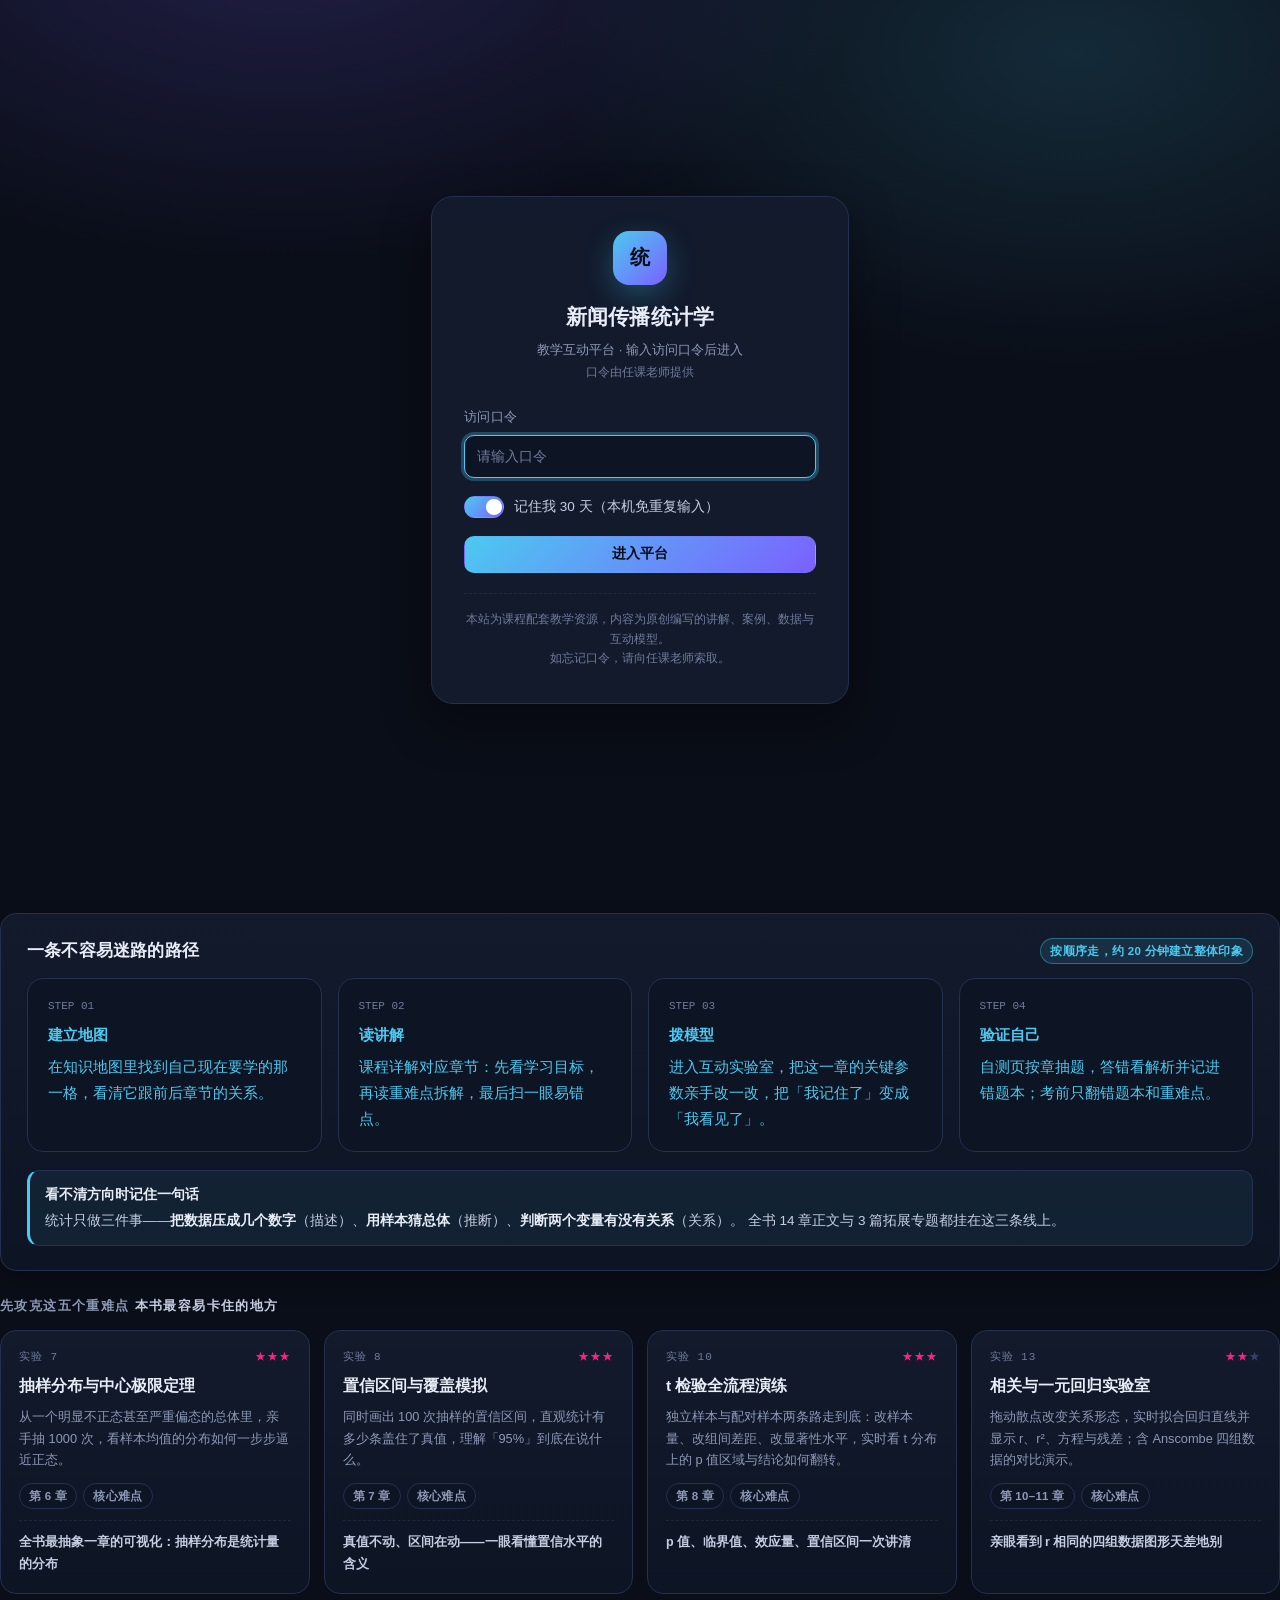
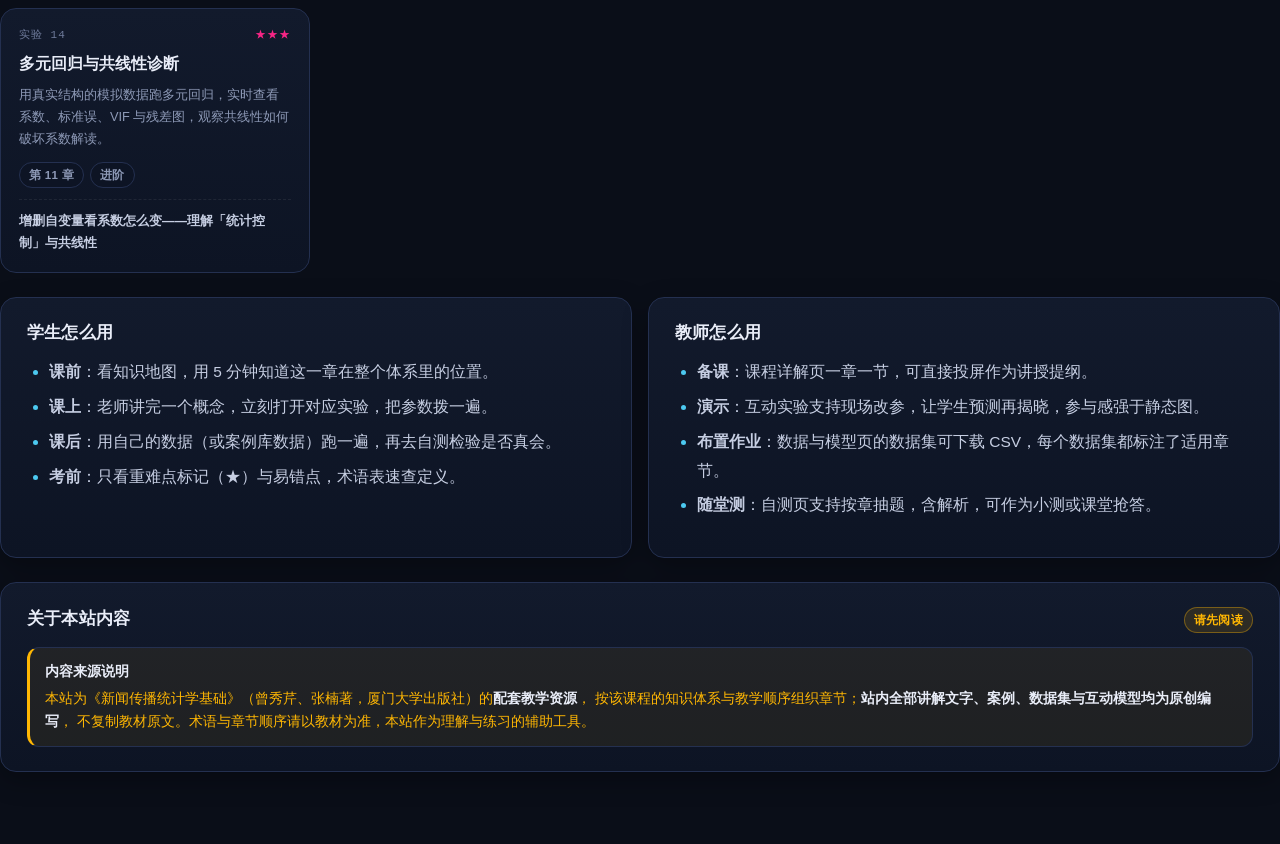
<file: index.html>
<!DOCTYPE html>
<html lang="zh-CN" data-theme="dark">
<head>
<meta charset="UTF-8">
<meta name="viewport" content="width=device-width,initial-scale=1">
<title>首页 · 新闻传播统计学教学互动平台</title>
<meta name="description" content="新闻传播统计学基础课程配套教学互动平台：知识地图、14 章详解与 3 篇拓展专题、18 个互动实验、案例库、数据集与模型、自测与术语速查。">
<link rel="stylesheet" href="assets/css/main.css">
</head>
<body>

<header data-topbar></header>

<main class="wrap page" role="main">

  <!-- ============ 首屏 ============ -->
  <section class="hero">
    <span class="eyebrow">厦门大学出版社《新闻传播统计学基础》配套教学资源</span>
    <h1>把统计<span class="gr">讲清楚</span>，<br>让新闻传播的学生不怕公式</h1>
    <p>14 章正文 + 3 篇拓展专题 · 18 个可拖动的互动实验 · 18 个真实情境案例 · 8 组可直接上手的数据集。
       每一处重难点都配了能亲手拨动的模型，抽象概念先看见，再理解。</p>
    <p class="tagline">KNOWLEDGE MAP · INTERACTIVE LAB · CASES · DATA · QUIZ</p>
    <div class="row mt24" style="justify-content:center">
      <a class="btn primary" href="map.html">从知识地图开始</a>
      <a class="btn" href="lab.html">直接进入互动实验室</a>
      <a class="btn ghost" href="about.html">使用说明</a>
    </div>
  </section>

  <!-- ============ 关键数字 ============ -->
  <section class="grid g4 mt18" id="kpiRow"></section>

  <!-- ============ 六大板块 ============ -->
  <section class="mt24">
    <div class="sect-title">平台六个入口 <b>按学习阶段划分，不必一次看完</b></div>
    <div class="grid g3" id="entryGrid"></div>
  </section>

  <!-- ============ 建议学习路径 ============ -->
  <section class="card pad-l mt24">
    <div class="card-h">
      <h2>一条不容易迷路的路径</h2>
      <span class="spacer"></span>
      <span class="badge acc">按顺序走，约 20 分钟建立整体印象</span>
    </div>
    <div class="grid g4" id="pathGrid"></div>
    <div class="callout info mt18">
      <span class="ttl">看不清方向时记住一句话</span>
      统计只做三件事——<b>把数据压成几个数字</b>（描述）、<b>用样本猜总体</b>（推断）、<b>判断两个变量有没有关系</b>（关系）。
      全书 14 章正文与 3 篇拓展专题都挂在这三条线上。
    </div>
  </section>

  <!-- ============ 重难点速览 ============ -->
  <section class="mt24">
    <div class="sect-title">先攻克这五个重难点 <b>本书最容易卡住的地方</b></div>
    <div class="mod-grid" id="keyLabGrid"></div>
  </section>

  <!-- ============ 师生用法 ============ -->
  <section class="grid g2 mt24">
    <div class="card pad-l">
      <div class="card-h"><h2>学生怎么用</h2></div>
      <div class="prose">
        <ul>
          <li><b>课前</b>：看知识地图，用 5 分钟知道这一章在整个体系里的位置。</li>
          <li><b>课上</b>：老师讲完一个概念，立刻打开对应实验，把参数拨一遍。</li>
          <li><b>课后</b>：用自己的数据（或案例库数据）跑一遍，再去自测检验是否真会。</li>
          <li><b>考前</b>：只看重难点标记（★）与易错点，术语表速查定义。</li>
        </ul>
      </div>
    </div>
    <div class="card pad-l">
      <div class="card-h"><h2>教师怎么用</h2></div>
      <div class="prose">
        <ul>
          <li><b>备课</b>：课程详解页一章一节，可直接投屏作为讲授提纲。</li>
          <li><b>演示</b>：互动实验支持现场改参，让学生预测再揭晓，参与感强于静态图。</li>
          <li><b>布置作业</b>：数据与模型页的数据集可下载 CSV，每个数据集都标注了适用章节。</li>
          <li><b>随堂测</b>：自测页支持按章抽题，含解析，可作为小测或课堂抢答。</li>
        </ul>
      </div>
    </div>
  </section>

  <!-- ============ 内容说明 ============ -->
  <section class="card pad-l mt24" id="credits">
    <div class="card-h">
      <h2>关于本站内容</h2>
      <span class="spacer"></span>
      <span class="badge warn">请先阅读</span>
    </div>
    <div class="callout warn">
      <span class="ttl">内容来源说明</span>
      本站为《新闻传播统计学基础》（曾秀芹、张楠著，厦门大学出版社）的<b>配套教学资源</b>，
      按该课程的知识体系与教学顺序组织章节；<b>站内全部讲解文字、案例、数据集与互动模型均为原创编写</b>，
      不复制教材原文。术语与章节顺序请以教材为准，本站作为理解与练习的辅助工具。
    </div>
  </section>

</main>

<footer data-footer></footer>

<script src="assets/js/stats.js"></script>
<script src="assets/js/content-a.js"></script>
<script src="assets/js/content-b.js"></script>
<script src="assets/js/library.js"></script>
<script src="assets/js/site.js"></script>
<script>
(function () {
  "use strict";
  var U = window.SITE_UI, esc = U.esc;
  var CH = window.CHAPTERS || [], MOD = window.LAB_MODULES || [],
      CAS = window.CASES || [], DS = window.DATASETS || [], G = window.GLOSSARY || [];

  /* ---- 关键数字 ---- */
  var nKeys = 0, nPit = 0;
  CH.forEach(function (c) { nKeys += (c.keys || []).length; nPit += (c.pitfalls || []).length; });

  var kpis = [
    { v: CH.length, k: "章", t: "完整知识体系", s: (window.PARTS || []).length + " 篇 · 从描述到推断" },
    { v: MOD.length, k: "个", t: "互动实验模块", s: "可拖动参数 · 实时出图" },
    { v: nKeys, k: "处", t: "重难点标注", s: "分三级：了解 / 掌握 / 核心" },
    { v: G.length, k: "条", t: "术语速查", s: "含英文对照与易错提示" }
  ];
  U.$("#kpiRow").innerHTML = kpis.map(function (x) {
    return '<div class="card tc"><div class="ro" style="border:0;background:transparent;padding:0">' +
      '<div class="v" style="font-size:30px">' + x.v + '<span class="fs14 mut" style="margin-left:4px">' + x.k + "</span></div>" +
      '<div class="k" style="margin-top:6px">' + x.t + "</div>" +
      '<div class="mini">' + x.s + "</div></div></div>";
  }).join("");

  /* ---- 六个入口 ---- */
  var entries = [
    { u: "map.html", i: "图", t: "知识地图", d: "六篇 14 章 + 拓展三篇的全景结构，一眼看清每章的位置、重难点分布与前后的依赖关系。", tag: "先看这个" },
    { u: "chapters.html", i: "解", t: "课程详解", d: "逐章讲解：学习目标、知识点、重难点拆解、易错点、公式、案例与随堂小题。", tag: "讲什么" },
    { u: "lab.html", i: "动", t: "互动实验室", d: "18 个可操作模型。改样本量、拖数据点、调显著性水平，看结论怎么变。", tag: "重难点在这" },
    { u: "cases.html", i: "案", t: "案例库", d: "18 个新闻传播真实情境：问题出在哪、该用什么方法、能得到什么结论。", tag: "怎么用" },
    { u: "data.html", i: "数", t: "数据与模型", d: "8 组可直接使用的数据集（可下载 CSV），以及一个「该用什么方法」的交互式选择器。", tag: "动手练" },
    { u: "quiz.html", i: "测", t: "自测与术语", d: "按章练习、随机抽题、错题回顾，附完整解析；术语表支持中英检索。", tag: "学会没" }
  ];
  U.$("#entryGrid").innerHTML = entries.map(function (e) {
    return '<a class="km-node" href="' + e.u + '" style="display:block">' +
      '<div class="h"><span class="badge acc">' + e.i + "</span>" +
      '<span class="nm">' + e.t + '</span><span class="spacer" style="flex:1"></span>' +
      '<span class="faint fs11 mono">' + e.tag + "</span></div>" +
      '<div class="pts">' + e.d + "</div>" +
      '<div class="kp" style="color:var(--acc)">进入 →</div></a>';
  }).join("");

  /* ---- 学习路径 ---- */
  var path = [
    { n: "01", t: "建立地图", d: "在知识地图里找到自己现在要学的那一格，看清它跟前后章节的关系。", u: "map.html" },
    { n: "02", t: "读讲解", d: "课程详解对应章节：先看学习目标，再读重难点拆解，最后扫一眼易错点。", u: "chapters.html" },
    { n: "03", t: "拨模型", d: "进入互动实验室，把这一章的关键参数亲手改一改，把「我记住了」变成「我看见了」。", u: "lab.html" },
    { n: "04", t: "验证自己", d: "自测页按章抽题，答错看解析并记进错题本；考前只翻错题本和重难点。", u: "quiz.html" }
  ];
  U.$("#pathGrid").innerHTML = path.map(function (p) {
    return '<a class="card flat" href="' + p.u + '" style="display:block">' +
      '<div class="mono fs11 faint">STEP ' + p.n + "</div>" +
      '<div style="font-size:15px;font-weight:650;margin:5px 0 6px">' + p.t + "</div>" +
      '<div class="pts">' + p.d + "</div></a>";
  }).join("");

  /* ---- 重难点实验推荐：难度 3 星的模块 ---- */
  var HOT = ["clt", "ci", "ttest", "corr-reg", "multi-reg"];
  var hot = HOT.map(function (id) {
    return MOD.filter(function (m) { return m.id === id; })[0];
  }).filter(Boolean);
  U.$("#keyLabGrid").innerHTML = hot.map(function (m) {
    return '<a class="mod-card" href="lab.html?m=' + m.id + '" style="display:block">' +
      '<div class="row" style="justify-content:space-between"><span class="n">实验 ' + m.no + "</span>" +
      '<span class="stars"><span class="on">' + "★".repeat(m.diff) + '</span><span class="off">' + "★".repeat(3 - m.diff) + "</span></span></div>" +
      '<div class="ti">' + esc(m.name) + "</div>" +
      '<div class="de">' + esc(m.desc) + "</div>" +
      '<div class="ft">' + m.tags.map(function (t) { return '<span class="badge">' + t + "</span>"; }).join("") + "</div>" +
      '<div class="cav"><b>' + esc(m.key) + "</b></div></a>";
  }).join("");

  /* ---- 术语/案例锚点（供全局搜索跳转后高亮） ---- */
  document.addEventListener("site:ready", function () {
    if (location.hash === "#credits") {
      var el = document.getElementById("credits");
      if (el) el.scrollIntoView({ behavior: "smooth", block: "start" });
    }
  });
})();
</script>
</body>
</html>
</file>
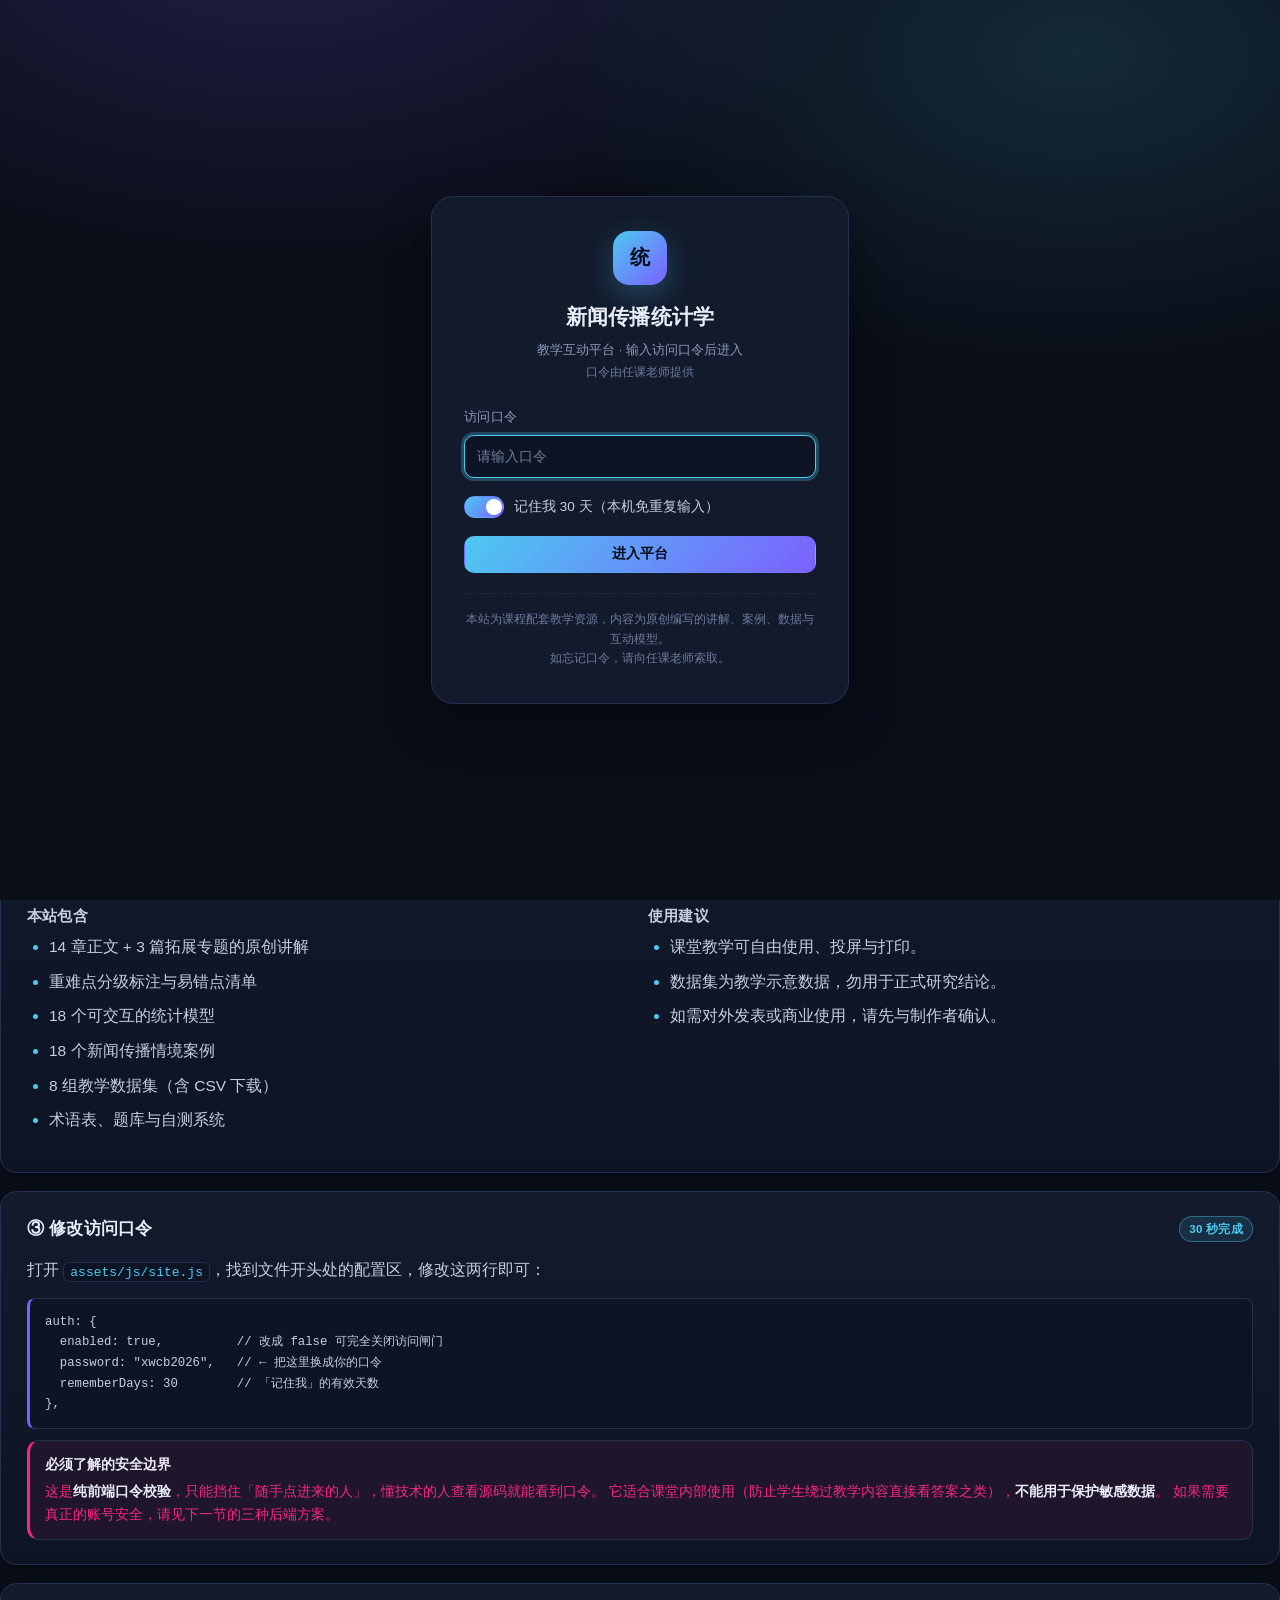
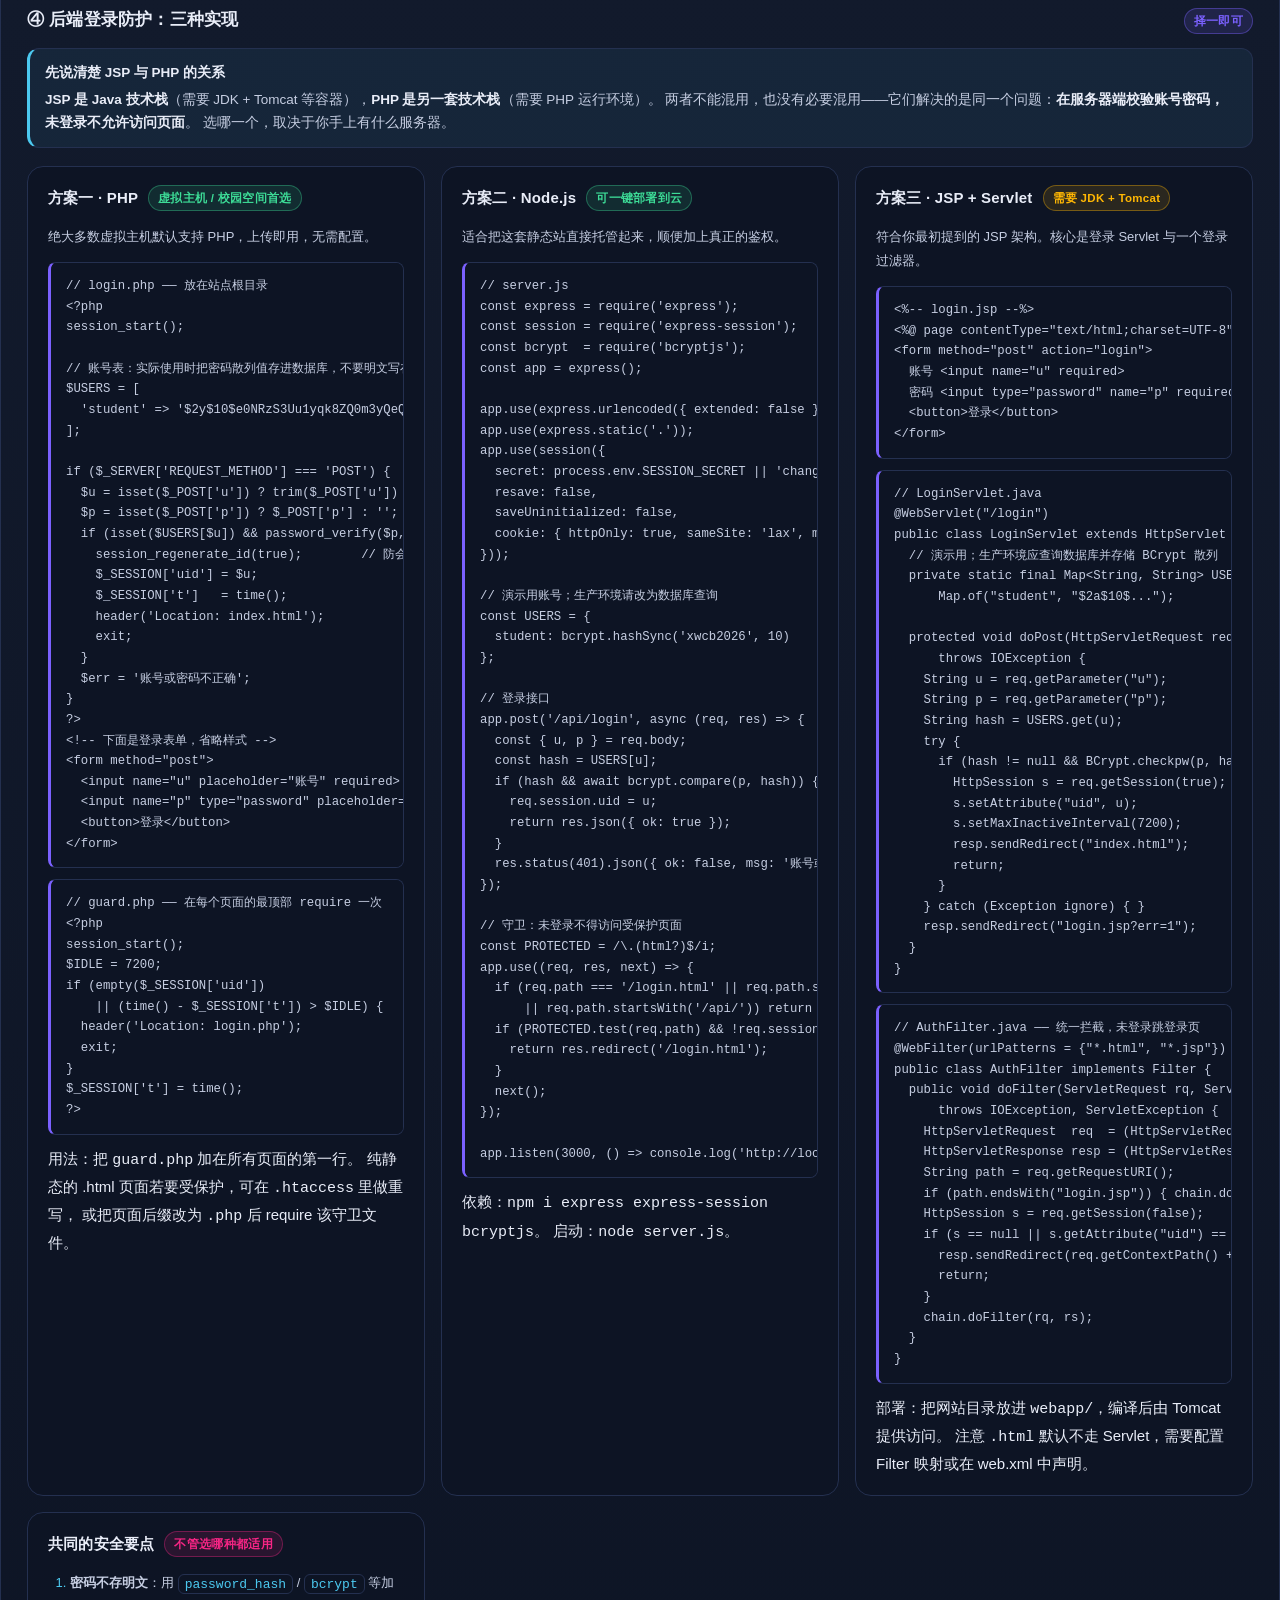
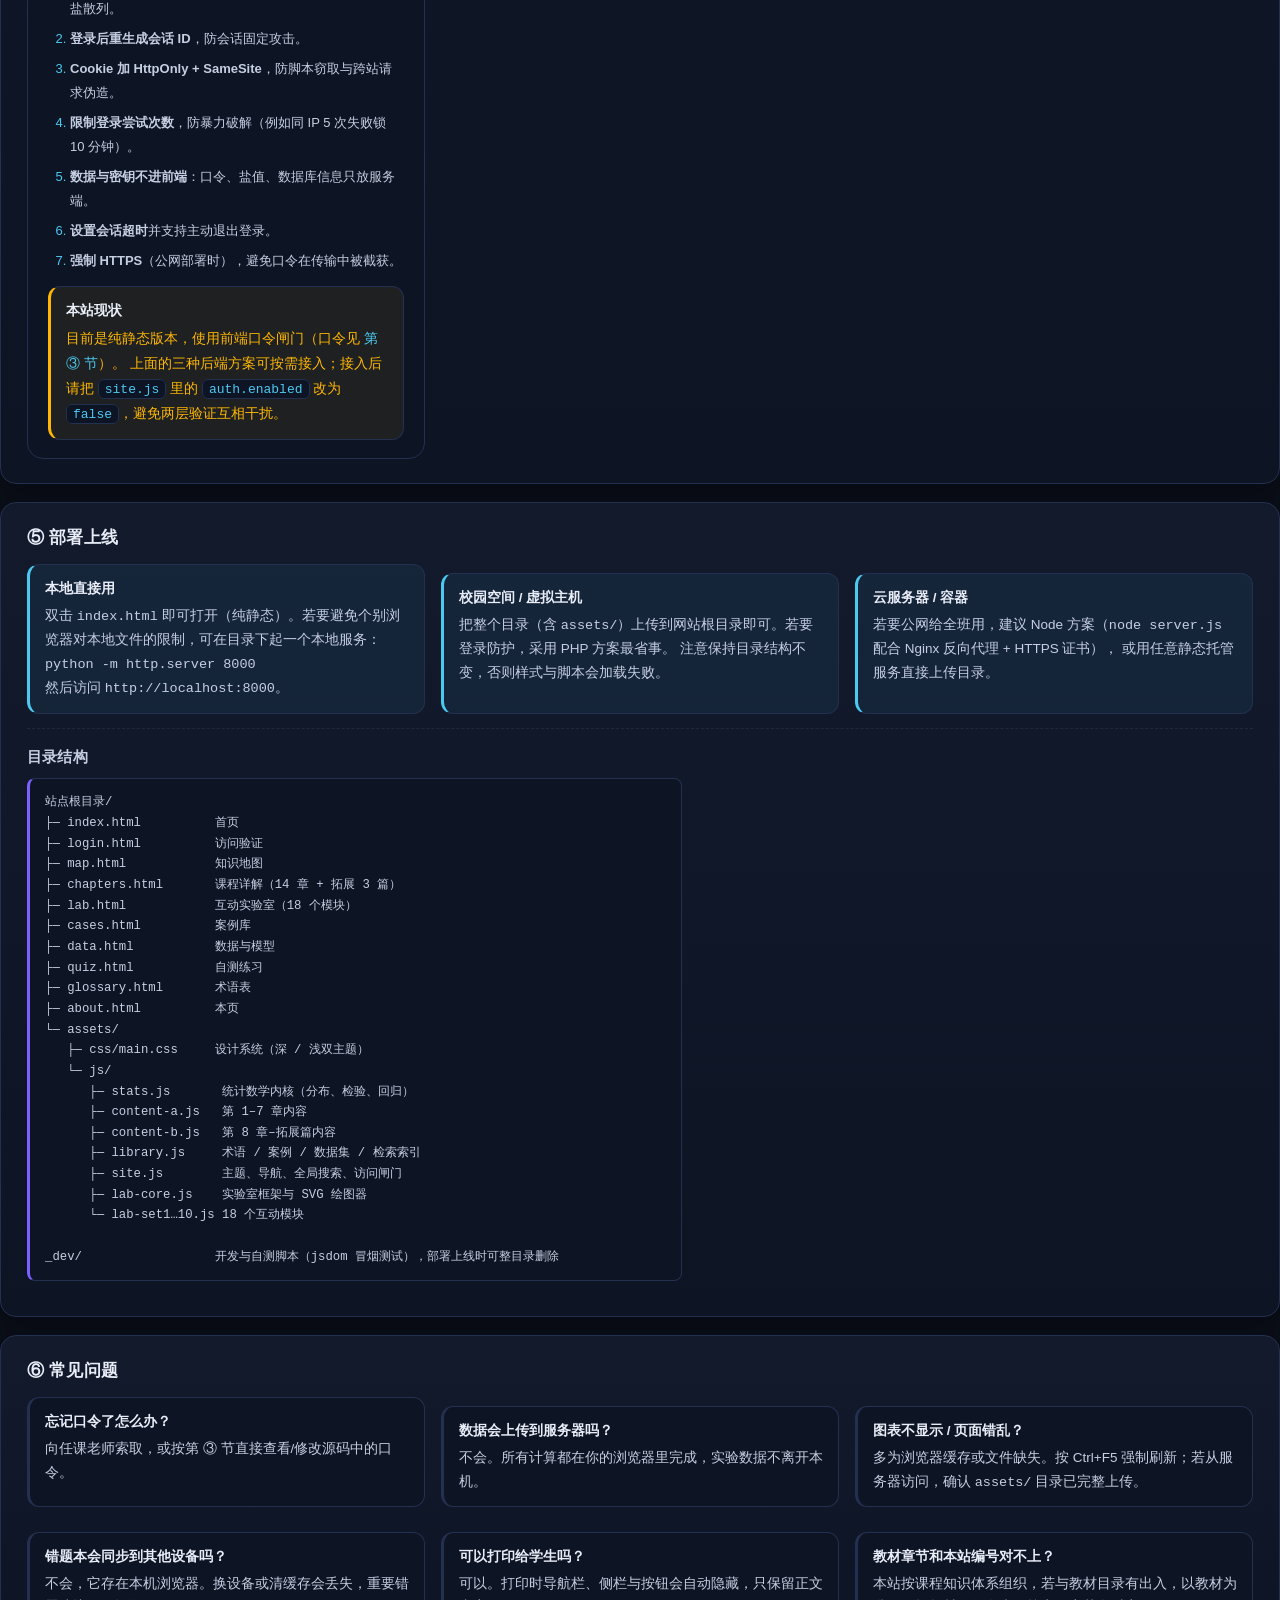
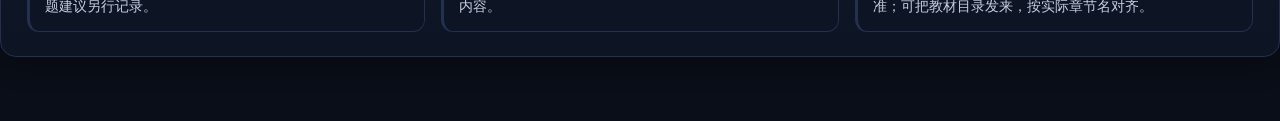
<file: about.html>
<!DOCTYPE html>
<html lang="zh-CN" data-theme="dark">
<head>
<meta charset="UTF-8">
<meta name="viewport" content="width=device-width,initial-scale=1">
<title>使用说明与部署 · 新闻传播统计学教学互动平台</title>
<meta name="description" content="平台使用说明、内容来源声明、口令修改方法，以及 PHP / Node / JSP 三种后端登录防护实现与部署指引。">
<link rel="stylesheet" href="assets/css/main.css">
</head>
<body>

<header data-topbar></header>

<main class="wrap page" role="main">

  <div class="lab-head">
    <div>
      <h1>使用说明与部署</h1>
      <p>这一页写给两类人：<b>上课的人</b>（怎么用最省力）和<b>要把它放到服务器上的人</b>（怎么改口令、怎么做真正的登录防护）。</p>
    </div>
  </div>

  <!-- 目录 -->
  <section class="card mt18">
    <div class="row">
      <a class="btn sm" href="#howto">① 怎么用</a>
      <a class="btn sm" href="#credits">② 内容来源</a>
      <a class="btn sm" href="#password">③ 改访问口令</a>
      <a class="btn sm" href="#backend">④ 后端登录防护（PHP / Node / JSP）</a>
      <a class="btn sm" href="#deploy">⑤ 部署上线</a>
      <a class="btn sm" href="#faq">⑥ 常见问题</a>
    </div>
  </section>

  <!-- ① 怎么用 -->
  <section class="card pad-l mt18" id="howto">
    <div class="card-h"><h2>① 怎么用</h2></div>
    <div class="grid g2">
      <div class="prose">
        <h4>学生</h4>
        <ol>
          <li><b>知识地图</b>定位：找到正在学的那一章，看它属于哪条主线。</li>
          <li><b>课程详解</b>精读：先看学习目标，再读重难点，最后看易错点清单。</li>
          <li><b>互动实验室</b>动手：每个实验都标了难度星级，核心难点章（★3）优先做。</li>
          <li><b>自测</b>验证：按章练习 → 错题收进错题本 → 考前只翻错题本。</li>
        </ol>
        <h4>教师</h4>
        <ol>
          <li><b>投屏讲授</b>：课程详解页一章一节，重难点已用颜色标出等级。</li>
          <li><b>课堂演示</b>：实验室支持现场改参。让学生先预测，再拖动滑块揭晓。</li>
          <li><b>布置作业</b>：数据与模型页的数据集可下载 CSV，每个都标注了适用章节。</li>
          <li><b>随堂小测</b>：自测页按章抽题，含解析，可作为小测或抢答。</li>
        </ol>
      </div>
      <div class="prose">
        <h4>全局快捷键</h4>
        <div class="kv mt10">
          <div class="k">全站搜索</div><div class="v">Ctrl + K 或 /</div>
          <div class="k">上一个 / 下一个实验</div><div class="v">Alt + ← / Alt + →</div>
          <div class="k">关闭搜索</div><div class="v">Esc</div>
          <div class="k">切换深色 / 浅色</div><div class="v">右上角按钮</div>
        </div>
        <h4 class="mt18">技术支持</h4>
        <ul>
          <li>整站为纯静态站点，<b>不需要数据库和服务器端程序</b>即可打开使用。</li>
          <li>所有图表由浏览器内的 JavaScript 实时计算与绘制，<b>数据不出本机</b>。</li>
          <li>推荐浏览器：Chrome、Edge、Safari 近两年版本（需支持 ES6 与 SVG）。</li>
          <li>已适配手机与平板；实验区在窄屏下自动改为上下布局。</li>
        </ul>
      </div>
    </div>
  </section>

  <!-- ② 内容来源 -->
  <section class="card pad-l mt18" id="credits">
    <div class="card-h"><h2>② 内容来源与使用范围</h2><span class="spacer"></span><span class="badge warn">重要</span></div>
    <div class="callout warn">
      <span class="ttl">内容来源声明</span>
      本站是《新闻传播统计学基础》（<b>曾秀芹、张楠</b> 著，<b>厦门大学出版社</b>）的课程配套教学资源，
      按该课程的知识体系与教学顺序组织章节结构。站内<b>全部讲解文字、案例、数据集与互动模型均为独立编写</b>，
      未复制教材原文。术语表述与章节顺序请以正式出版的教材为准，本站作为理解与练习的辅助工具。
    </div>
    <div class="grid g2 mt14">
      <div class="prose">
        <h4>本站包含</h4>
        <ul>
          <li>14 章正文 + 3 篇拓展专题的原创讲解</li>
          <li>重难点分级标注与易错点清单</li>
          <li>18 个可交互的统计模型</li>
          <li>18 个新闻传播情境案例</li>
          <li>8 组教学数据集（含 CSV 下载）</li>
          <li>术语表、题库与自测系统</li>
        </ul>
      </div>
      <div class="prose">
        <h4>使用建议</h4>
        <ul>
          <li>课堂教学可自由使用、投屏与打印。</li>
          <li>数据集为教学示意数据，勿用于正式研究结论。</li>
          <li>如需对外发表或商业使用，请先与制作者确认。</li>
        </ul>
      </div>
    </div>
  </section>

  <!-- ③ 改口令 -->
  <section class="card pad-l mt18" id="password">
    <div class="card-h"><h2>③ 修改访问口令</h2><span class="spacer"></span><span class="badge acc">30 秒完成</span></div>
    <div class="prose">
      <p>打开 <code>assets/js/site.js</code>，找到文件开头处的配置区，修改这两行即可：</p>
    </div>
    <pre class="code">auth: {
  enabled: true,          // 改成 false 可完全关闭访问闸门
  password: "xwcb2026",   // ← 把这里换成你的口令
  rememberDays: 30        // 「记住我」的有效天数
},</pre>
    <div class="callout danger">
      <span class="ttl">必须了解的安全边界</span>
      这是<b>纯前端口令校验</b>，只能挡住「随手点进来的人」，懂技术的人查看源码就能看到口令。
      它适合课堂内部使用（防止学生绕过教学内容直接看答案之类），<b>不能用于保护敏感数据</b>。
      如果需要真正的账号安全，请见下一节的三种后端方案。
    </div>
  </section>

  <!-- ④ 后端 -->
  <section class="card pad-l mt18" id="backend">
    <div class="card-h"><h2>④ 后端登录防护：三种实现</h2><span class="spacer"></span><span class="badge purple">择一即可</span></div>
    <div class="callout info">
      <span class="ttl">先说清楚 JSP 与 PHP 的关系</span>
      <b>JSP 是 Java 技术栈</b>（需要 JDK + Tomcat 等容器），<b>PHP 是另一套技术栈</b>（需要 PHP 运行环境）。
      两者不能混用，也没有必要混用——它们解决的是同一个问题：<b>在服务器端校验账号密码，未登录不允许访问页面</b>。
      选哪一个，取决于你手上有什么服务器。
    </div>

    <div class="grid g2 mt18">
      <div class="card flat">
        <div class="card-h"><h3 style="margin:0">方案一 · PHP</h3><span class="badge ok">虚拟主机 / 校园空间首选</span></div>
        <div class="prose fs13"><p>绝大多数虚拟主机默认支持 PHP，上传即用，无需配置。</p></div>
        <pre class="code">// login.php —— 放在站点根目录
&lt;?php
session_start();

// 账号表：实际使用时把密码散列值存进数据库，不要明文写在这里
$USERS = [
  'student' =&gt; '$2y$10$e0NRzS3Uu1yqk8ZQ0m3yQeQ7lJ8yYkz9m2Vv0k9pQ0m3yQeQ7lJ8y',
];

if ($_SERVER['REQUEST_METHOD'] === 'POST') {
  $u = isset($_POST['u']) ? trim($_POST['u']) : '';
  $p = isset($_POST['p']) ? $_POST['p'] : '';
  if (isset($USERS[$u]) &amp;&amp; password_verify($p, $USERS[$u])) {
    session_regenerate_id(true);        // 防会话固定攻击
    $_SESSION['uid'] = $u;
    $_SESSION['t']   = time();
    header('Location: index.html');
    exit;
  }
  $err = '账号或密码不正确';
}
?&gt;
&lt;!-- 下面是登录表单，省略样式 --&gt;
&lt;form method="post"&gt;
  &lt;input name="u" placeholder="账号" required&gt;
  &lt;input name="p" type="password" placeholder="密码" required&gt;
  &lt;button&gt;登录&lt;/button&gt;
&lt;/form&gt;</pre>
        <pre class="code">// guard.php —— 在每个页面的最顶部 require 一次
&lt;?php
session_start();
$IDLE = 7200;                                   // 2 小时无操作自动登出
if (empty($_SESSION['uid'])
    || (time() - $_SESSION['t']) &gt; $IDLE) {
  header('Location: login.php');
  exit;
}
$_SESSION['t'] = time();                        // 刷新活动时间
?&gt;</pre>
        <div class="note">用法：把 <code>guard.php</code> 加在所有页面的第一行。
          纯静态的 .html 页面若要受保护，可在 <code>.htaccess</code> 里做重写，
          或把页面后缀改为 <code>.php</code> 后 require 该守卫文件。</div>
      </div>

      <div class="card flat">
        <div class="card-h"><h3 style="margin:0">方案二 · Node.js</h3><span class="badge ok">可一键部署到云</span></div>
        <div class="prose fs13"><p>适合把这套静态站直接托管起来，顺便加上真正的鉴权。</p></div>
        <pre class="code">// server.js
const express = require('express');
const session = require('express-session');
const bcrypt  = require('bcryptjs');
const app = express();

app.use(express.urlencoded({ extended: false }));
app.use(express.static('.'));                    // 静态资源
app.use(session({
  secret: process.env.SESSION_SECRET || 'change-me',
  resave: false,
  saveUninitialized: false,
  cookie: { httpOnly: true, sameSite: 'lax', maxAge: 2 * 3600 * 1000 }
}));

// 演示用账号；生产环境请改为数据库查询
const USERS = {
  student: bcrypt.hashSync('xwcb2026', 10)
};

// 登录接口
app.post('/api/login', async (req, res) =&gt; {
  const { u, p } = req.body;
  const hash = USERS[u];
  if (hash &amp;&amp; await bcrypt.compare(p, hash)) {
    req.session.uid = u;
    return res.json({ ok: true });
  }
  res.status(401).json({ ok: false, msg: '账号或密码不正确' });
});

// 守卫：未登录不得访问受保护页面
const PROTECTED = /\.(html?)$/i;
app.use((req, res, next) =&gt; {
  if (req.path === '/login.html' || req.path.startsWith('/assets/')
      || req.path.startsWith('/api/')) return next();
  if (PROTECTED.test(req.path) &amp;&amp; !req.session.uid) {
    return res.redirect('/login.html');
  }
  next();
});

app.listen(3000, () =&gt; console.log('http://localhost:3000'));</pre>
        <div class="note">依赖：<code>npm i express express-session bcryptjs</code>。
          启动：<code>node server.js</code>。</div>
      </div>

      <div class="card flat">
        <div class="card-h"><h3 style="margin:0">方案三 · JSP + Servlet</h3><span class="badge warn">需要 JDK + Tomcat</span></div>
        <div class="prose fs13"><p>符合你最初提到的 JSP 架构。核心是登录 Servlet 与一个登录过滤器。</p></div>
        <pre class="code">&lt;%-- login.jsp --%&gt;
&lt;%@ page contentType="text/html;charset=UTF-8" %&gt;
&lt;form method="post" action="login"&gt;
  账号 &lt;input name="u" required&gt;
  密码 &lt;input type="password" name="p" required&gt;
  &lt;button&gt;登录&lt;/button&gt;
&lt;/form&gt;</pre>
        <pre class="code">// LoginServlet.java
@WebServlet("/login")
public class LoginServlet extends HttpServlet {
  // 演示用；生产环境应查询数据库并存储 BCrypt 散列
  private static final Map&lt;String, String&gt; USERS =
      Map.of("student", "$2a$10$...");

  protected void doPost(HttpServletRequest req, HttpServletResponse resp)
      throws IOException {
    String u = req.getParameter("u");
    String p = req.getParameter("p");
    String hash = USERS.get(u);
    try {
      if (hash != null &amp;&amp; BCrypt.checkpw(p, hash)) {
        HttpSession s = req.getSession(true);
        s.setAttribute("uid", u);
        s.setMaxInactiveInterval(7200);          // 2 小时
        resp.sendRedirect("index.html");
        return;
      }
    } catch (Exception ignore) { }
    resp.sendRedirect("login.jsp?err=1");
  }
}</pre>
        <pre class="code">// AuthFilter.java —— 统一拦截，未登录跳登录页
@WebFilter(urlPatterns = {"*.html", "*.jsp"})
public class AuthFilter implements Filter {
  public void doFilter(ServletRequest rq, ServletResponse rs, FilterChain chain)
      throws IOException, ServletException {
    HttpServletRequest  req  = (HttpServletRequest) rq;
    HttpServletResponse resp = (HttpServletResponse) rs;
    String path = req.getRequestURI();
    if (path.endsWith("login.jsp")) { chain.doFilter(rq, rs); return; }
    HttpSession s = req.getSession(false);
    if (s == null || s.getAttribute("uid") == null) {
      resp.sendRedirect(req.getContextPath() + "/login.jsp");
      return;
    }
    chain.doFilter(rq, rs);
  }
}</pre>
        <div class="note">部署：把网站目录放进 <code>webapp/</code>，编译后由 Tomcat 提供访问。
          注意 <code>.html</code> 默认不走 Servlet，需要配置 Filter 映射或在 web.xml 中声明。</div>
      </div>

      <div class="card flat">
        <div class="card-h"><h3 style="margin:0">共同的安全要点</h3><span class="badge danger">不管选哪种都适用</span></div>
        <div class="prose fs13">
          <ol>
            <li><b>密码不存明文</b>：用 <code>password_hash</code> / <code>bcrypt</code> 等加盐散列。</li>
            <li><b>登录后重生成会话 ID</b>，防会话固定攻击。</li>
            <li><b>Cookie 加 HttpOnly + SameSite</b>，防脚本窃取与跨站请求伪造。</li>
            <li><b>限制登录尝试次数</b>，防暴力破解（例如同 IP 5 次失败锁 10 分钟）。</li>
            <li><b>数据与密钥不进前端</b>：口令、盐值、数据库信息只放服务端。</li>
            <li><b>设置会话超时</b>并支持主动退出登录。</li>
            <li><b>强制 HTTPS</b>（公网部署时），避免口令在传输中被截获。</li>
          </ol>
          <div class="callout warn"><span class="ttl">本站现状</span>
            目前是纯静态版本，使用前端口令闸门（口令见 <a href="#password">第 ③ 节</a>）。
            上面的三种后端方案可按需接入；接入后请把 <code>site.js</code> 里的
            <code>auth.enabled</code> 改为 <code>false</code>，避免两层验证互相干扰。</div>
        </div>
      </div>
    </div>
  </section>

  <!-- ⑤ 部署 -->
  <section class="card pad-l mt18" id="deploy">
    <div class="card-h"><h2>⑤ 部署上线</h2></div>
    <div class="grid g3">
      <div class="callout info"><span class="ttl">本地直接用</span>
        双击 <code>index.html</code> 即可打开（纯静态）。若要避免个别浏览器对本地文件的限制，可在目录下起一个本地服务：<br>
        <code>python -m http.server 8000</code><br>然后访问 <code>http://localhost:8000</code>。</div>
      <div class="callout info"><span class="ttl">校园空间 / 虚拟主机</span>
        把整个目录（含 <code>assets/</code>）上传到网站根目录即可。若要登录防护，采用 PHP 方案最省事。
        注意保持目录结构不变，否则样式与脚本会加载失败。</div>
      <div class="callout info"><span class="ttl">云服务器 / 容器</span>
        若要公网给全班用，建议 Node 方案（<code>node server.js</code> 配合 Nginx 反向代理 + HTTPS 证书），
        或用任意静态托管服务直接上传目录。</div>
    </div>
    <div class="dashed"></div>
    <div class="prose">
      <h4>目录结构</h4>
      <pre class="code">站点根目录/
├─ index.html          首页
├─ login.html          访问验证
├─ map.html            知识地图
├─ chapters.html       课程详解（14 章 + 拓展 3 篇）
├─ lab.html            互动实验室（18 个模块）
├─ cases.html          案例库
├─ data.html           数据与模型
├─ quiz.html           自测练习
├─ glossary.html       术语表
├─ about.html          本页
└─ assets/
   ├─ css/main.css     设计系统（深 / 浅双主题）
   └─ js/
      ├─ stats.js       统计数学内核（分布、检验、回归）
      ├─ content-a.js   第 1–7 章内容
      ├─ content-b.js   第 8 章–拓展篇内容
      ├─ library.js     术语 / 案例 / 数据集 / 检索索引
      ├─ site.js        主题、导航、全局搜索、访问闸门
      ├─ lab-core.js    实验室框架与 SVG 绘图器
      └─ lab-set1…10.js 18 个互动模块

_dev/                  开发与自测脚本（jsdom 冒烟测试），部署上线时可整目录删除</pre>
    </div>
  </section>

  <!-- ⑥ FAQ -->
  <section class="card pad-l mt18" id="faq">
    <div class="card-h"><h2>⑥ 常见问题</h2></div>
    <div class="grid g2">
      <div class="callout"><span class="ttl">忘记口令了怎么办？</span>向任课老师索取，或按第 ③ 节直接查看/修改源码中的口令。</div>
      <div class="callout"><span class="ttl">数据会上传到服务器吗？</span>不会。所有计算都在你的浏览器里完成，实验数据不离开本机。</div>
      <div class="callout"><span class="ttl">图表不显示 / 页面错乱？</span>多为浏览器缓存或文件缺失。按 Ctrl+F5 强制刷新；若从服务器访问，确认 <code>assets/</code> 目录已完整上传。</div>
      <div class="callout"><span class="ttl">错题本会同步到其他设备吗？</span>不会，它存在本机浏览器。换设备或清缓存会丢失，重要错题建议另行记录。</div>
      <div class="callout"><span class="ttl">可以打印给学生吗？</span>可以。打印时导航栏、侧栏与按钮会自动隐藏，只保留正文内容。</div>
      <div class="callout"><span class="ttl">教材章节和本站编号对不上？</span>本站按课程知识体系组织，若与教材目录有出入，以教材为准；可把教材目录发来，按实际章节名对齐。</div>
    </div>
  </section>

</main>

<footer data-footer></footer>

<script src="assets/js/stats.js"></script>
<script src="assets/js/content-a.js"></script>
<script src="assets/js/content-b.js"></script>
<script src="assets/js/library.js"></script>
<script src="assets/js/site.js"></script>
</body>
</html>
</file>
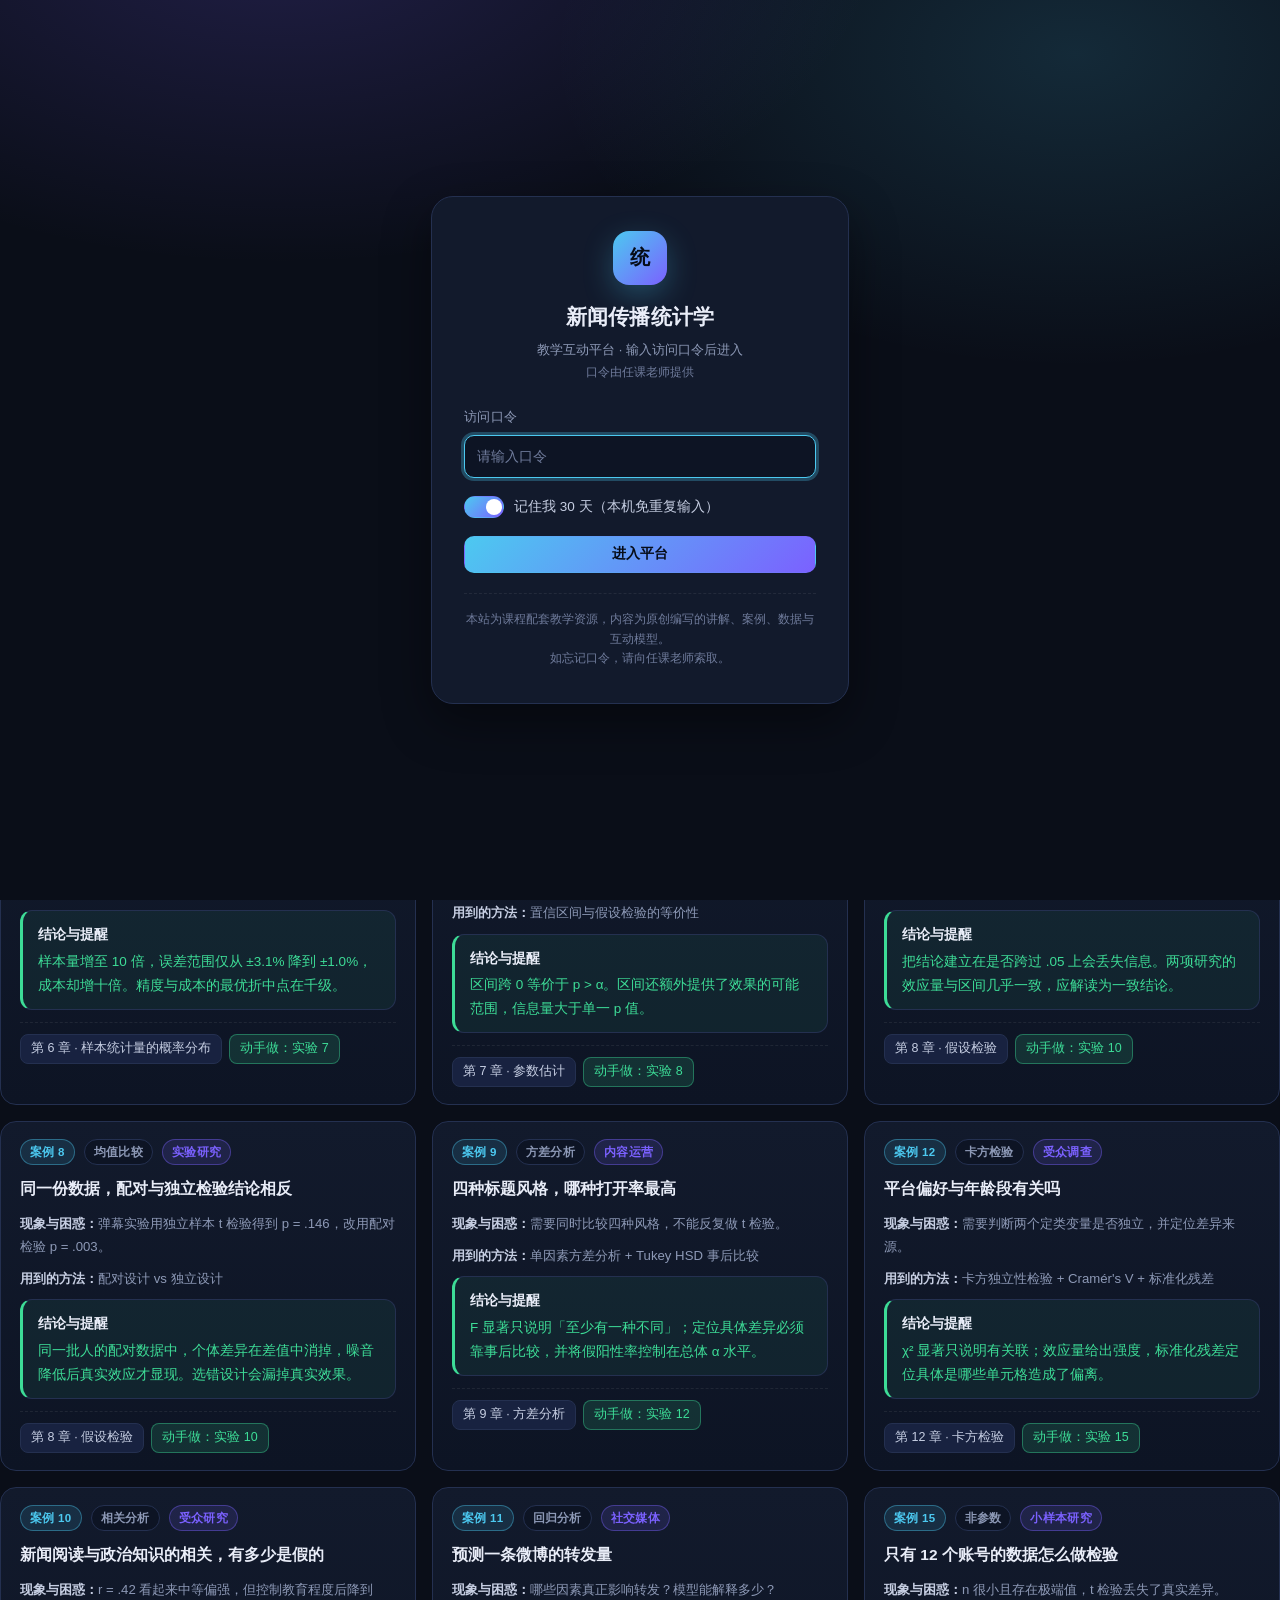
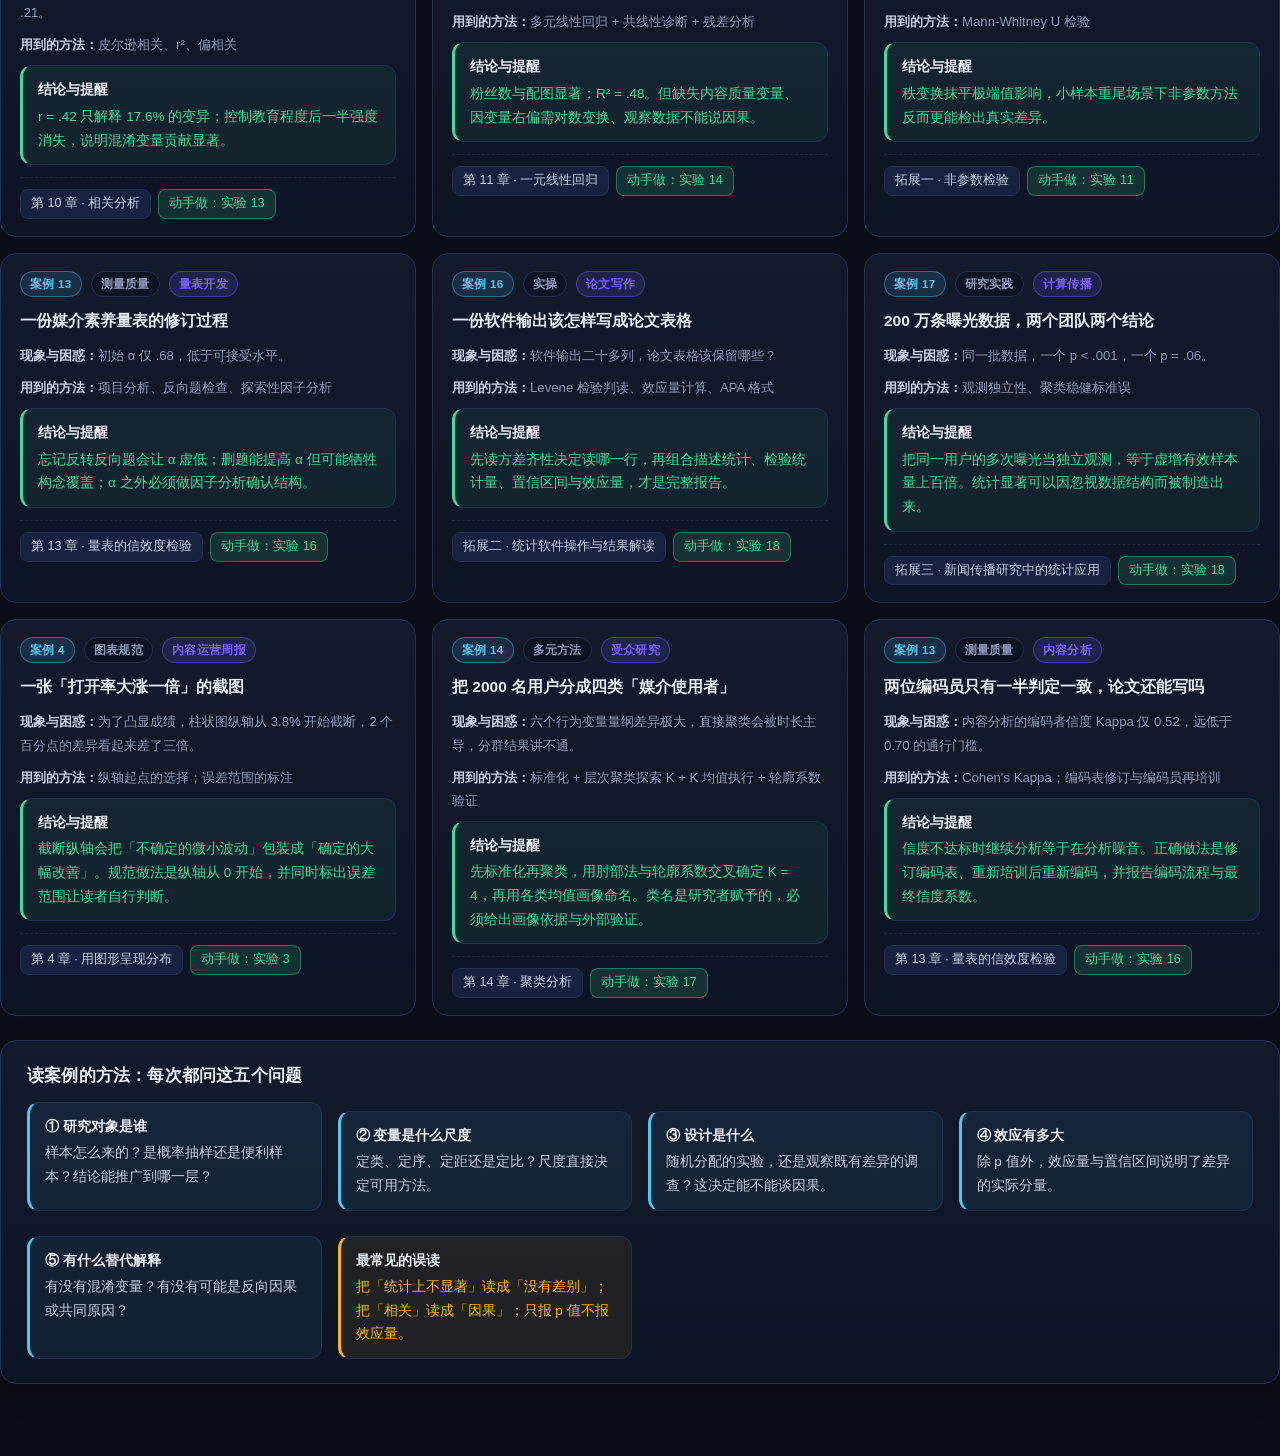
<file: cases.html>
<!DOCTYPE html>
<html lang="zh-CN" data-theme="dark">
<head>
<meta charset="UTF-8">
<meta name="viewport" content="width=device-width,initial-scale=1">
<title>案例库 · 新闻传播统计学教学互动平台</title>
<meta name="description" content="18 个新闻传播真实情境案例：问题出在哪、该用什么统计方法、能得到什么结论。">
<link rel="stylesheet" href="assets/css/main.css">
</head>
<body>

<header data-topbar></header>

<main class="wrap page" role="main">

  <div class="lab-head">
    <div>
      <h1>案例库</h1>
      <p>每个案例都来自新闻传播研究的真实场景：先看现象和困惑，再看该用哪个统计方法，
        最后看这个方法的边界在哪里。案例与互动实验、章节内容相互链接，可以顺着一条线学下去。</p>
    </div>
    <span class="spacer"></span>
    <span class="badge acc" id="caseCount"></span>
  </div>

  <section class="card mt18">
    <div class="row">
      <span class="mut fs13">按主题筛选：</span>
      <div class="chips" id="caseFilter"></div>
      <span class="spacer"></span>
      <input type="text" id="caseSearch" placeholder="搜索案例关键词…" style="max-width:230px">
    </div>
  </section>

  <div class="grid g2 mt18" id="caseGrid"></div>

  <section class="card pad-l mt24">
    <div class="card-h"><h2>读案例的方法：每次都问这五个问题</h2></div>
    <div class="grid g3">
      <div class="callout info"><span class="ttl">① 研究对象是谁</span>样本怎么来的？是概率抽样还是便利样本？结论能推广到哪一层？</div>
      <div class="callout info"><span class="ttl">② 变量是什么尺度</span>定类、定序、定距还是定比？尺度直接决定可用方法。</div>
      <div class="callout info"><span class="ttl">③ 设计是什么</span>随机分配的实验，还是观察既有差异的调查？这决定能不能谈因果。</div>
      <div class="callout info"><span class="ttl">④ 效应有多大</span>除 p 值外，效应量与置信区间说明了差异的实际分量。</div>
      <div class="callout info"><span class="ttl">⑤ 有什么替代解释</span>有没有混淆变量？有没有可能是反向因果或共同原因？</div>
      <div class="callout warn"><span class="ttl">最常见的误读</span>把「统计上不显著」读成「没有差别」；把「相关」读成「因果」；只报 p 值不报效应量。</div>
    </div>
  </section>

</main>

<footer data-footer></footer>

<script src="assets/js/stats.js"></script>
<script src="assets/js/content-a.js"></script>
<script src="assets/js/content-b.js"></script>
<script src="assets/js/library.js"></script>
<script src="assets/js/site.js"></script>
<script>
(function () {
  "use strict";
  var U = window.SITE_UI, esc = U.esc;
  var CAS = window.CASES || [], CH = window.CHAPTERS || [], MOD = window.LAB_MODULES || [];
  var tag = "all", q = "";

  var tags = ["all"].concat(CAS.map(function (c) { return c.tag; }).filter(function (t, i, a) { return a.indexOf(t) === i; }));
  U.$("#caseFilter").innerHTML = tags.map(function (t) {
    return '<button class="chip' + (t === "all" ? " active" : "") + '" data-v="' + esc(t) + '">' +
      (t === "all" ? "全部" : esc(t)) + "</button>";
  }).join("");

  function chapterOf(no) { return CH.filter(function (c) { return c.no === no; })[0]; }
  function moduleOf(id) { return MOD.filter(function (m) { return m.id === id; })[0]; }

  function render() {
    var list = CAS.filter(function (c) {
      if (tag !== "all" && c.tag !== tag) return false;
      if (q) {
        var hay = (c.title + c.problem + c.method + c.insight + c.tag + c.scene).toLowerCase();
        if (hay.indexOf(q.toLowerCase()) < 0) return false;
      }
      return true;
    });

    U.$("#caseCount").textContent = "共 " + CAS.length + " 个案例 · 当前显示 " + list.length;
    U.$("#caseGrid").innerHTML = list.length ? list.map(function (c) {
      var ch = chapterOf(c.ch), m = c.lab ? moduleOf(c.lab) : null;
      return '<article class="case-card" id="' + c.id + '">' +
        '<div class="hd"><span class="badge acc">案例 ' + c.ch + "</span>" +
        '<span class="badge">' + esc(c.tag) + "</span>" +
        '<span class="badge purple">' + esc(c.scene) + "</span></div>" +
        '<div class="k" style="font-size:15.5px;font-weight:650;margin-bottom:10px">' + esc(c.title) + "</div>" +
        '<div class="bd">' +
        '<p style="margin:0 0 9px"><b>现象与困惑：</b>' + esc(c.problem) + "</p>" +
        '<p style="margin:0 0 9px"><b>用到的方法：</b>' + esc(c.method) + "</p>" +
        '<div class="callout ok" style="margin-bottom:0"><span class="ttl">结论与提醒</span>' + esc(c.insight) + "</div>" +
        "</div>" +
        '<div class="ft">' +
        (ch ? '<a class="btn sm" href="chapters.html#' + ch.id + '">' + (ch.extra ? "" : "第 " + ch.no + " 章 · ") + esc(ch.title) + "</a>" : "") +
        (m ? '<a class="btn sm ok" href="lab.html?m=' + m.id + '">动手做：实验 ' + m.no + "</a>" : "") +
        "</div></article>";
    }).join("") : '<div class="card tc mut">没有匹配的案例，换个关键词试试。</div>';
  }

  U.$("#caseFilter").addEventListener("click", function (e) {
    var b = e.target.closest(".chip"); if (!b) return;
    tag = b.dataset.v;
    U.$$("#caseFilter .chip").forEach(function (x) { x.classList.toggle("active", x === b); });
    render();
  });

  var timer = null;
  U.$("#caseSearch").addEventListener("input", function (e) {
    clearTimeout(timer);
    var v = e.target.value.trim();
    timer = setTimeout(function () { q = v; render(); }, 160);
  });

  render();

  /* 从搜索跳过来带锚点时高亮 */
  if (location.hash) {
    setTimeout(function () {
      var el = document.querySelector(location.hash);
      if (el) { el.scrollIntoView({ behavior: "smooth", block: "center" }); el.classList.add("srch-hit");
        setTimeout(function () { el.classList.remove("srch-hit"); }, 2200); }
    }, 80);
  }
})();
</script>
</body>
</html>
</file>
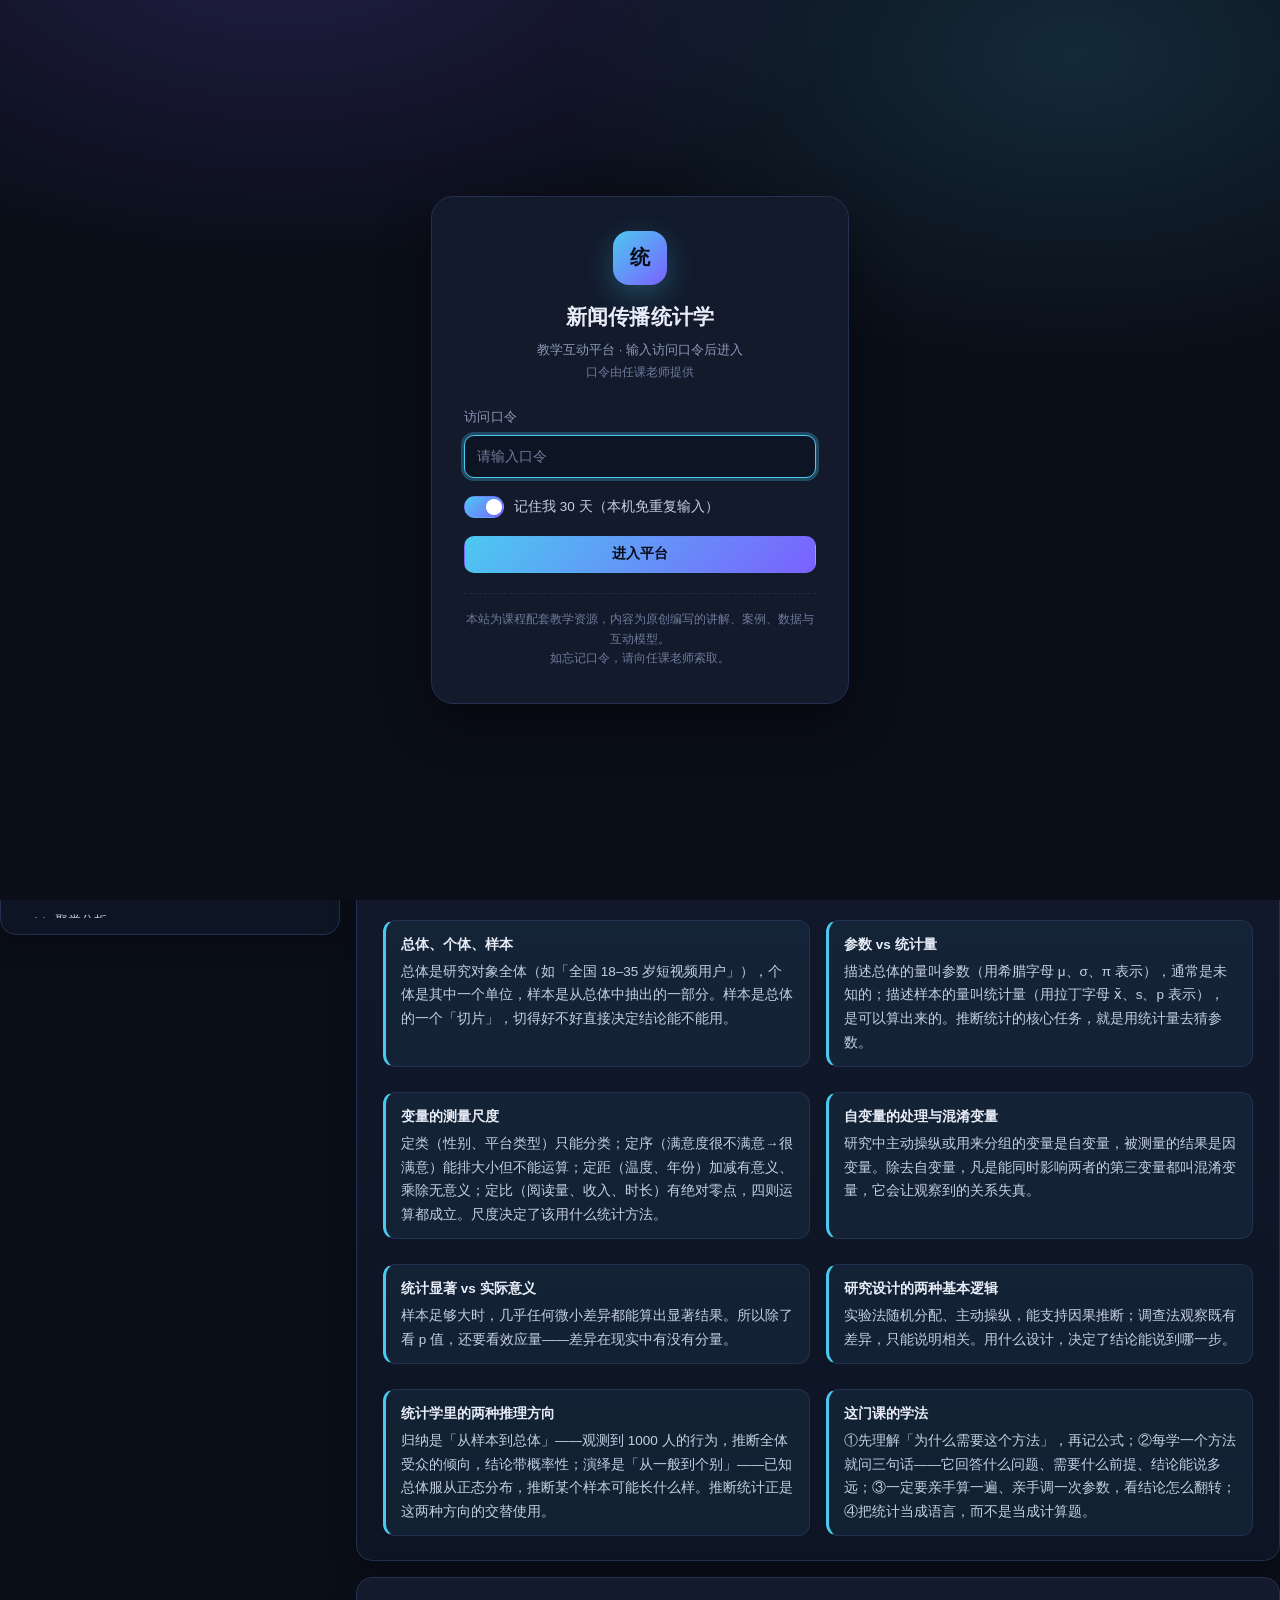
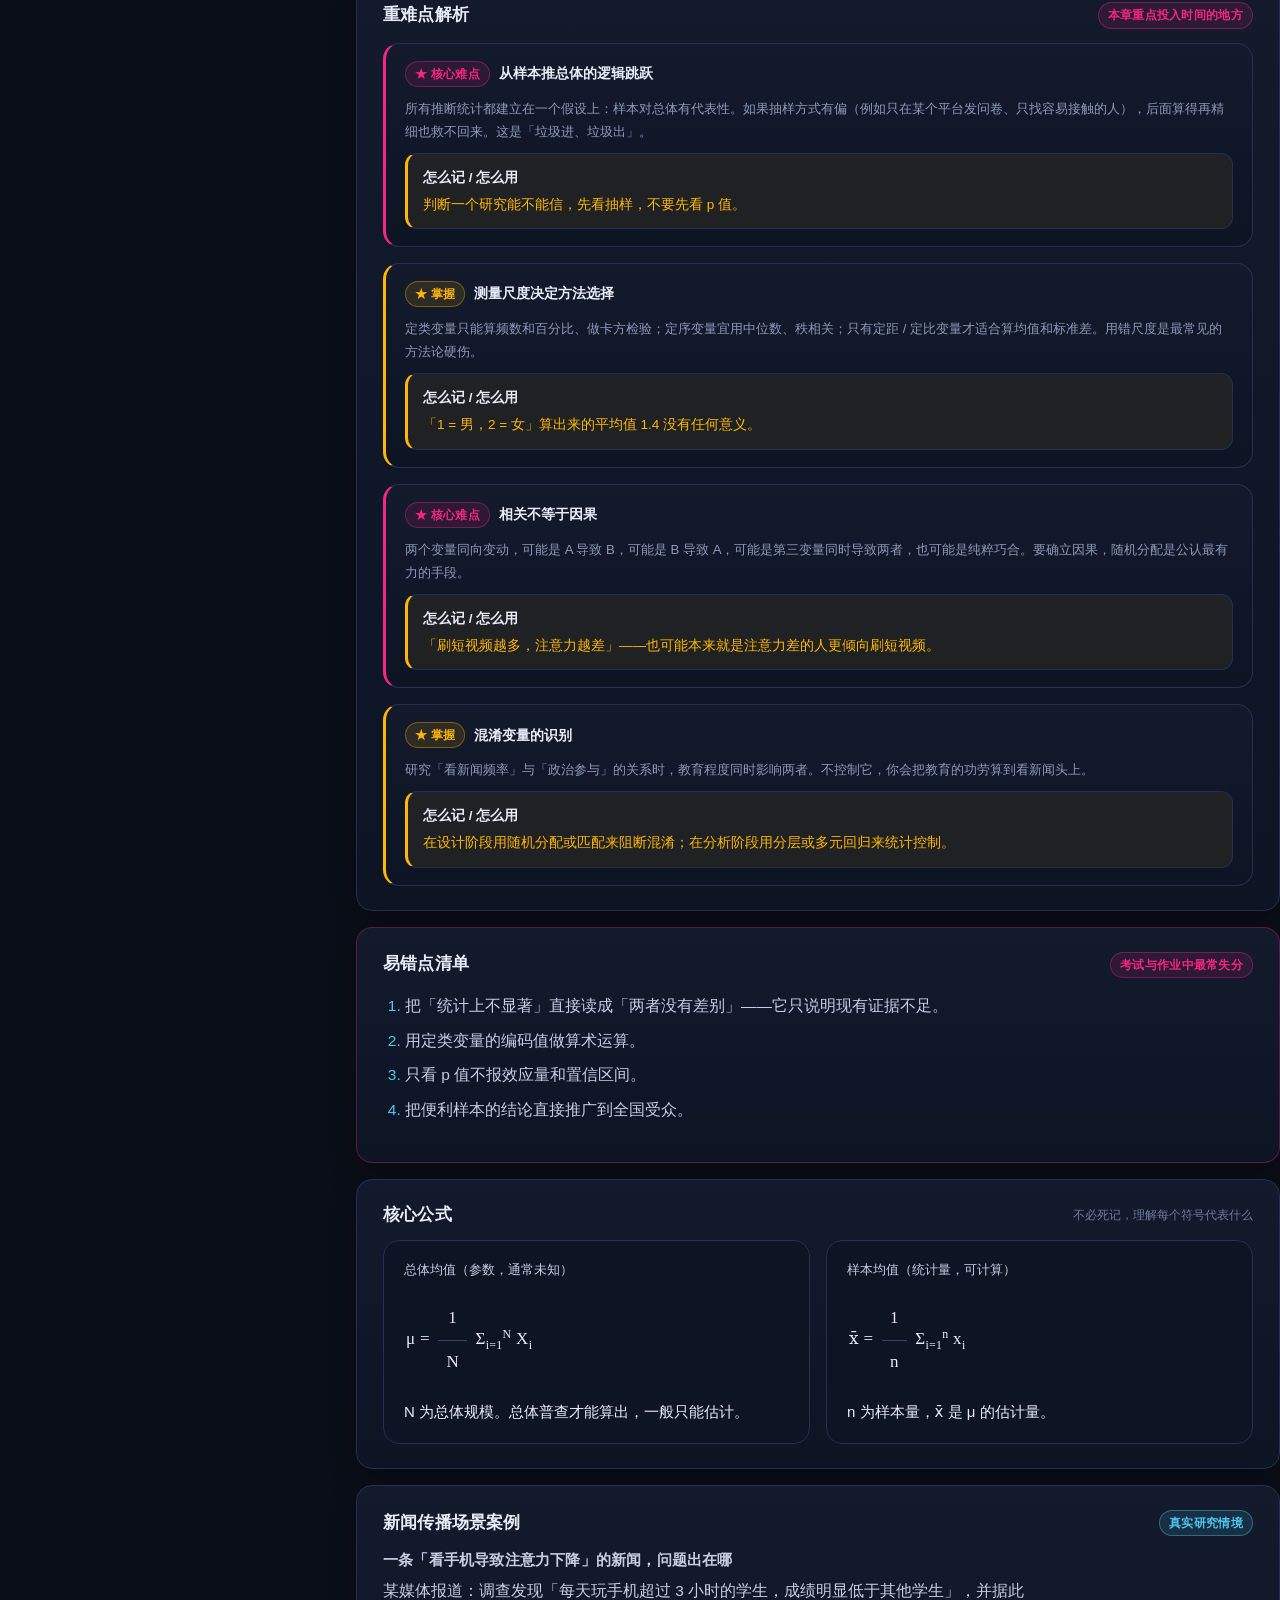
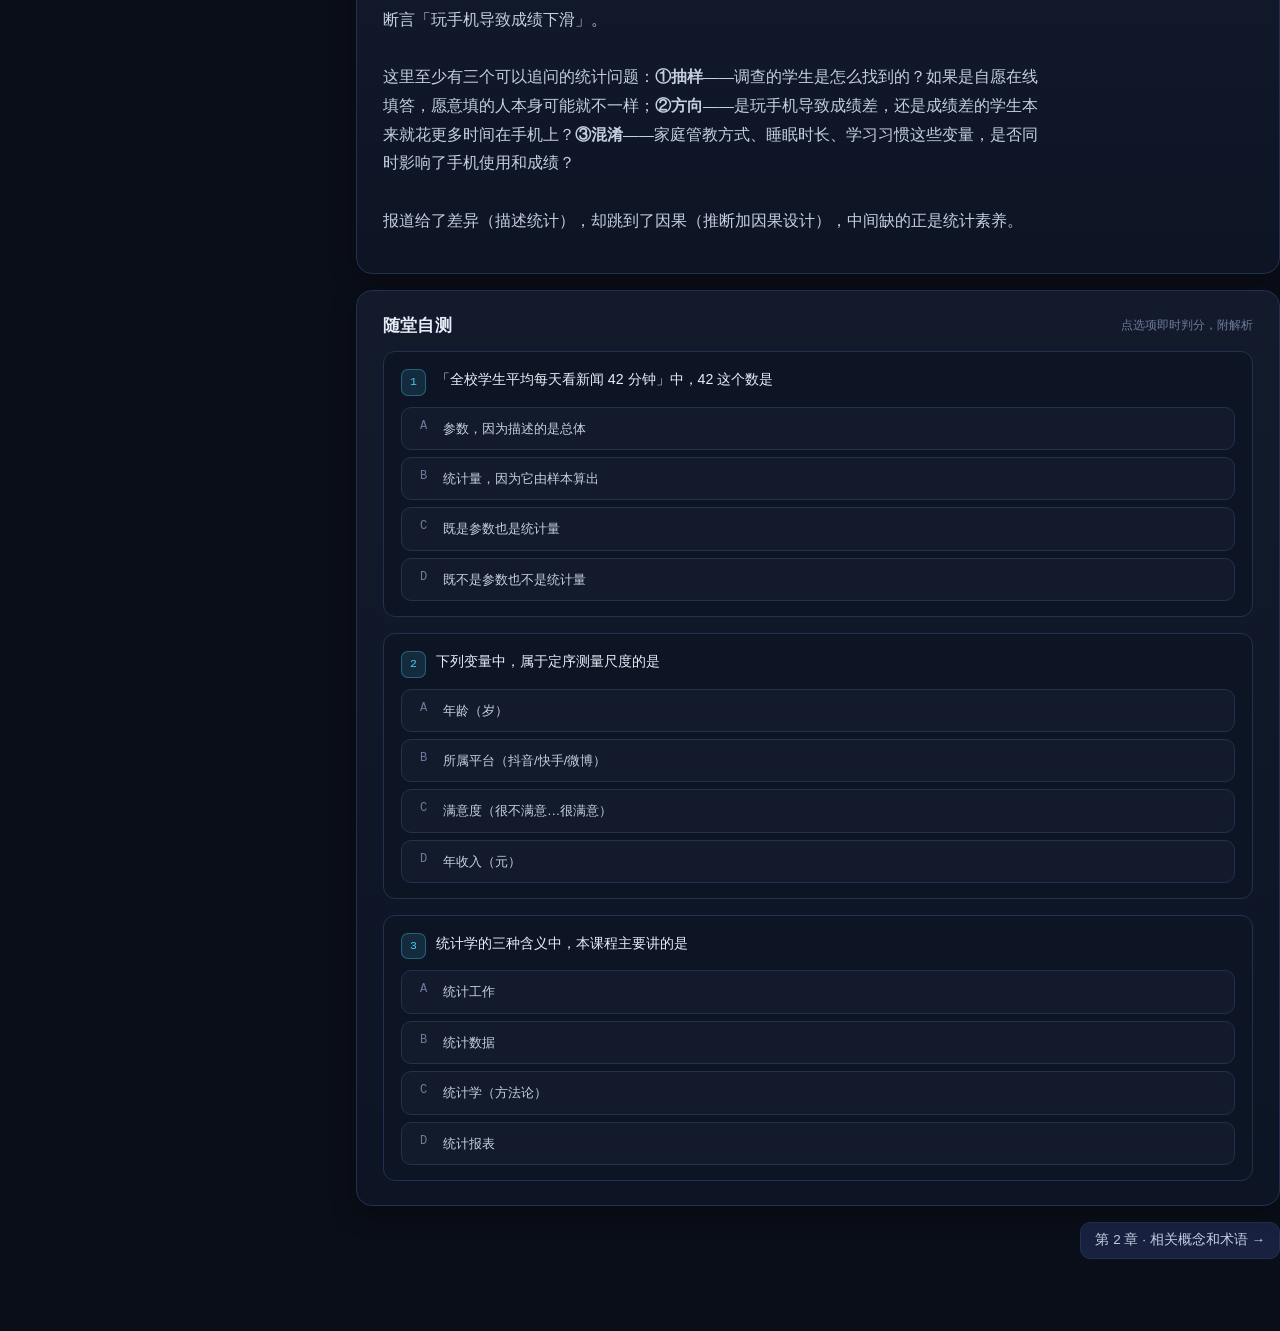
<file: chapters.html>
<!DOCTYPE html>
<html lang="zh-CN" data-theme="dark">
<head>
<meta charset="UTF-8">
<meta name="viewport" content="width=device-width,initial-scale=1">
<title>课程详解 · 新闻传播统计学教学互动平台</title>
<meta name="description" content="逐章讲解：学习目标、知识点、重难点拆解、易错点、公式、案例与随堂小题。">
<link rel="stylesheet" href="assets/css/main.css">
</head>
<body>

<header data-topbar></header>

<main class="wrap page" role="main">
  <div class="split">

    <!-- ============ 左：章节树 ============ -->
    <aside class="card panel" style="padding:16px 14px">
      <div class="row" style="gap:8px">
        <input type="text" id="chSearch" placeholder="搜索章节 / 知识点…" style="flex:1;min-width:0">
      </div>
      <div class="chips mt10" id="chFilter">
        <button class="chip active" data-v="all">全部</button>
        <button class="chip" data-v="key">含重难点</button>
        <button class="chip" data-v="lab">有实验</button>
      </div>
      <div class="dashed"></div>
      <div class="tree" id="chTree"></div>
    </aside>

    <!-- ============ 右：章节内容 ============ -->
    <section id="chBody" class="stack"></section>

  </div>
</main>

<footer data-footer></footer>

<script src="assets/js/stats.js"></script>
<script src="assets/js/content-a.js"></script>
<script src="assets/js/content-b.js"></script>
<script src="assets/js/library.js"></script>
<script src="assets/js/site.js"></script>
<script>
(function () {
  "use strict";
  var U = window.SITE_UI, esc = U.esc;
  var CH = window.CHAPTERS || [], PARTS = window.PARTS || [], MOD = window.LAB_MODULES || [];
  var cur = null, filter = "all", q = "";

  function get(id) { return CH.filter(function (c) { return c.id === id; })[0] || null; }
  function lvBadge(lv) {
    var map = { 1: ["ok", "了解"], 2: ["warn", "掌握"], 3: ["danger", "核心难点"] };
    var x = map[lv] || map[1];
    return '<span class="badge ' + x[0] + '">★ ' + x[1] + "</span>";
  }
  function partName(pid) {
    var p = PARTS.filter(function (x) { return x.id === pid; })[0];
    return p ? p.name : "";
  }
  /* 正文章显示 0X；拓展专题不占用教材章号 */
  function chNo(c) { return c.extra ? "拓" : (c.no < 10 ? "0" + c.no : "" + c.no); }
  function chPre(c) { return c.extra ? "" : "第 " + c.no + " 章 · "; }

  /* ---------------- 左侧树 ---------------- */
  function renderTree() {
    var html = PARTS.map(function (p) {
      var list = CH.filter(function (c) {
        if (c.part !== p.id) return false;
        if (filter === "key" && !(c.keys || []).length) return false;
        if (filter === "lab" && !(c.lab || []).length) return false;
        if (q) {
          var hay = (c.title + c.sub + (c.points || []).map(function (x) { return x.t + x.d; }).join("") +
            (c.keys || []).map(function (x) { return x.t + x.d; }).join("")).toLowerCase();
          if (hay.indexOf(q.toLowerCase()) < 0) return false;
        }
        return true;
      });
      if (!list.length) return "";
      return '<div class="part">' + esc(p.name) + "</div>" + list.map(function (c) {
        return '<a href="#' + c.id + '" data-id="' + c.id + '"' + (c.id === cur ? ' class="active"' : "") + ">" +
          '<span class="no">' + chNo(c) + "</span>" +
          '<span style="flex:1;min-width:0">' + esc(c.title) + "</span>" +
          ((c.keys || []).length ? '<span class="key-dot" title="含重难点"></span>' : "") +
          "</a>";
      }).join("");
    }).join("");
    U.$("#chTree").innerHTML = html || '<div class="mut fs13 tc" style="padding:20px">没有匹配的章节</div>';
  }

  /* ---------------- 右侧内容 ---------------- */
  function renderChapter(id) {
    var c = get(id) || CH[0];
    if (!c) return;
    cur = c.id;
    renderTree();

    var idx = CH.indexOf(c), prev = CH[idx - 1], next = CH[idx + 1];
    var labs = (c.lab || []).map(function (x) {
      return MOD.filter(function (m) { return m.id === x; })[0];
    }).filter(Boolean);

    var html = "";

    /* 标题区 */
    html += '<div class="card lab-head" style="display:block">' +
      '<div class="row" style="gap:8px"><span class="badge acc">' + (c.extra ? "拓展专题" : "CH " + chNo(c)) + "</span>" +
      '<span class="badge">' + esc(partName(c.part)) + "</span>" +
      '<span class="spacer"></span><span class="faint fs12 mono">' + c.id + "</span></div>" +
      '<h1 style="margin-top:10px">' + esc(c.title) + "</h1>" +
      '<p class="mut" style="font-size:14.5px;margin-top:6px">' + esc(c.sub || "") + "</p>" +
      '<div class="tags mt14">' +
      '<span class="badge ok">' + (c.points || []).length + " 个知识点</span>" +
      '<span class="badge danger">' + (c.keys || []).length + " 处重难点</span>" +
      '<span class="badge warn">' + (c.pitfalls || []).length + " 个易错点</span>" +
      (labs.length ? '<span class="badge purple">' + labs.length + " 个配套实验</span>" : "") +
      "</div></div>";

    /* 学习目标 + 导语 */
    html += '<div class="grid g2">' +
      '<div class="card"><div class="card-h"><h2>学完这一章，你应该能</h2></div><div class="prose"><ul>' +
      (c.goals || []).map(function (g) { return "<li>" + esc(g) + "</li>"; }).join("") +
      "</ul></div></div>" +
      '<div class="card"><div class="card-h"><h2>这一章在讲什么</h2></div>' +
      '<div class="prose"><p>' + esc(c.intro || "") + "</p></div></div></div>";

    /* 知识点 */
    if ((c.points || []).length) {
      html += '<div class="card pad-l"><div class="card-h"><h2>知识点</h2>' +
        '<span class="spacer"></span><span class="faint fs12">基础应知，先通读一遍</span></div>' +
        '<div class="grid g2">' + c.points.map(function (p) {
          return '<div class="callout info"><span class="ttl">' + esc(p.t) + "</span>" + esc(p.d) + "</div>";
        }).join("") + "</div></div>";
    }

    /* 重难点 */
    if ((c.keys || []).length) {
      html += '<div class="card pad-l"><div class="card-h"><h2>重难点解析</h2>' +
        '<span class="spacer"></span><span class="badge danger">本章重点投入时间的地方</span></div>' +
        '<div class="stack">' + c.keys.map(function (k) {
          return '<div class="case-card" style="border-left:3px solid ' +
            (k.lv === 3 ? "var(--danger)" : k.lv === 2 ? "var(--warn)" : "var(--ok)") + '">' +
            '<div class="hd">' + lvBadge(k.lv) + '<span class="k">' + esc(k.t) + "</span></div>" +
            '<div class="bd">' + esc(k.d) + "</div>" +
            (k.tip ? '<div class="callout warn mt10" style="margin-bottom:0"><span class="ttl">怎么记 / 怎么用</span>' + esc(k.tip) + "</div>" : "") +
            "</div>";
        }).join("") + "</div></div>";
    }

    /* 易错点 */
    if ((c.pitfalls || []).length) {
      html += '<div class="card pad-l" style="border-color:rgba(247,37,133,.32)">' +
        '<div class="card-h"><h2>易错点清单</h2><span class="spacer"></span>' +
        '<span class="badge danger">考试与作业中最常失分</span></div>' +
        '<div class="prose"><ol>' + c.pitfalls.map(function (p) { return "<li>" + esc(p) + "</li>"; }).join("") +
        "</ol></div></div>";
    }

    /* 公式 */
    if ((c.formulas || []).length) {
      html += '<div class="card pad-l"><div class="card-h"><h2>核心公式</h2>' +
        '<span class="spacer"></span><span class="faint fs12">不必死记，理解每个符号代表什么</span></div>' +
        '<div class="grid g2">' + c.formulas.map(function (f) {
          return '<div class="card flat"><div class="row" style="justify-content:space-between">' +
            '<span class="fs13 dim">' + esc(f.name) + '</span></div>' +
            '<div class="formula" style="font-size:17px;margin:10px 0">' + f.html + "</div>" +
            (f.note ? '<div class="note">' + esc(f.note) + "</div>" : "") + "</div>";
        }).join("") + "</div></div>";
    }

    /* 案例 */
    if (c.caseTxt) {
      html += '<div class="card pad-l"><div class="card-h"><h2>新闻传播场景案例</h2>' +
        '<span class="spacer"></span><span class="badge acc">真实研究情境</span></div>' +
        '<div class="prose"><h4 style="margin-top:0">' + esc(c.caseTxt.title) + "</h4>" +
        '<p>' + c.caseTxt.body + "</p></div></div>";
    }

    /* 关联实验 */
    if (labs.length) {
      html += '<div class="card pad-l"><div class="card-h"><h2>配套互动实验</h2>' +
        '<span class="spacer"></span><span class="badge purple">边调参数边理解</span></div>' +
        '<div class="mod-grid">' + labs.map(function (m) {
          return '<a class="mod-card" href="lab.html?m=' + m.id + '" style="display:block">' +
            '<div class="row" style="justify-content:space-between"><span class="n">实验 ' + m.no + "</span>" +
            '<span class="stars"><span class="on">' + "★".repeat(m.diff) + '</span><span class="off">' + "★".repeat(3 - m.diff) + "</span></span></div>" +
            '<div class="ti">' + esc(m.name) + "</div>" +
            '<div class="de">' + esc(m.desc) + "</div>" +
            '<div class="cav"><b>' + esc(m.key) + "</b></div></a>";
        }).join("") + "</div></div>";
    }

    /* 随堂自测 */
    if ((c.quiz || []).length) {
      html += '<div class="card pad-l"><div class="card-h"><h2>随堂自测</h2>' +
        '<span class="spacer"></span><span class="faint fs12">点选项即时判分，附解析</span></div>' +
        '<div class="stack" id="chQuiz">' + c.quiz.map(function (qq, i) {
          return '<div class="q-item" data-qi="' + i + '">' +
            '<div class="qh"><span class="qn">' + (i + 1) + '</span><span class="qt">' + esc(qq.q) + "</span></div>" +
            '<div class="opts">' + (qq.o || []).map(function (o, j) {
              return '<div class="opt" data-j="' + j + '"><span class="lb">' + "ABCD"[j] + "</span><span>" + esc(o) + "</span></div>";
            }).join("") + "</div>" +
            '<div class="q-exp" hidden><b>解析</b>' + esc(qq.e || "") + "</div></div>";
        }).join("") + "</div></div>";
    }

    /* 上一章 / 下一章 */
    html += '<div class="row" style="justify-content:space-between">' +
      (prev ? '<a class="btn" href="#' + prev.id + '">← ' + chPre(prev) + esc(prev.title) + "</a>" : "<span></span>") +
      (next ? '<a class="btn" href="#' + next.id + '">' + chPre(next) + esc(next.title) + " →</a>" : "<span></span>") +
      "</div>";

    U.$("#chBody").innerHTML = html;

    /* 自测交互 */
    var quiz = U.$("#chQuiz");
    if (quiz) {
      quiz.addEventListener("click", function (e) {
        var opt = e.target.closest(".opt"); if (!opt) return;
        var item = opt.closest(".q-item");
        if (item.dataset.done === "1") return;
        var qi = +item.dataset.qi, j = +opt.dataset.j, ans = c.quiz[qi].a;
        U.$$(".opt", item).forEach(function (el, k) {
          if (k === ans) el.classList.add("right");
          else if (k === j) el.classList.add("wrong");
          else el.classList.add("dim");
        });
        item.dataset.done = "1";
        U.$(".q-exp", item).hidden = false;
      });
    }

    /* 记录已读 */
    try {
      var rd = JSON.parse(localStorage.getItem("xwcb.read") || "[]");
      if (rd.indexOf(c.id) < 0) { rd.push(c.id); localStorage.setItem("xwcb.read", JSON.stringify(rd)); }
    } catch (err) { }

    window.scrollTo({ top: 0, behavior: "smooth" });
  }

  /* ---------------- 路由 ---------------- */
  function route() {
    var id = (location.hash || "").replace("#", "");
    if (!get(id)) id = CH[0] ? CH[0].id : "";
    renderChapter(id);
  }

  U.$("#chFilter").addEventListener("click", function (e) {
    var b = e.target.closest(".chip"); if (!b) return;
    filter = b.dataset.v;
    U.$$("#chFilter .chip").forEach(function (x) { x.classList.toggle("active", x === b); });
    renderTree();
  });

  var timer = null;
  U.$("#chSearch").addEventListener("input", function (e) {
    clearTimeout(timer);
    var v = e.target.value.trim();
    timer = setTimeout(function () { q = v; renderTree(); }, 160);
  });

  window.addEventListener("hashchange", route);
  route();
})();
</script>
</body>
</html>
</file>
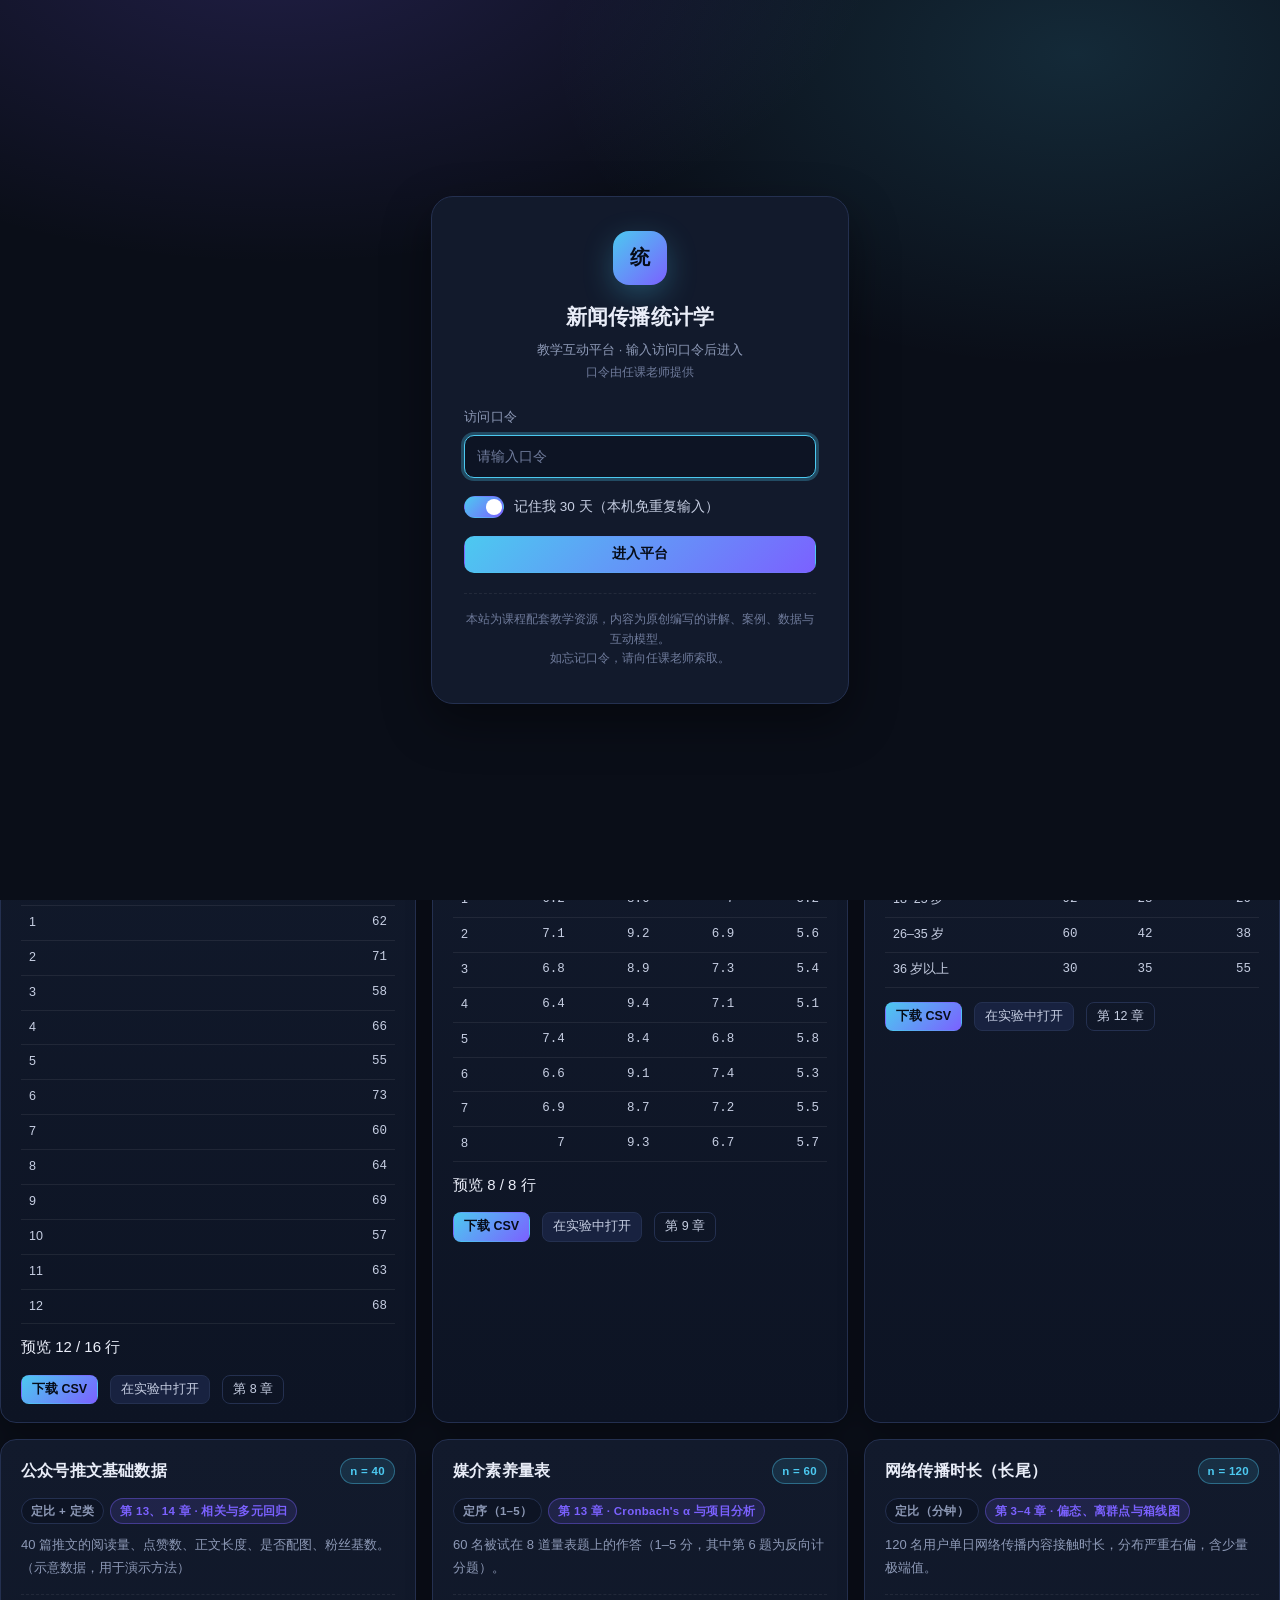
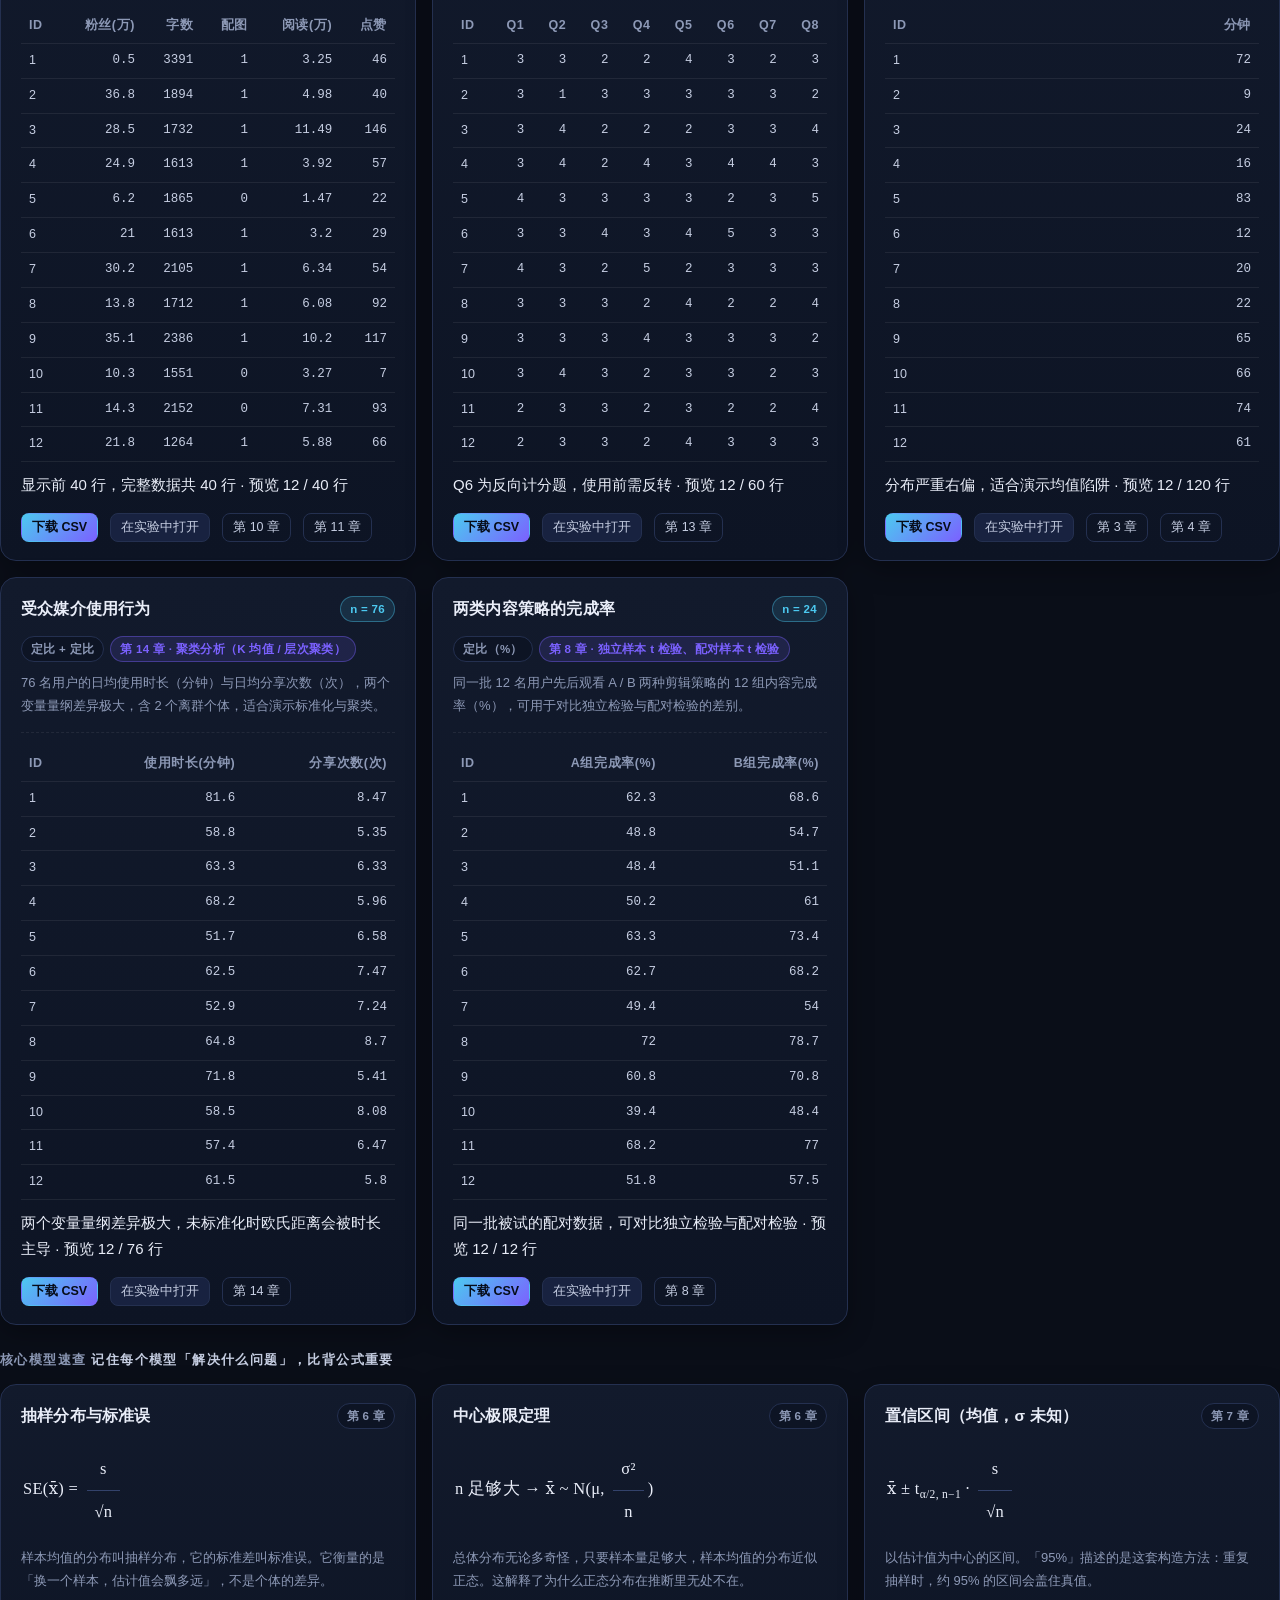
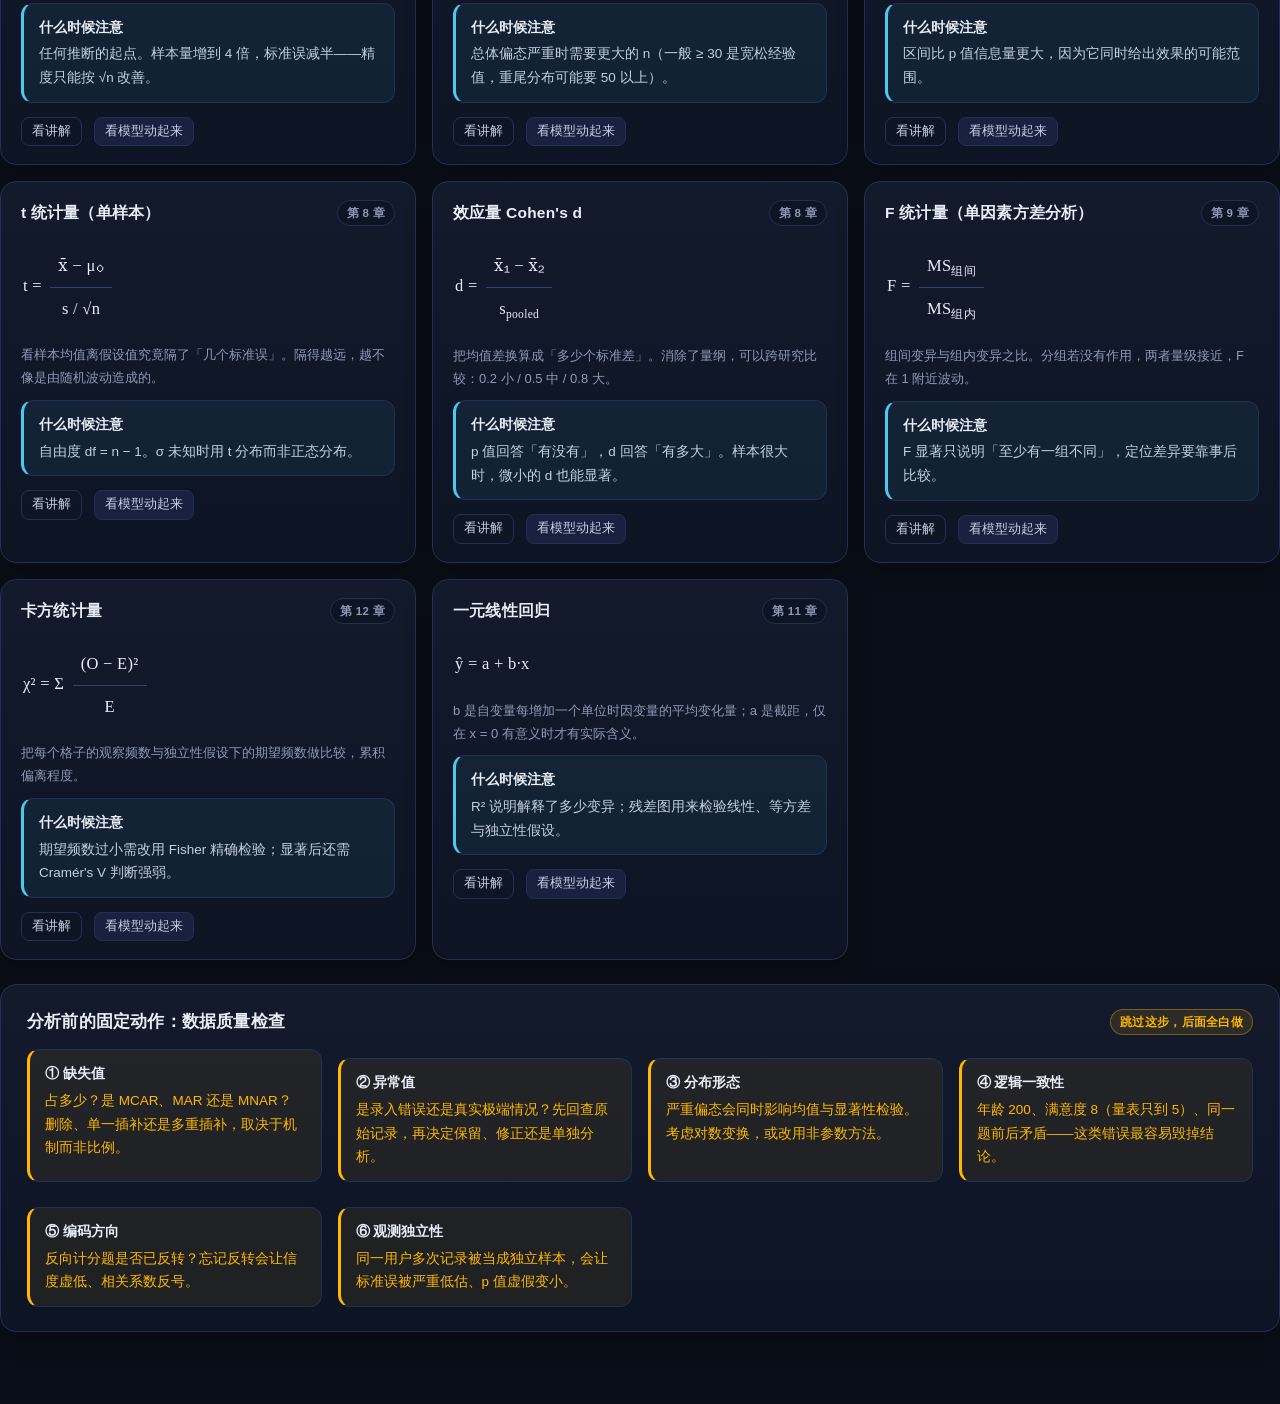
<file: data.html>
<!DOCTYPE html>
<html lang="zh-CN" data-theme="dark">
<head>
<meta charset="UTF-8">
<meta name="viewport" content="width=device-width,initial-scale=1">
<title>数据与模型 · 新闻传播统计学教学互动平台</title>
<meta name="description" content="8 组可直接使用的教学数据集（支持下载 CSV），以及一个交互式统计方法选择器与核心模型速查。">
<link rel="stylesheet" href="assets/css/main.css">
</head>
<body>

<header data-topbar></header>

<main class="wrap page" role="main">

  <div class="lab-head">
    <div>
      <h1>数据与模型</h1>
      <p>这里有两样东西：<b>能直接上手的数据集</b>（每个都标注了适用章节，可下载 CSV 做作业），
        以及一个<b>方法选择器</b>——回答两个问题，它告诉你该用哪个统计方法、为什么、需要什么前提条件。</p>
    </div>
    <span class="spacer"></span>
    <a class="btn" href="lab.html?m=data-lab">打开数据工作台 →</a>
  </div>

  <!-- ============ 方法选择器 ============ -->
  <section class="card pad-l mt18" id="picker">
    <div class="card-h">
      <h2>该用什么方法？</h2>
      <span class="spacer"></span>
      <span class="badge purple">交互式方法选择器</span>
    </div>
    <div class="grid g2">
      <div>
        <div class="ctrl" style="border-top:0;padding-top:0">
          <div class="ctrl-h"><span class="lab">第 1 步 · 你的研究目的是什么？</span></div>
          <div class="chips" id="p1" style="flex-direction:column;align-items:stretch;gap:6px"></div>
        </div>
        <div id="p2Box" hidden>
          <div class="ctrl">
            <div class="ctrl-h"><span class="lab" id="p2Lab">第 2 步 · 补充条件</span></div>
            <div class="chips" id="p2" style="flex-direction:column;align-items:stretch;gap:6px"></div>
          </div>
        </div>
      </div>
      <div id="pOut">
        <div class="empty">
          从左边选择你的研究目的<br>
          <span class="fs12">不确定也没关系，选最接近的那一项，答案会说明边界条件</span>
        </div>
      </div>
    </div>
  </section>

  <!-- ============ 数据集 ============ -->
  <section class="mt24">
    <div class="sect-title">教学数据集 <b>共 8 组 · 可直接下载 CSV 用于作业</b></div>
    <div class="grid g2" id="dsGrid"></div>
  </section>

  <!-- ============ 模型速查 ============ -->
  <section class="mt24">
    <div class="sect-title">核心模型速查 <b>记住每个模型「解决什么问题」，比背公式重要</b></div>
    <div class="grid g2" id="modelGrid"></div>
  </section>

  <!-- ============ 数据质量 ============ -->
  <section class="card pad-l mt24">
    <div class="card-h"><h2>分析前的固定动作：数据质量检查</h2><span class="spacer"></span>
      <span class="badge warn">跳过这步，后面全白做</span></div>
    <div class="grid g3">
      <div class="callout warn"><span class="ttl">① 缺失值</span>占多少？是 MCAR、MAR 还是 MNAR？删除、单一插补还是多重插补，取决于机制而非比例。</div>
      <div class="callout warn"><span class="ttl">② 异常值</span>是录入错误还是真实极端情况？先回查原始记录，再决定保留、修正还是单独分析。</div>
      <div class="callout warn"><span class="ttl">③ 分布形态</span>严重偏态会同时影响均值与显著性检验。考虑对数变换，或改用非参数方法。</div>
      <div class="callout warn"><span class="ttl">④ 逻辑一致性</span>年龄 200、满意度 8（量表只到 5）、同一题前后矛盾——这类错误最容易毁掉结论。</div>
      <div class="callout warn"><span class="ttl">⑤ 编码方向</span>反向计分题是否已反转？忘记反转会让信度虚低、相关系数反号。</div>
      <div class="callout warn"><span class="ttl">⑥ 观测独立性</span>同一用户多次记录被当成独立样本，会让标准误被严重低估、p 值虚假变小。</div>
    </div>
  </section>

</main>

<footer data-footer></footer>

<script src="assets/js/stats.js"></script>
<script src="assets/js/content-a.js"></script>
<script src="assets/js/content-b.js"></script>
<script src="assets/js/library.js"></script>
<script src="assets/js/site.js"></script>
<script>
(function () {
  "use strict";
  var U = window.SITE_UI, esc = U.esc, ST = window.ST;
  var DS = window.DATASETS || [], CH = window.CHAPTERS || [], MOD = window.LAB_MODULES || [];

  function chapterOf(no) { return CH.filter(function (c) { return c.no === no; })[0]; }
  function moduleOf(id) { return MOD.filter(function (m) { return m.id === id; })[0]; }

  /* =======================================================
     一、方法选择器
     ======================================================= */
  var P1 = [
    { v: "describe", t: "描述这一批数据长什么样" },
    { v: "infer1", t: "用一个样本推断总体水平" },
    { v: "mean2", t: "比较两组 / 两种条件的均值" },
    { v: "mean3", t: "比较三组及以上均值" },
    { v: "cat2", t: "看两个定类变量有没有关联" },
    { v: "rel", t: "看两个变量的关系 / 做预测" },
    { v: "nonpara", t: "数据少、偏态或只有等级顺序" },
    { v: "scale", t: "检查量表质量（信度 / 效度）" },
    { v: "plan", t: "研究开始前：要多少样本量" }
  ];

  // 第二步问题
  var P2Q = {
    mean2: {
      lab: "第 2 步 · 这两组是什么关系？",
      opts: [
        { v: "indep", t: "两组是不同的人（独立样本）" },
        { v: "paired", t: "同一批人的两次测量（配对 / 重复测量）" },
        { v: "assume", t: "不确定，数据是连续数值" }
      ]
    },
    mean3: {
      lab: "第 2 步 · 分组情况是？",
      opts: [
        { v: "oneway", t: "一个因素，多个不同组（独立）" },
        { v: "rm", t: "同一批人在多个时间点 / 条件下测量" },
        { v: "two", t: "两个因素同时考虑，还想看交互作用" }
      ]
    },
    rel: {
      lab: "第 2 步 · 你是想描述关系还是预测？",
      opts: [
        { v: "corr", t: "只想看关系强度与方向" },
        { v: "reg1", t: "想用一个变量预测另一个" },
        { v: "regk", t: "想同时用多个变量预测，并比较各自贡献" }
      ]
    },
    cat2: {
      lab: "第 2 步 · 表格情况是？",
      opts: [
        { v: "ok", t: "2×2 或更大的列联表，频数都够大" },
        { v: "small", t: "有格子频数很小（期望频数 < 5）" }
      ]
    },
    nonpara: {
      lab: "第 2 步 · 数据是怎么来的？",
      opts: [
        { v: "indep2", t: "两组独立样本" },
        { v: "paired2", t: "配对 / 同一批人两次测量" },
        { v: "k3", t: "三组及以上，独立" },
        { v: "rm2", t: "三组及以上，重复测量" }
      ]
    },
    infer1: {
      lab: "第 2 步 · 你要推断的是什么？",
      opts: [
        { v: "mean", t: "均值（连续数据，如时长、分数）" },
        { v: "prop", t: "比例 / 百分比（如支持率）" }
      ]
    }
  };

  // 决策表：[场景] → 推荐
  var RULES = {
    describe: {
      name: "描述统计 + 可视化", tag: "描述统计",
      why: "不涉及推断，目标是让读者三分钟内看懂这批数据的中心位置、离散程度与分布形态。",
      do: "报告 均值 ± 标准差、中位数、四分位距、最小值最大值、偏度；配直方图与箱线图。偏态分布下均值与中位数要同时报告。",
      warn: "定类变量只能报频数与百分比，不能算均值。",
      ch: 3, lab: "center-spread"
    },
    "infer1|mean": {
      name: "单样本 t 检验 / 单样本均值的置信区间", tag: "参数估计 · 假设检验",
      why: "只有一个样本，要用它估计总体均值，或检验总体均值是否等于某个参照值。",
      do: "先算 x̄ 与 s/√n，得到 t 值；t(n−1) 分布给出 p 值与 95% 置信区间。",
      warn: "σ 未知时用 t 而不是 z；样本量很小且严重偏态时改用非参数方法。",
      ch: 8, lab: "ttest"
    },
    "infer1|prop": {
      name: "单样本比例检验 / Wilson 置信区间", tag: "参数估计",
      why: "总体是二分变量（支持/不支持），要估计支持率或检验它是否等于某个比例。",
      do: "样本量足够大用正态近似；p 接近 0 或 1、样本量小时用 Wilson 区间，覆盖率更准。",
      warn: "Wald 区间在小样本或极端比例下会明显失真，别直接用。",
      ch: 7, lab: "ci"
    },
    "mean2|indep": {
      name: "独立样本 t 检验（含 Welch 校正）", tag: "均值比较",
      why: "两组互不相干的人，比较其均值是否有差异。",
      do: "先做方差齐性判断：齐则用合并方差 t；不齐或样本量悬殊则用 Welch 校正。报告 t、df、p、Cohen's d 与均值差的置信区间。",
      warn: "对同一批人用独立样本 t，会丢掉配对带来的精度，容易把显著结果做成不显著。",
      ch: 8, lab: "ttest"
    },
    "mean2|paired": {
      name: "配对样本 t 检验", tag: "均值比较",
      why: "同一批人前后两次测量，或严格配对的两组。本质是对「差值」做单样本检验。",
      do: "先算每对的差值 d，再检验均值差是否为 0。个体差异在差值中被消掉，噪音下降，效能更高。",
      warn: "同一份数据用独立样本检验可能 p = .15，改用配对检验后 p = .003——设计决定方法，不能随意挑。",
      ch: 8, lab: "ttest"
    },
    "mean2|assume": {
      name: "先判断设计，再选 t 检验", tag: "均值比较",
      why: "两组均值比较的关键分岔，在于观测是否互相独立。",
      do: "两组是不同的人 → 独立样本 t；同一批人两次测量 → 配对 t。判断依据是数据怎么收集的，不是哪个结果更好看。",
      warn: "选错设计会让结论反向。",
      ch: 8, lab: "ttest"
    },
    "mean3|oneway": {
      name: "单因素方差分析 + 事后多重比较", tag: "方差分析",
      why: "三组及以上均值比较。反复做两两 t 检验会让假阳性率迅速膨胀。",
      do: "F 检验回答「至少有一组不同」；再用 Tukey HSD 等事后比较定位差异，并报告 η²。",
      warn: "F 显著不等于每组都不同；必须做事后比较，且不能用多次 t 检验替代。",
      ch: 9, lab: "anova"
    },
    "mean3|rm": {
      name: "重复测量方差分析", tag: "方差分析",
      why: "同一批人在多个时间点测量，观测之间不独立。",
      do: "把个体差异从误差中分离出来，检验是否随时间变化；需检查球形性假设。",
      warn: "把重复测量当独立组分析，会低估误差、夸大显著性。",
      ch: 9, lab: "anova"
    },
    "mean3|two": {
      name: "双因素方差分析（含交互作用）", tag: "方差分析",
      why: "两个自变量同时影响因变量，且一个因素的作用可能随另一个因素变化。",
      do: "检验两个主效应与一个交互效应。交互显著时，不要单独解读主效应，而应在各水平下分别比较。",
      warn: "交互作用显著却只报主效应，是常见误读。",
      ch: 9, lab: "anova"
    },
    "cat2|ok": {
      name: "卡方独立性检验 + Cramér's V + 标准化残差", tag: "卡方检验",
      why: "两个定类变量是否有关联（如平台偏好与年龄段）。",
      do: "χ² 判断有没有关联；Cramér's V 给出强度；标准化残差 |值| > 2 定位是哪几个格子造成的偏离。",
      warn: "χ² 显著不等于关联强——样本很大时，很弱的关联也会显著。",
      ch: 12, lab: "chi2"
    },
    "cat2|small": {
      name: "Fisher 精确检验", tag: "卡方检验",
      why: "期望频数过小（一般 < 5）时，卡方近似不成立。",
      do: "直接枚举所有可能的表，精确计算概率，不依赖渐近近似。2×2 表最常用。",
      warn: "小样本下卡方检验的 p 值不可信，不要照读软件输出。",
      ch: 12, lab: "chi2"
    },
    "rel|corr": {
      name: "皮尔逊相关 / 斯皮尔曼等级相关", tag: "相关分析",
      why: "只想描述两个变量线性关系的方向与强度。",
      do: "报告 r、r²（解释的变异比例）、p 与置信区间。定序变量或存在极端值时改用斯皮尔曼。",
      warn: "r = .5 只解释 25% 的变异；还要检查散点图，r 相同的四组数据图形可能完全不同。",
      ch: 10, lab: "corr-reg"
    },
    "rel|reg1": {
      name: "一元线性回归（最小二乘法）", tag: "回归分析",
      why: "用一个自变量预测一个连续因变量，并量化每个单位变化带来的平均变化。",
      do: "拟合 ŷ = a + bx，报告 b 的标准误与置信区间、R²、残差诊断（线性、等方差、正态、独立性）。",
      warn: "回归系数 b 与相关系数 r 不是一回事：r 无量纲，b 有量纲。观察数据得到的回归不能说因果。",
      ch: 11, lab: "corr-reg"
    },
    "rel|regk": {
      name: "多元线性回归 + 共线性诊断", tag: "回归分析",
      why: "同时纳入多个自变量，看每个变量在控制其他变量后的净贡献。",
      do: "报告各系数与标准误、调整 R²、VIF（> 10 提示共线性严重）、残差图。定类自变量需转成虚拟变量。",
      warn: "共线性会让系数符号翻转、标准误膨胀；自变量的「重要性」不能只按系数大小排序。",
      ch: 11, lab: "multi-reg"
    },
    "nonpara|indep2": {
      name: "Mann-Whitney U 检验", tag: "非参数",
      why: "两组独立样本，但数据是小样本、明显偏态、或只有等级顺序。",
      do: "用秩代替原始值，检验两组分布位置是否相同。报告 U、p 与秩平均。",
      warn: "非参数检验功效略低，但重尾小样本下反而更稳；不要因为「更严格」就一律用它。",
      ch: 15, lab: "nonparam"
    },
    "nonpara|paired2": {
      name: "Wilcoxon 符号秩检验", tag: "非参数",
      why: "配对设计，但差值的分布不合适做 t 检验。",
      do: "对差值的绝对值排秩，考虑正负号方向，检验中位数差是否为 0。",
      warn: "配对设计却用独立样本的非参数方法，会损失配对信息。",
      ch: 15, lab: "nonparam"
    },
    "nonpara|k3": {
      name: "Kruskal-Wallis 检验", tag: "非参数",
      why: "三组及以上独立样本的非参数版本，对应单因素方差分析。",
      do: "对所有观测统一排秩，比较各组平均秩。显著后需做事后两两比较并校正。",
      warn: "显著只说明至少一组不同，仍需事后比较定位。",
      ch: 15, lab: "nonparam"
    },
    "nonpara|rm2": {
      name: "Friedman 检验", tag: "非参数",
      why: "重复测量设计的非参数版本，对应重复测量方差分析。",
      do: "在每个区组内排秩，比较各处理条件的平均秩。",
      warn: "只在每个受试者都接受了所有条件时才适用。",
      ch: 15, lab: "nonparam"
    },
    scale: {
      name: "Cronbach's α + 项目分析 + 因子分析", tag: "测量质量",
      why: "确认量表测得一致、且真的测到了目标构念。",
      do: "α 看内部一致性（≥ .70 可接受）；项目—总分相关看每题贡献；探索性 / 验证性因子分析确认维度结构。",
      warn: "α 高不等于单维；删题能提高 α 但可能损害内容覆盖；忘记反向计分会让 α 虚低。",
      ch: 13, lab: "reliability"
    },
    plan: {
      name: "样本量与统计功效分析", tag: "研究设计",
      why: "在研究开始前确定需要多少样本，避免做完了才发现功效不足。",
      do: "确定四个量中的三个即可求第四个：效应量、显著性水平 α、功效 1−β、样本量 n。一般要求功效 ≥ .80。",
      warn: "事后再补算功效没有意义；「不显著」也可能是样本量不够，而不是没有效果。",
      ch: 7, lab: "power"
    }
  };

  var sel1 = null, sel2 = null;
  var e1 = U.$("#p1"), e2 = U.$("#p2"), e2Box = U.$("#p2Box"), out = U.$("#pOut");

  e1.innerHTML = P1.map(function (o) {
    return '<button class="chip" data-v="' + o.v + '" style="text-align:left;font-family:var(--sans)">' + o.t + "</button>";
  }).join("");

  function renderOut() {
    // 需要第二步但还没选：给出明确指引，而不是空白
    if (P2Q[sel1] && !sel2) {
      out.innerHTML = '<div class="empty">这一步还差一个信息<br>' +
        '<span class="fs12">请在上方完成「' + esc(P2Q[sel1].lab.replace(/^第 2 步 · /, "")) + '」的选择</span></div>';
      return;
    }
    var key = sel2 ? sel1 + "|" + sel2 : sel1;
    var r = RULES[key] || RULES[sel1];
    if (!r) { out.innerHTML = '<div class="empty">请先在左侧选择你的研究目的</div>'; return; }
    var ch = chapterOf(r.ch), m = r.lab ? moduleOf(r.lab) : null;
    out.innerHTML =
      '<div class="verdict"><div class="row" style="gap:8px;margin-bottom:6px">' +
      '<span class="badge acc">' + esc(r.tag) + "</span>" +
      (ch ? '<span class="badge">' + (ch.extra ? esc(ch.title.split(" · ")[0]) : "第 " + ch.no + " 章") + "</span>" : "") + "</div>" +
      '<div class="big" style="font-size:17px">' + esc(r.name) + "</div>" +
      '<div class="human"><b>为什么是它：</b>' + esc(r.why) + "</div></div>" +
      '<div class="callout info mt14"><span class="ttl">具体怎么做</span>' + esc(r.do) + "</div>" +
      '<div class="callout warn"><span class="ttl">容易出错的地方</span>' + esc(r.warn) + "</div>" +
      '<div class="row mt14">' +
      (ch ? '<a class="btn sm" href="chapters.html#' + ch.id + '">看' + (ch.extra ? "拓展专题" : "第 " + ch.no + " 章") + "讲解</a>" : "") +
      (m ? '<a class="btn sm primary" href="lab.html?m=' + m.id + '">动手做：实验 ' + m.no + " · " + esc(m.name) + "</a>" : "") +
      "</div>";
  }

  e1.addEventListener("click", function (e) {
    var b = e.target.closest(".chip"); if (!b) return;
    sel1 = b.dataset.v; sel2 = null;
    U.$$("#p1 .chip").forEach(function (x) { x.classList.toggle("active", x === b); });
    if (P2Q[sel1]) {
      e2Box.hidden = false;
      U.$("#p2Lab").textContent = P2Q[sel1].lab;
      e2.innerHTML = P2Q[sel1].opts.map(function (o) {
        return '<button class="chip" data-v="' + o.v + '" style="text-align:left;font-family:var(--sans)">' + o.t + "</button>";
      }).join("");
      renderOut();
    } else {
      e2Box.hidden = true;
      renderOut();
    }
  });

  e2.addEventListener("click", function (e) {
    var b = e.target.closest(".chip"); if (!b) return;
    sel2 = b.dataset.v;
    U.$$("#p2 .chip").forEach(function (x) { x.classList.toggle("active", x === b); });
    renderOut();
  });

  /* =======================================================
     二、数据集
     ======================================================= */
  /* 与数据工作台一致的确定性生成，保证两处数字相同 */
  function makeArticles(n) {
    var r = new ST.RNG(20260911), rows = [];
    for (var i = 0; i < n; i++) {
      var fans = Math.max(0.5, r.normal(18, 11));
      var words = Math.max(200, Math.round(r.normal(1800, 620)));
      var img = r.uniform(0, 1) < 0.62 ? 1 : 0;
      var read = Math.max(0.2, +(3.2 + 0.042 * fans + 1.35 * img + r.normal(0, 2.4)).toFixed(2));
      var likes = Math.max(0, Math.round(read * 12 + r.normal(0, 22)));
      rows.push([i + 1, +fans.toFixed(1), words, img, read, likes]);
    }
    return rows;
  }
  function makeLikert(n, k) {
    var r = new ST.RNG(31415), rows = [];
    for (var i = 0; i < n; i++) {
      var theta = r.normal(0, 1), row = [i + 1];
      for (var j = 0; j < k; j++) {
        var v = Math.round(3.0 + (0.67 * theta + 0.74 * r.normal(0, 1)) * 0.95);
        row.push(Math.max(1, Math.min(5, v)));
      }
      rows.push(row);
    }
    return rows;
  }
  function makeLognormal(n) {
    var r = new ST.RNG(271828), rows = [];
    for (var i = 0; i < n; i++) rows.push([i + 1, Math.round(Math.exp(r.normal(3.1, 0.95)))]);
    return rows;
  }
  /* 受众媒介使用行为（第 14 章聚类分析用），与实验模块保持一致的确定性生成 */
  function makeAudience() {
    var spec = [
      { mu: [62, 6.2], sd: [7, 1.05], n: 22 },
      { mu: [58, 1.0], sd: [7, 0.42], n: 18 },
      { mu: [17, 5.4], sd: [5, 1.05], n: 20 },
      { mu: [20, 0.7], sd: [5, 0.34], n: 14 }
    ];
    var r = new ST.RNG(20260913), rows = [];
    spec.forEach(function (sp) {
      for (var i = 0; i < sp.n; i++) {
        var x = Math.max(2, Math.min(92, sp.mu[0] + r.normal(0, 1) * sp.sd[0]));
        var y = Math.max(0, Math.min(10, sp.mu[1] + r.normal(0, 1) * sp.sd[1]));
        rows.push([rows.length + 1, +x.toFixed(1), +y.toFixed(2)]);
      }
    });
    rows.push([rows.length + 1, 89.5, 9.4]);
    rows.push([rows.length + 1, 3.2, 0.15]);
    return rows;
  }
  /* 同一批被试的 A / B 两种剪辑策略完成率（分组 t 检验用） */
  function makePaired() {
    var r = new ST.RNG(161803), rows = [];
    for (var i = 0; i < 12; i++) {
      var ability = r.normal(0, 1);
      var a = 55 + 6.5 * ability + r.normal(0, 4.2);
      var b = a + 7.4 + r.normal(0, 3.4);
      rows.push([i + 1, +Math.max(20, Math.min(98, a)).toFixed(1), +Math.max(20, Math.min(98, b)).toFixed(1)]);
    }
    return rows;
  }

  function tableOf(ds) {
    if (ds.table) {
      var t = ds.table;
      return '<div class="tbl-wrap"><table class="tbl mini"><thead><tr><th>' + t.rows.length + '×' + t.cols.length +
        "</th>" + t.cols.map(function (c) { return "<th>" + esc(c) + "</th>"; }).join("") + "</tr></thead><tbody>" +
        t.data.map(function (row, i) {
          return "<tr><td class='tx'>" + esc(t.rows[i]) + "</td>" + row.map(function (v) { return "<td>" + v + "</td>"; }).join("") + "</tr>";
        }).join("") + "</tbody></table></div>";
    }
    var head, rows, note = "";
    if (ds.gen === "articles") { head = ["id", "粉丝(万)", "字数", "配图", "阅读(万)", "点赞"]; rows = makeArticles(40); note = "显示前 40 行，完整数据共 40 行"; }
    else if (ds.gen === "likert") { head = ["id"].concat([1,2,3,4,5,6,7,8].map(function (i) { return "Q" + i; })); rows = makeLikert(60, 8); note = "Q6 为反向计分题，使用前需反转"; }
    else if (ds.gen === "lognormal") { head = ["id", "分钟"]; rows = makeLognormal(120); note = "分布严重右偏，适合演示均值陷阱"; }
    else if (ds.gen === "audience") { head = ["id", "使用时长(分钟)", "分享次数(次)"]; rows = makeAudience(); note = "两个变量量纲差异极大，未标准化时欧氏距离会被时长主导"; }
    else if (ds.gen === "paired") { head = ["id", "A组完成率(%)", "B组完成率(%)"]; rows = makePaired(); note = "同一批被试的配对数据，可对比独立检验与配对检验"; }
    else if (ds.groups) {
      var gs = Object.keys(ds.groups);
      head = ["#"].concat(gs);
      var maxLen = Math.max.apply(null, gs.map(function (g) { return ds.groups[g].length; }));
      rows = [];
      for (var i = 0; i < maxLen; i++) rows.push([i + 1].concat(gs.map(function (g) { return ds.groups[g][i] === undefined ? "—" : ds.groups[g][i]; })));
    } else {
      head = ["id", "score"]; rows = ds.data.map(function (v, i) { return [i + 1, v]; });
    }
    // 只显示前 12 行，避免页面过长
    var show = rows.slice(0, 12);
    return '<div class="tbl-wrap"><table class="tbl mini"><thead><tr><th>' + head[0] + "</th>" +
      head.slice(1).map(function (h) { return "<th>" + esc(h) + "</th>"; }).join("") + "</tr></thead><tbody>" +
      show.map(function (r) {
        return "<tr><td class='tx'>" + r[0] + "</td>" + r.slice(1).map(function (v) { return "<td>" + v + "</td>"; }).join("") + "</tr>";
      }).join("") + "</tbody></table></div>" +
      '<div class="note mt10">' + (note ? note + " · " : "") + "预览 " + show.length + " / " + rows.length + " 行</div>";
  }

  function csvOf(ds) {
    var head, rows;
    if (ds.table) {
      var t = ds.table;
      head = ["类别"].concat(t.cols);
      rows = t.data.map(function (r, i) { return [t.rows[i]].concat(r); });
    } else if (ds.gen === "articles") { head = ["id", "fans_w", "words", "image", "read_w", "likes"]; rows = makeArticles(40); }
    else if (ds.gen === "likert") { head = ["id"].concat([1,2,3,4,5,6,7,8].map(function (i) { return "Q" + i; })); rows = makeLikert(60, 8); }
    else if (ds.gen === "lognormal") { head = ["id", "minutes"]; rows = makeLognormal(120); }
    else if (ds.groups) {
      var gs = Object.keys(ds.groups);
      head = ["第几篇"].concat(gs);
      var maxLen = Math.max.apply(null, gs.map(function (g) { return ds.groups[g].length; }));
      rows = [];
      for (var i = 0; i < maxLen; i++) rows.push([i + 1].concat(gs.map(function (g) { return ds.groups[g][i] === undefined ? "" : ds.groups[g][i]; })));
    } else { head = ["id", "score"]; rows = ds.data.map(function (v, i) { return [i + 1, v]; }); }
    return "\uFEFF" + [head].concat(rows).map(function (r) { return r.join(","); }).join("\n");
  }

  function download(name, text) {
    var blob = new Blob([text], { type: "text/csv;charset=utf-8" });
    var a = document.createElement("a");
    a.href = URL.createObjectURL(blob);
    a.download = name;
    document.body.appendChild(a);
    a.click();
    setTimeout(function () { URL.revokeObjectURL(a.href); a.remove(); }, 200);
  }

  var DS_LAB = { ds1: "ttest", ds2: "anova", ds3: "chi2", ds4: "multi-reg", ds5: "reliability", ds6: "center-spread", ds7: "cluster", ds8: "ttest" };
  var DS_CH = { ds1: [8], ds2: [9], ds3: [12], ds4: [10, 11], ds5: [13], ds6: [3, 4], ds7: [14], ds8: [8] };

  U.$("#dsGrid").innerHTML = DS.map(function (ds) {
    var m = moduleOf(DS_LAB[ds.id]);
    var chs = (DS_CH[ds.id] || []).map(chapterOf).filter(Boolean);
    return '<article class="card" id="' + ds.id + '">' +
      '<div class="card-h"><h2 style="font-size:16px">' + esc(ds.name) + "</h2><span class=\"spacer\"></span>" +
      '<span class="badge acc">n = ' + ds.n + "</span></div>" +
      '<div class="row" style="gap:6px;margin-bottom:10px">' +
      '<span class="badge">' + esc(ds.type) + "</span>" +
      '<span class="badge purple">' + esc(ds.use) + "</span></div>" +
      '<div class="mut fs13" style="line-height:1.75">' + esc(ds.desc) + "</div>" +
      '<div class="dashed"></div>' + tableOf(ds) +
      '<div class="row mt14">' +
      '<button class="btn sm primary" data-dl="' + ds.id + '">下载 CSV</button>' +
      (m ? '<a class="btn sm" href="lab.html?m=' + m.id + '">在实验中打开</a>' : "") +
      chs.map(function (c) { return '<a class="btn sm ghost" href="chapters.html#' + c.id + '">' + (c.extra ? esc(c.title.split(" · ")[0]) : "第 " + c.no + " 章") + "</a>"; }).join("") +
      "</div></article>";
  }).join("");

  U.$("#dsGrid").addEventListener("click", function (e) {
    var b = e.target.closest("[data-dl]"); if (!b) return;
    var ds = DS.filter(function (x) { return x.id === b.dataset.dl; })[0];
    if (ds) {
      download(ds.name.replace(/[\/\\:*?"<>|]/g, "") + ".csv", csvOf(ds));
      U.toast("已下载「" + ds.name + "」CSV 文件");
    }
  });

  /* =======================================================
     三、模型速查
     ======================================================= */
  var MODELS = [
    {
      t: "抽样分布与标准误", f: 'SE(x̄) = <span class="frac"><span class="num">s</span><span class="den">√n</span></span>',
      d: "样本均值的分布叫抽样分布，它的标准差叫标准误。它衡量的是「换一个样本，估计值会飘多远」，不是个体的差异。",
      u: "任何推断的起点。样本量增到 4 倍，标准误减半——精度只能按 √n 改善。", ch: 6, lab: "clt"
    },
    {
      t: "中心极限定理", f: 'n 足够大 → x̄ ~ N(μ, <span class="frac"><span class="num">σ²</span><span class="den">n</span></span>)',
      d: "总体分布无论多奇怪，只要样本量足够大，样本均值的分布近似正态。这解释了为什么正态分布在推断里无处不在。",
      u: "总体偏态严重时需要更大的 n（一般 ≥ 30 是宽松经验值，重尾分布可能要 50 以上）。", ch: 6, lab: "clt"
    },
    {
      t: "置信区间（均值，σ 未知）", f: 'x̄ ± t<sub>α/2, n−1</sub> · <span class="frac"><span class="num">s</span><span class="den">√n</span></span>',
      d: "以估计值为中心的区间。「95%」描述的是这套构造方法：重复抽样时，约 95% 的区间会盖住真值。",
      u: "区间比 p 值信息量更大，因为它同时给出效果的可能范围。", ch: 7, lab: "ci"
    },
    {
      t: "t 统计量（单样本）", f: 't = <span class="frac"><span class="num">x̄ − μ₀</span><span class="den">s / √n</span></span>',
      d: "看样本均值离假设值究竟隔了「几个标准误」。隔得越远，越不像是由随机波动造成的。",
      u: "自由度 df = n − 1。σ 未知时用 t 分布而非正态分布。", ch: 8, lab: "ttest"
    },
    {
      t: "效应量 Cohen's d", f: 'd = <span class="frac"><span class="num">x̄₁ − x̄₂</span><span class="den">s<sub>pooled</sub></span></span>',
      d: "把均值差换算成「多少个标准差」。消除了量纲，可以跨研究比较：0.2 小 / 0.5 中 / 0.8 大。",
      u: "p 值回答「有没有」，d 回答「有多大」。样本很大时，微小的 d 也能显著。", ch: 8, lab: "power"
    },
    {
      t: "F 统计量（单因素方差分析）", f: 'F = <span class="frac"><span class="num">MS<sub>组间</sub></span><span class="den">MS<sub>组内</sub></span></span>',
      d: "组间变异与组内变异之比。分组若没有作用，两者量级接近，F 在 1 附近波动。",
      u: "F 显著只说明「至少有一组不同」，定位差异要靠事后比较。", ch: 9, lab: "anova"
    },
    {
      t: "卡方统计量", f: 'χ² = Σ <span class="frac"><span class="num">(O − E)²</span><span class="den">E</span></span>',
      d: "把每个格子的观察频数与独立性假设下的期望频数做比较，累积偏离程度。",
      u: "期望频数过小需改用 Fisher 精确检验；显著后还需 Cramér's V 判断强弱。", ch: 12, lab: "chi2"
    },
    {
      t: "一元线性回归", f: 'ŷ = a + b·x',
      d: "b 是自变量每增加一个单位时因变量的平均变化量；a 是截距，仅在 x = 0 有意义时才有实际含义。",
      u: "R² 说明解释了多少变异；残差图用来检验线性、等方差与独立性假设。", ch: 11, lab: "corr-reg"
    }
  ];

  U.$("#modelGrid").innerHTML = MODELS.map(function (m) {
    var ch = chapterOf(m.ch), lab = moduleOf(m.lab);
    return '<div class="card"><div class="card-h"><h3 style="font-size:15.5px;margin:0">' + esc(m.t) + "</h3>" +
      '<span class="spacer"></span><span class="badge">' + (ch && ch.extra ? esc(ch.title.split(" · ")[0]) : "第 " + m.ch + " 章") + "</span></div>" +
      '<div class="formula" style="font-size:16.5px;margin:10px 0">' + m.f + "</div>" +
      '<div class="mut fs13" style="line-height:1.75">' + m.d + "</div>" +
      '<div class="callout info mt10" style="margin-bottom:0"><span class="ttl">什么时候注意</span>' + m.u + "</div>" +
      '<div class="row mt14">' +
      (ch ? '<a class="btn sm ghost" href="chapters.html#' + ch.id + '">看讲解</a>' : "") +
      (lab ? '<a class="btn sm" href="lab.html?m=' + lab.id + '">看模型动起来</a>' : "") +
      "</div></div>";
  }).join("");
})();
</script>
</body>
</html>
</file>
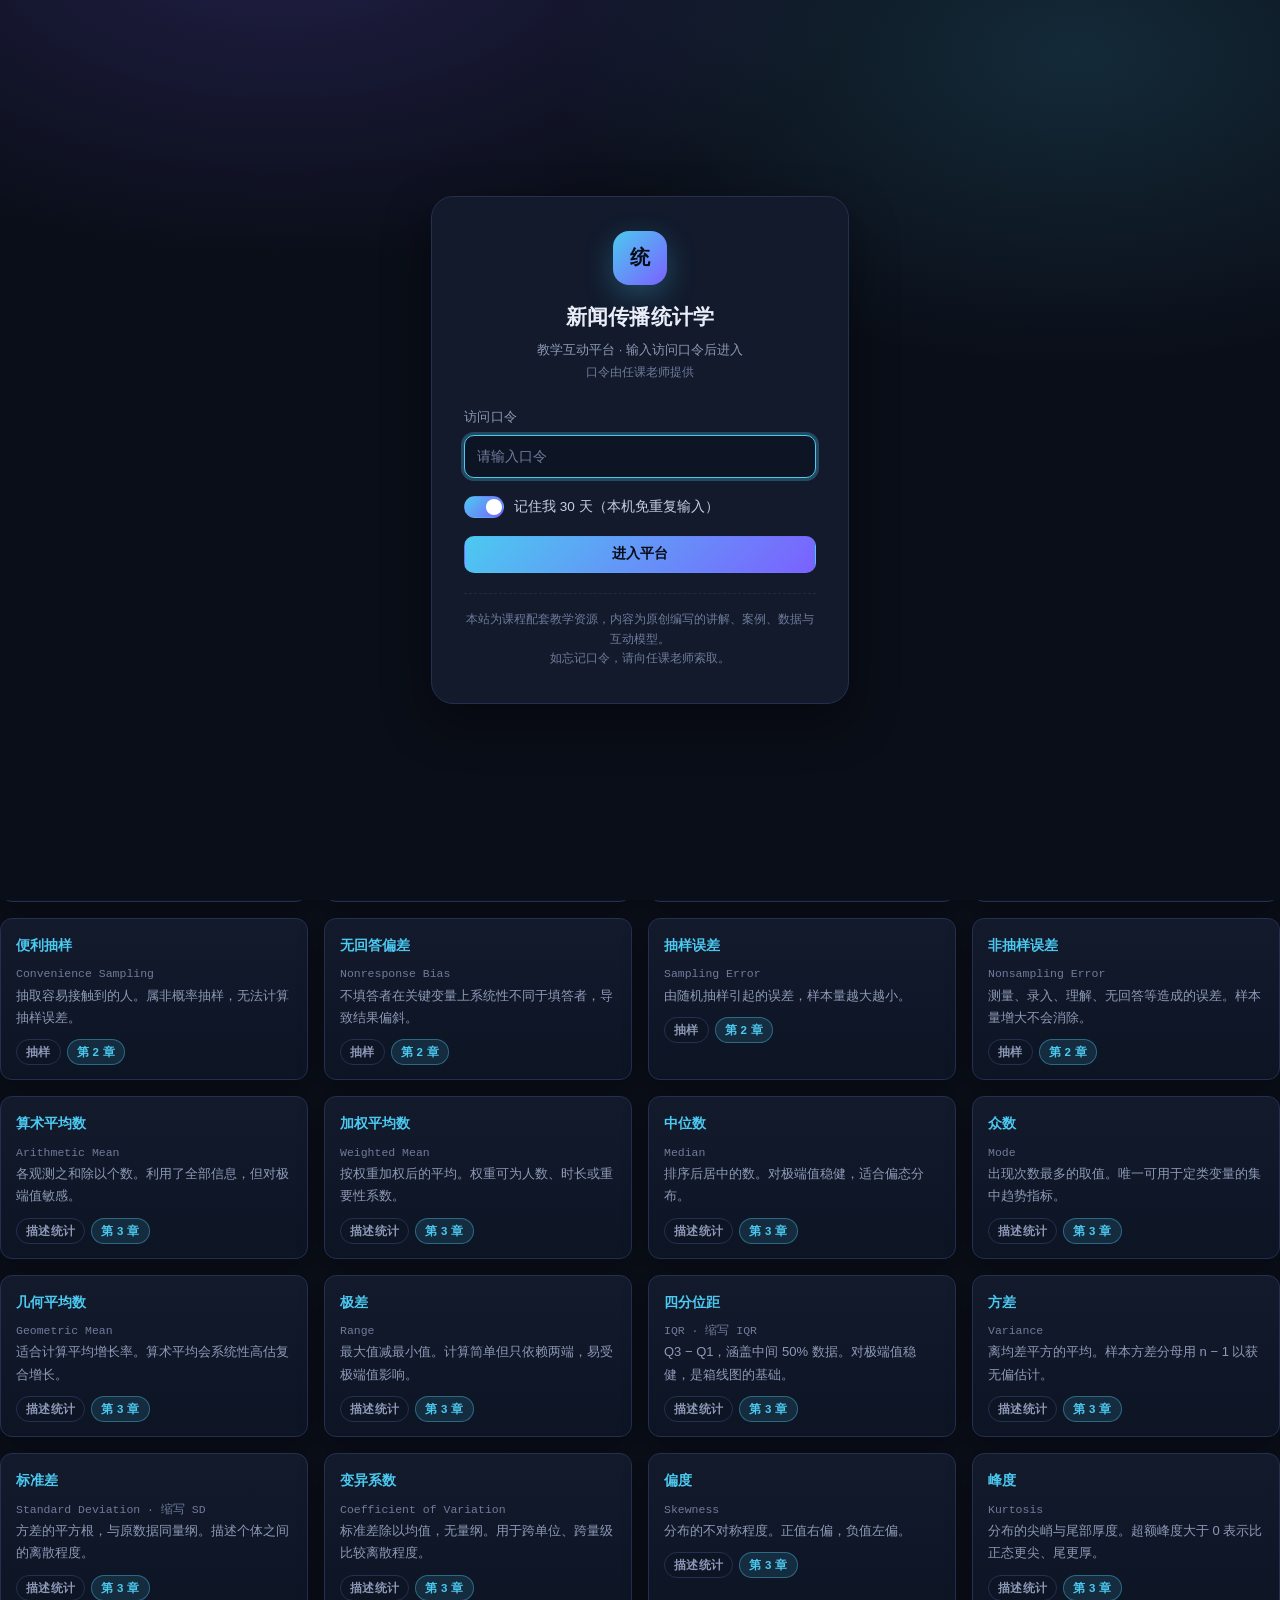
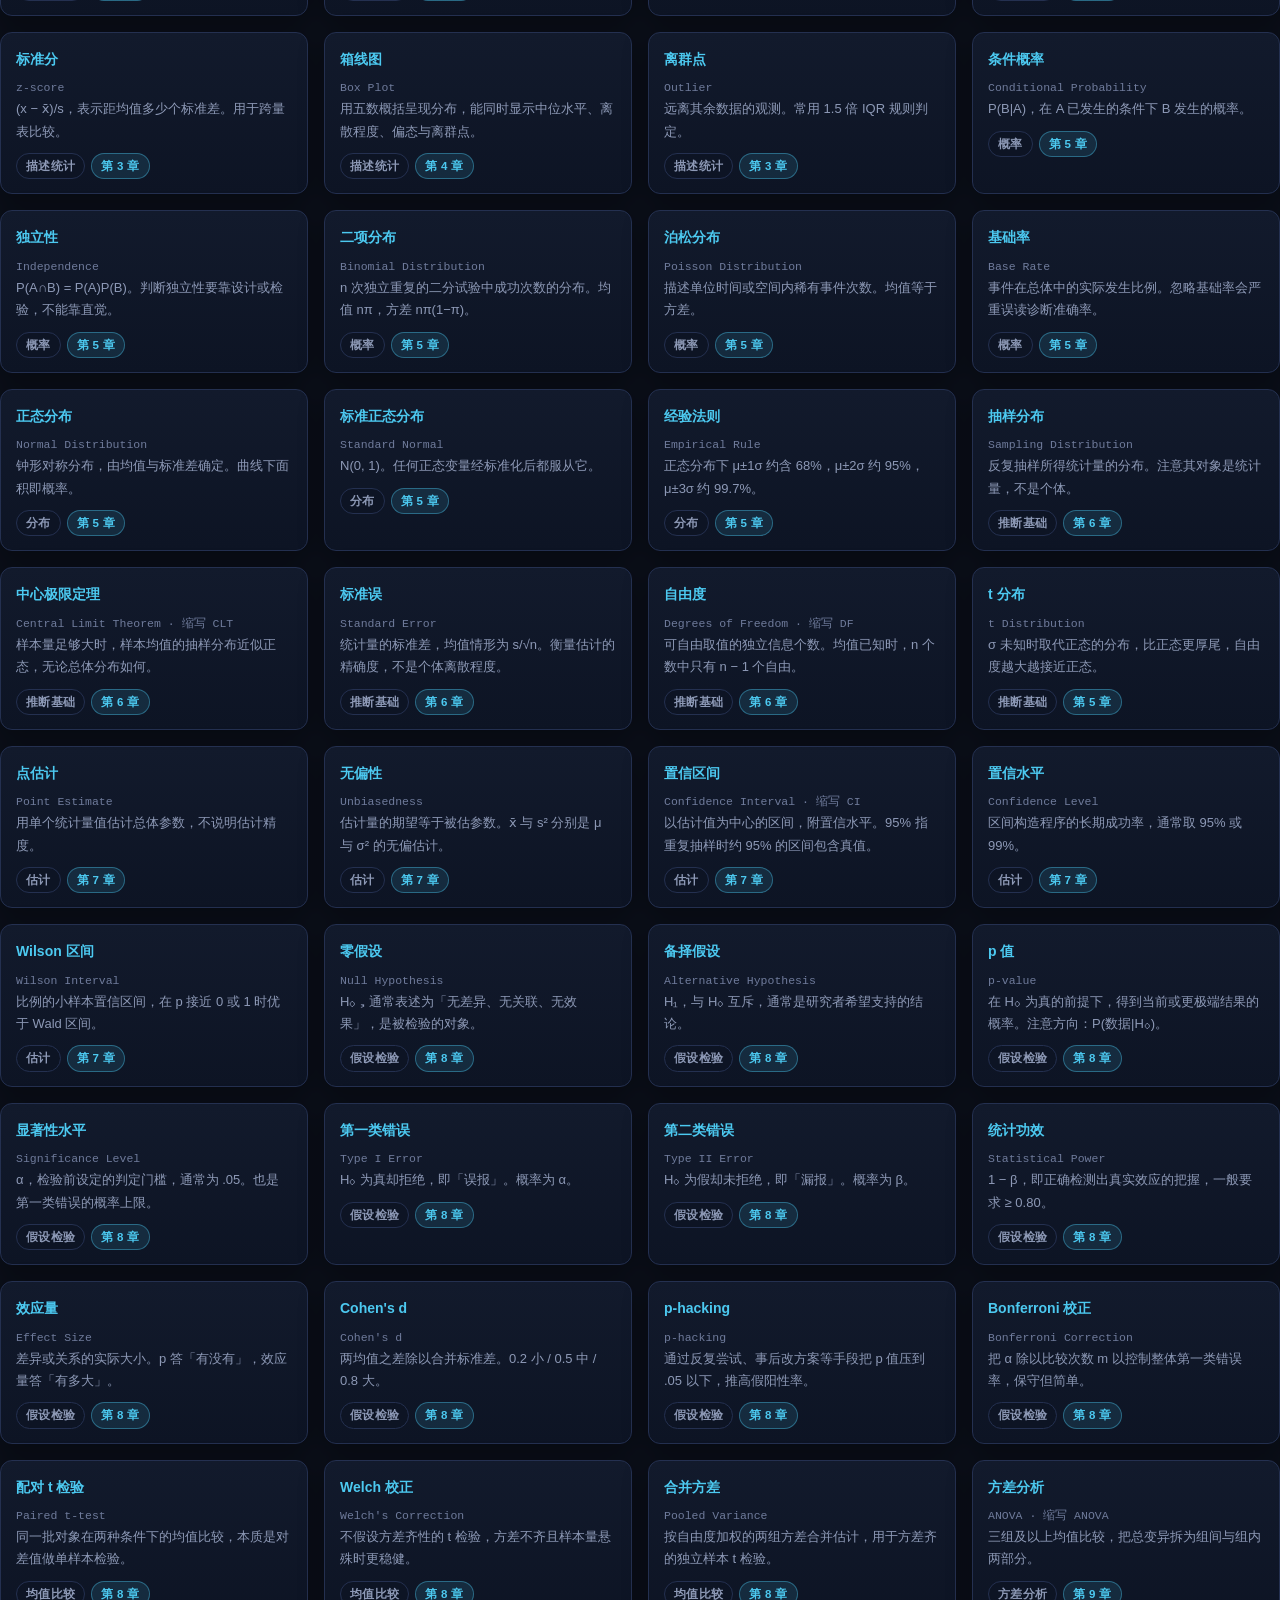
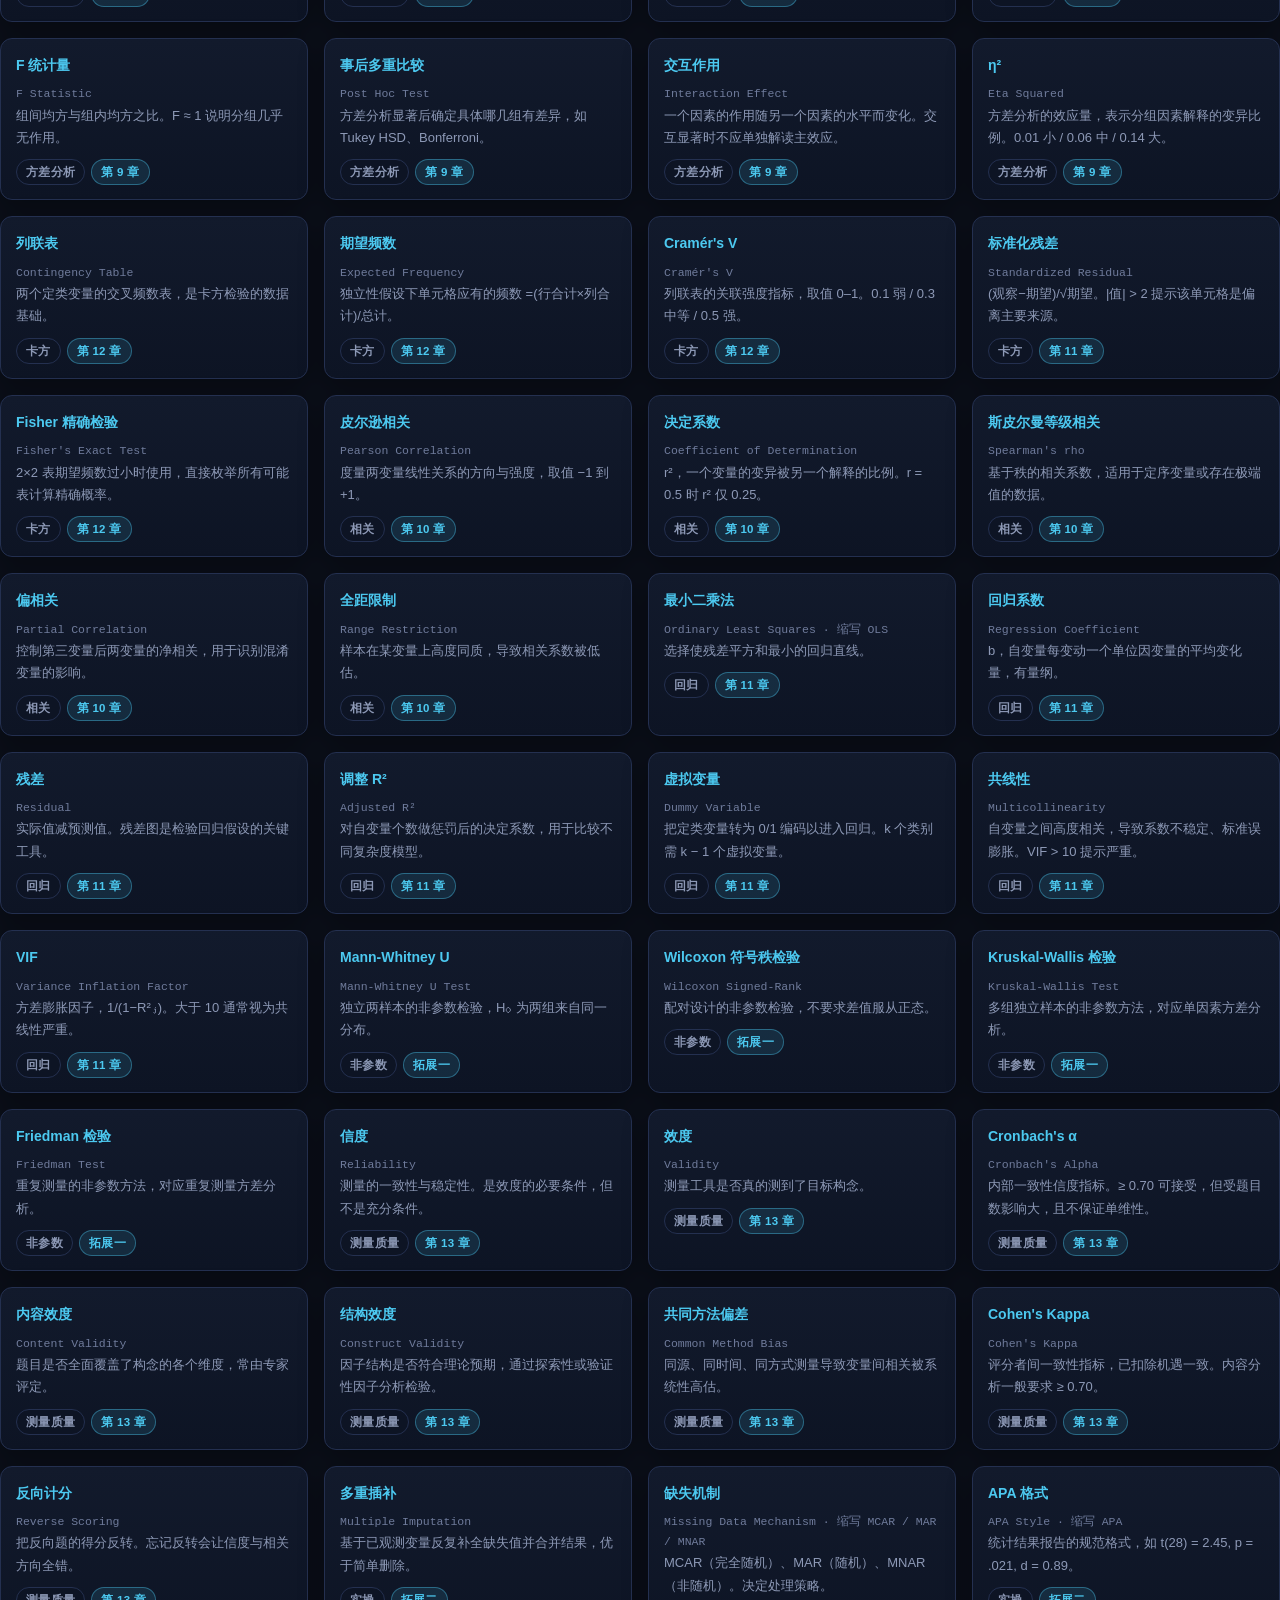
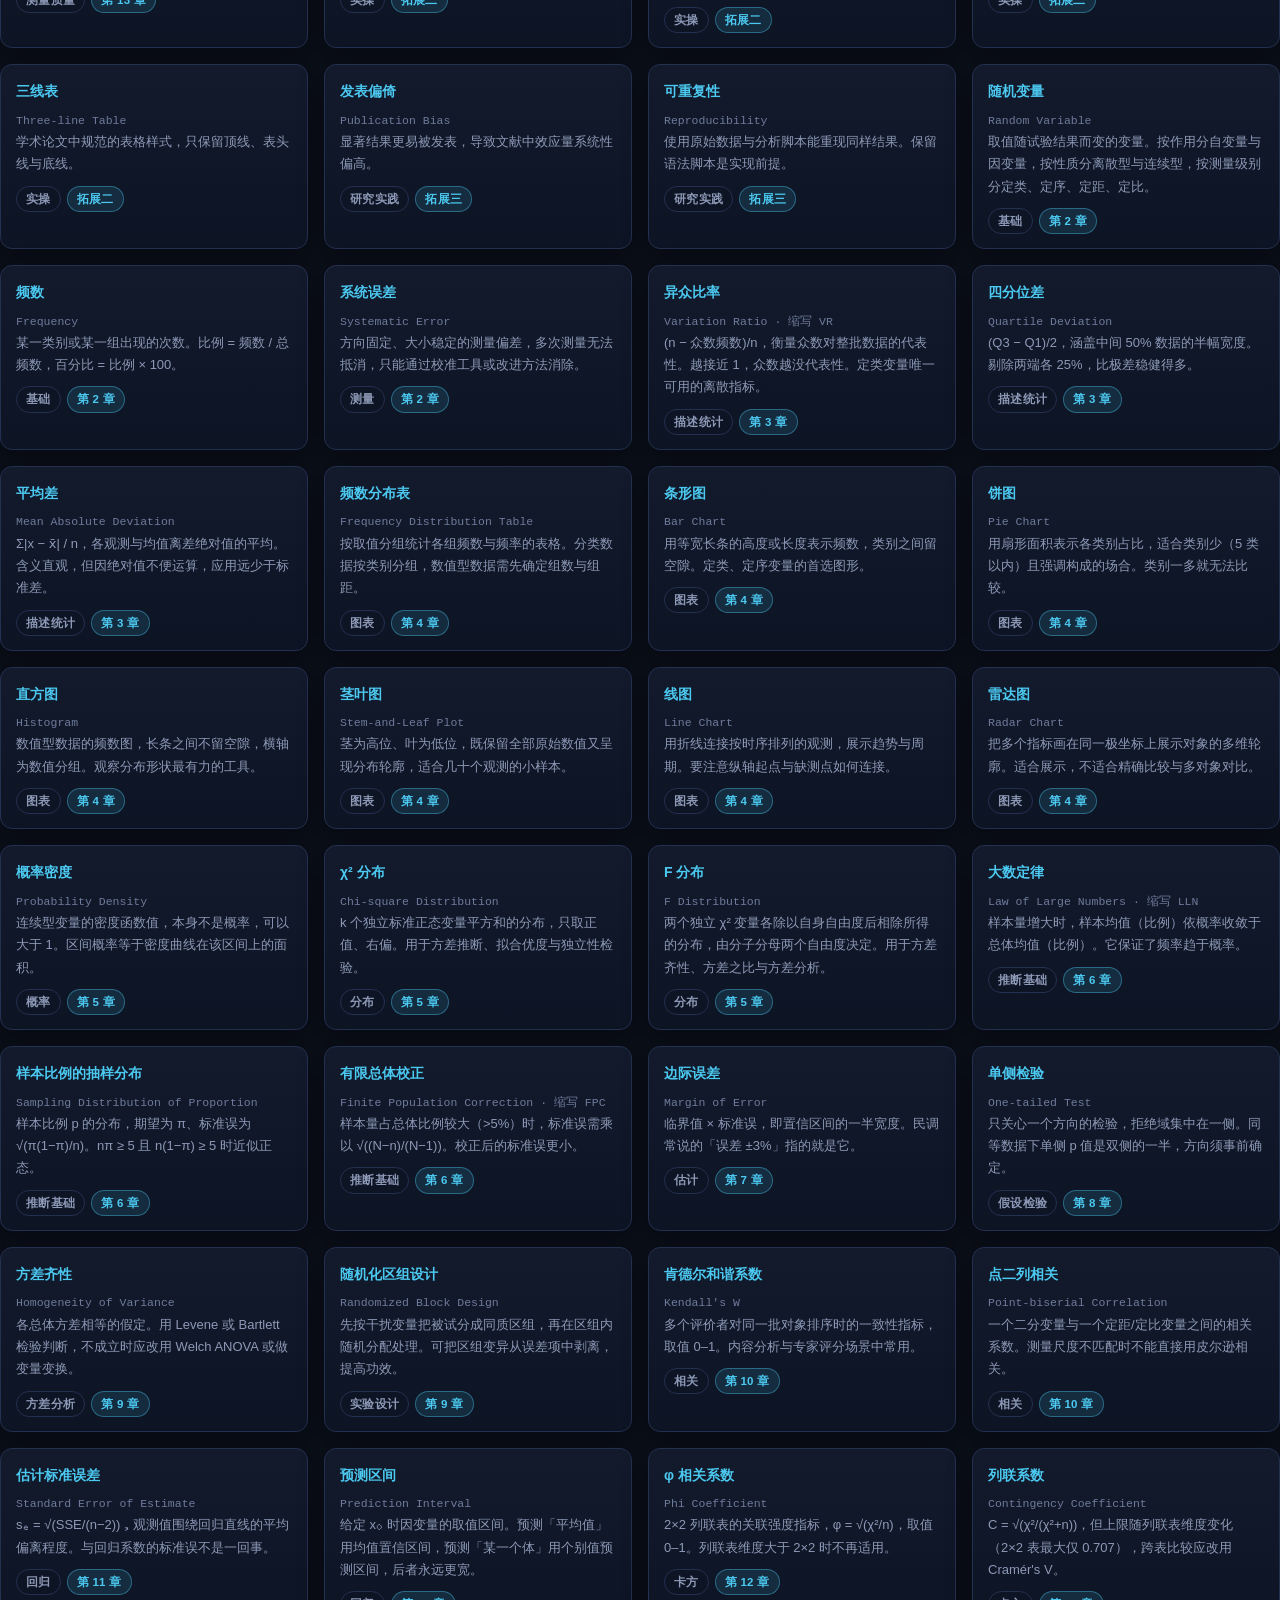
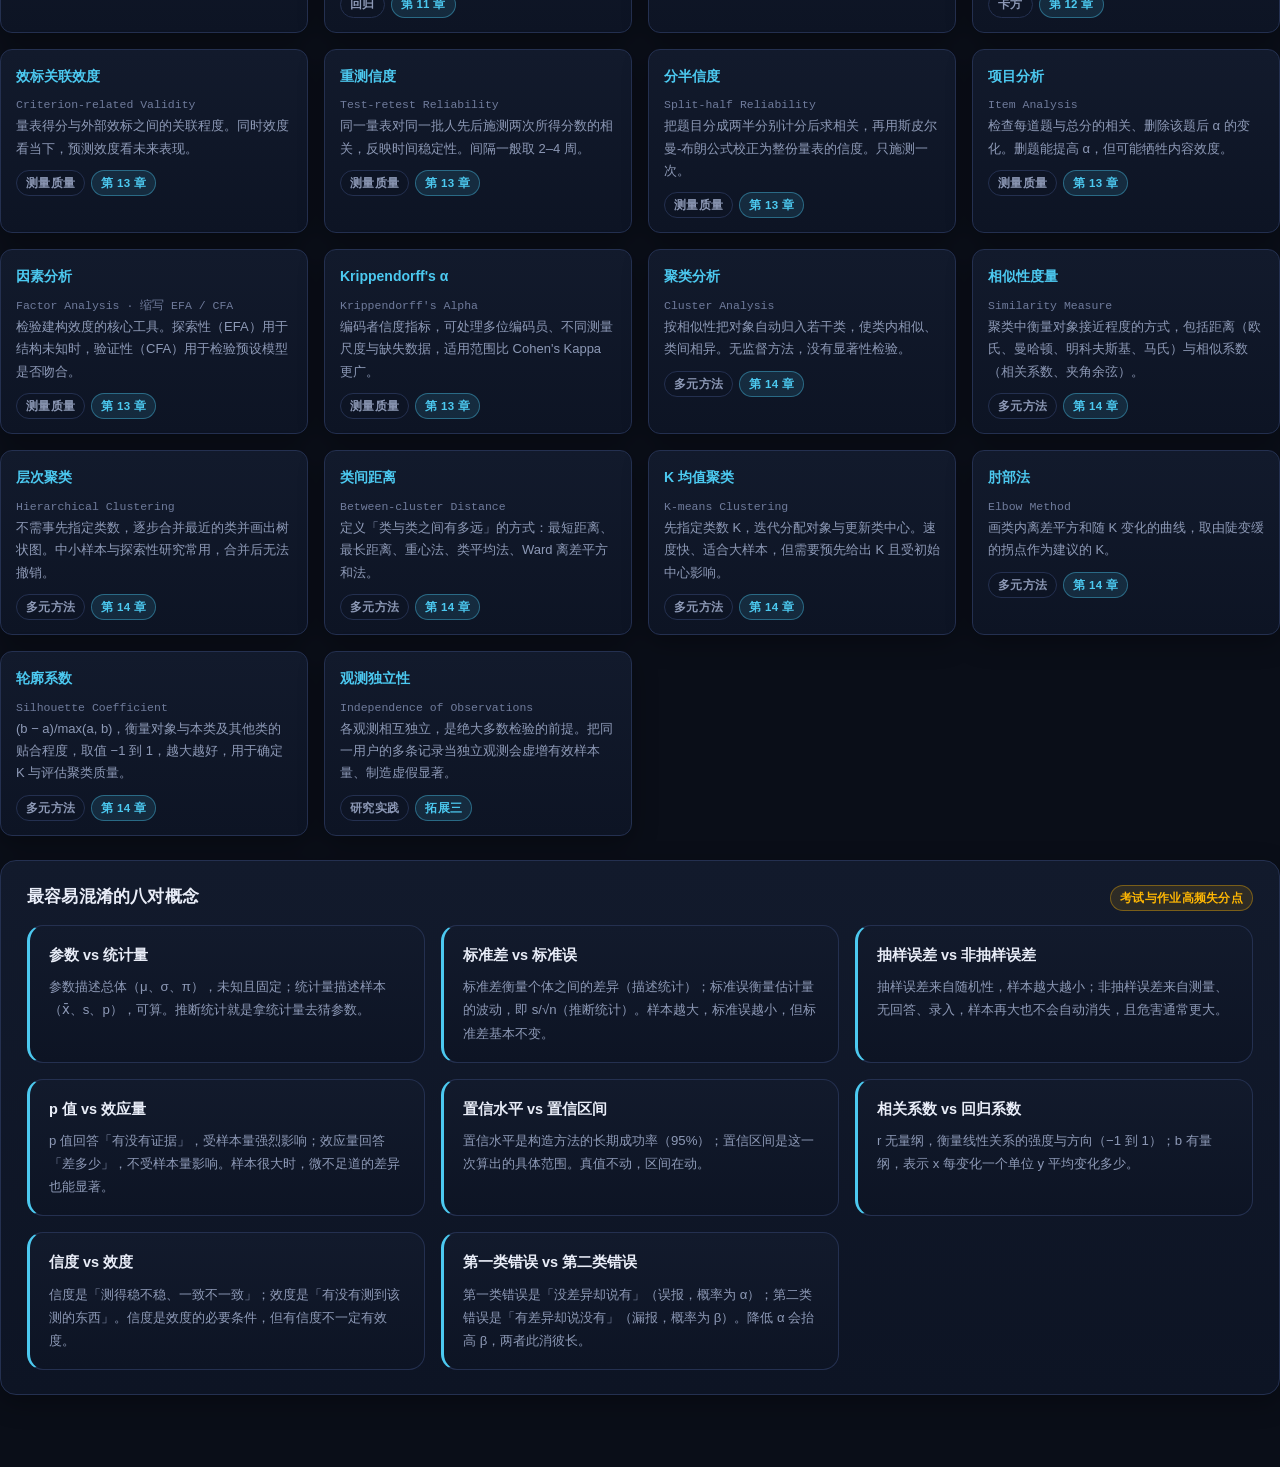
<file: glossary.html>
<!DOCTYPE html>
<html lang="zh-CN" data-theme="dark">
<head>
<meta charset="UTF-8">
<meta name="viewport" content="width=device-width,initial-scale=1">
<title>术语表 · 新闻传播统计学教学互动平台</title>
<meta name="description" content="146 条统计学核心术语，含英文对照、通俗解释与所属章节，支持中英文检索。">
<link rel="stylesheet" href="assets/css/main.css">
</head>
<body>

<header data-topbar></header>

<main class="wrap page" role="main">

  <div class="lab-head">
    <div>
      <h1>术语速查</h1>
      <p>按教材顺序整理的统计学核心术语，每条都给了<b>能听懂的解释</b>而不只是教科书定义，并标注了所在章节。
        支持中文、英文与缩写检索。</p>
    </div>
    <span class="spacer"></span>
    <span class="badge acc" id="gCount"></span>
  </div>

  <section class="card mt18">
    <div class="row">
      <input type="text" id="gSearch" placeholder="搜索术语，例如：标准误 / CLT / p 值 / Cronbach" style="flex:1;min-width:220px">
      <button class="btn ghost sm" id="gClear">清空</button>
    </div>
    <div class="dashed"></div>
    <div class="row">
      <span class="mut fs13">按类别：</span>
      <div class="chips" id="gTags"></div>
    </div>
  </section>

  <div class="grid g3 mt18" id="gGrid"></div>

  <section class="card pad-l mt24">
    <div class="card-h"><h2>最容易混淆的八对概念</h2><span class="spacer"></span><span class="badge warn">考试与作业高频失分点</span></div>
    <div class="grid g2" id="pairGrid"></div>
  </section>

</main>

<footer data-footer></footer>

<script src="assets/js/stats.js"></script>
<script src="assets/js/content-a.js"></script>
<script src="assets/js/content-b.js"></script>
<script src="assets/js/library.js"></script>
<script src="assets/js/site.js"></script>
<script>
(function () {
  "use strict";
  var U = window.SITE_UI, esc = U.esc;
  var G = window.GLOSSARY || [], CH = window.CHAPTERS || [];
  var tag = "all", q = "";

  var tags = ["all"].concat(G.map(function (g) { return g.tag; }).filter(function (t, i, a) { return a.indexOf(t) === i; }));
  U.$("#gTags").innerHTML = tags.map(function (t) {
    return '<button class="chip' + (t === "all" ? " active" : "") + '" data-v="' + esc(t) + '">' +
      (t === "all" ? "全部" : esc(t)) + "</button>";
  }).join("");

  function abbr(g) {
    var A = window.ABBRS || {};
    var hits = Object.keys(A).filter(function (k) { return g.t.indexOf(A[k]) >= 0; });
    return hits.length ? " · 缩写 " + hits.join(" / ") : "";
  }

  function render() {
    var list = G.filter(function (g) {
      if (tag !== "all" && g.tag !== tag) return false;
      if (q) {
        var hay = (g.t + " " + (g.e || "") + " " + g.d + abbr(g)).toLowerCase();
        if (hay.indexOf(q.toLowerCase()) < 0) return false;
      }
      return true;
    });
    U.$("#gCount").textContent = "共 " + G.length + " 条 · 显示 " + list.length;
    U.$("#gGrid").innerHTML = list.length ? list.map(function (g) {
      var c = CH.filter(function (x) { return x.no === g.ch; })[0];
      return '<div class="term card" id="g_' + encodeURIComponent(g.t) + '">' +
        '<div class="t">' + esc(g.t) + "</div>" +
        (g.e ? '<div class="alt">' + esc(g.e) + esc(abbr(g)) + "</div>" : "") +
        '<div class="d">' + esc(g.d) + "</div>" +
        '<div class="row mt10" style="gap:6px">' +
        '<span class="badge">' + esc(g.tag) + "</span>" +
        (c ? '<a class="badge acc" href="chapters.html#' + c.id + '" style="text-decoration:none">' +
          (c.extra ? esc(c.title.split(" · ")[0]) : "第 " + c.no + " 章") + "</a>" : "") +
        "</div></div>";
    }).join("") : '<div class="card tc mut">没有匹配的术语，换个关键词试试。</div>';
  }

  U.$("#gTags").addEventListener("click", function (e) {
    var b = e.target.closest(".chip"); if (!b) return;
    tag = b.dataset.v;
    U.$$("#gTags .chip").forEach(function (x) { x.classList.toggle("active", x === b); });
    render();
  });

  var timer = null;
  U.$("#gSearch").addEventListener("input", function (e) {
    clearTimeout(timer);
    var v = e.target.value.trim();
    timer = setTimeout(function () { q = v; render(); }, 150);
  });
  U.$("#gClear").addEventListener("click", function () {
    U.$("#gSearch").value = ""; q = ""; render();
  });

  render();

  /* 八对易混概念 */
  var PAIRS = [
    { a: "参数 vs 统计量", b: "参数描述总体（μ、σ、π），未知且固定；统计量描述样本（x̄、s、p），可算。推断统计就是拿统计量去猜参数。" },
    { a: "标准差 vs 标准误", b: "标准差衡量个体之间的差异（描述统计）；标准误衡量估计量的波动，即 s/√n（推断统计）。样本越大，标准误越小，但标准差基本不变。" },
    { a: "抽样误差 vs 非抽样误差", b: "抽样误差来自随机性，样本越大越小；非抽样误差来自测量、无回答、录入，样本再大也不会自动消失，且危害通常更大。" },
    { a: "p 值 vs 效应量", b: "p 值回答「有没有证据」，受样本量强烈影响；效应量回答「差多少」，不受样本量影响。样本很大时，微不足道的差异也能显著。" },
    { a: "置信水平 vs 置信区间", b: "置信水平是构造方法的长期成功率（95%）；置信区间是这一次算出的具体范围。真值不动，区间在动。" },
    { a: "相关系数 vs 回归系数", b: "r 无量纲，衡量线性关系的强度与方向（−1 到 1）；b 有量纲，表示 x 每变化一个单位 y 平均变化多少。" },
    { a: "信度 vs 效度", b: "信度是「测得稳不稳、一致不一致」；效度是「有没有测到该测的东西」。信度是效度的必要条件，但有信度不一定有效度。" },
    { a: "第一类错误 vs 第二类错误", b: "第一类错误是「没差异却说有」（误报，概率为 α）；第二类错误是「有差异却说没有」（漏报，概率为 β）。降低 α 会抬高 β，两者此消彼长。" }
  ];
  U.$("#pairGrid").innerHTML = PAIRS.map(function (p) {
    return '<div class="case-card" style="border-left:3px solid var(--acc)">' +
      '<div class="k" style="font-size:14.5px;font-weight:650;margin-bottom:7px">' + esc(p.a) + "</div>" +
      '<div class="bd">' + esc(p.b) + "</div></div>";
  }).join("");

  /* 从搜索跳转带锚点时高亮 */
  if (location.hash) {
    setTimeout(function () {
      var el;
      try { el = document.getElementById(decodeURIComponent(location.hash.slice(1))); } catch (e) { el = null; }
      if (el) { el.scrollIntoView({ behavior: "smooth", block: "center" }); el.classList.add("srch-hit");
        setTimeout(function () { el.classList.remove("srch-hit"); }, 2200); }
    }, 100);
  }
})();
</script>
</body>
</html>
</file>
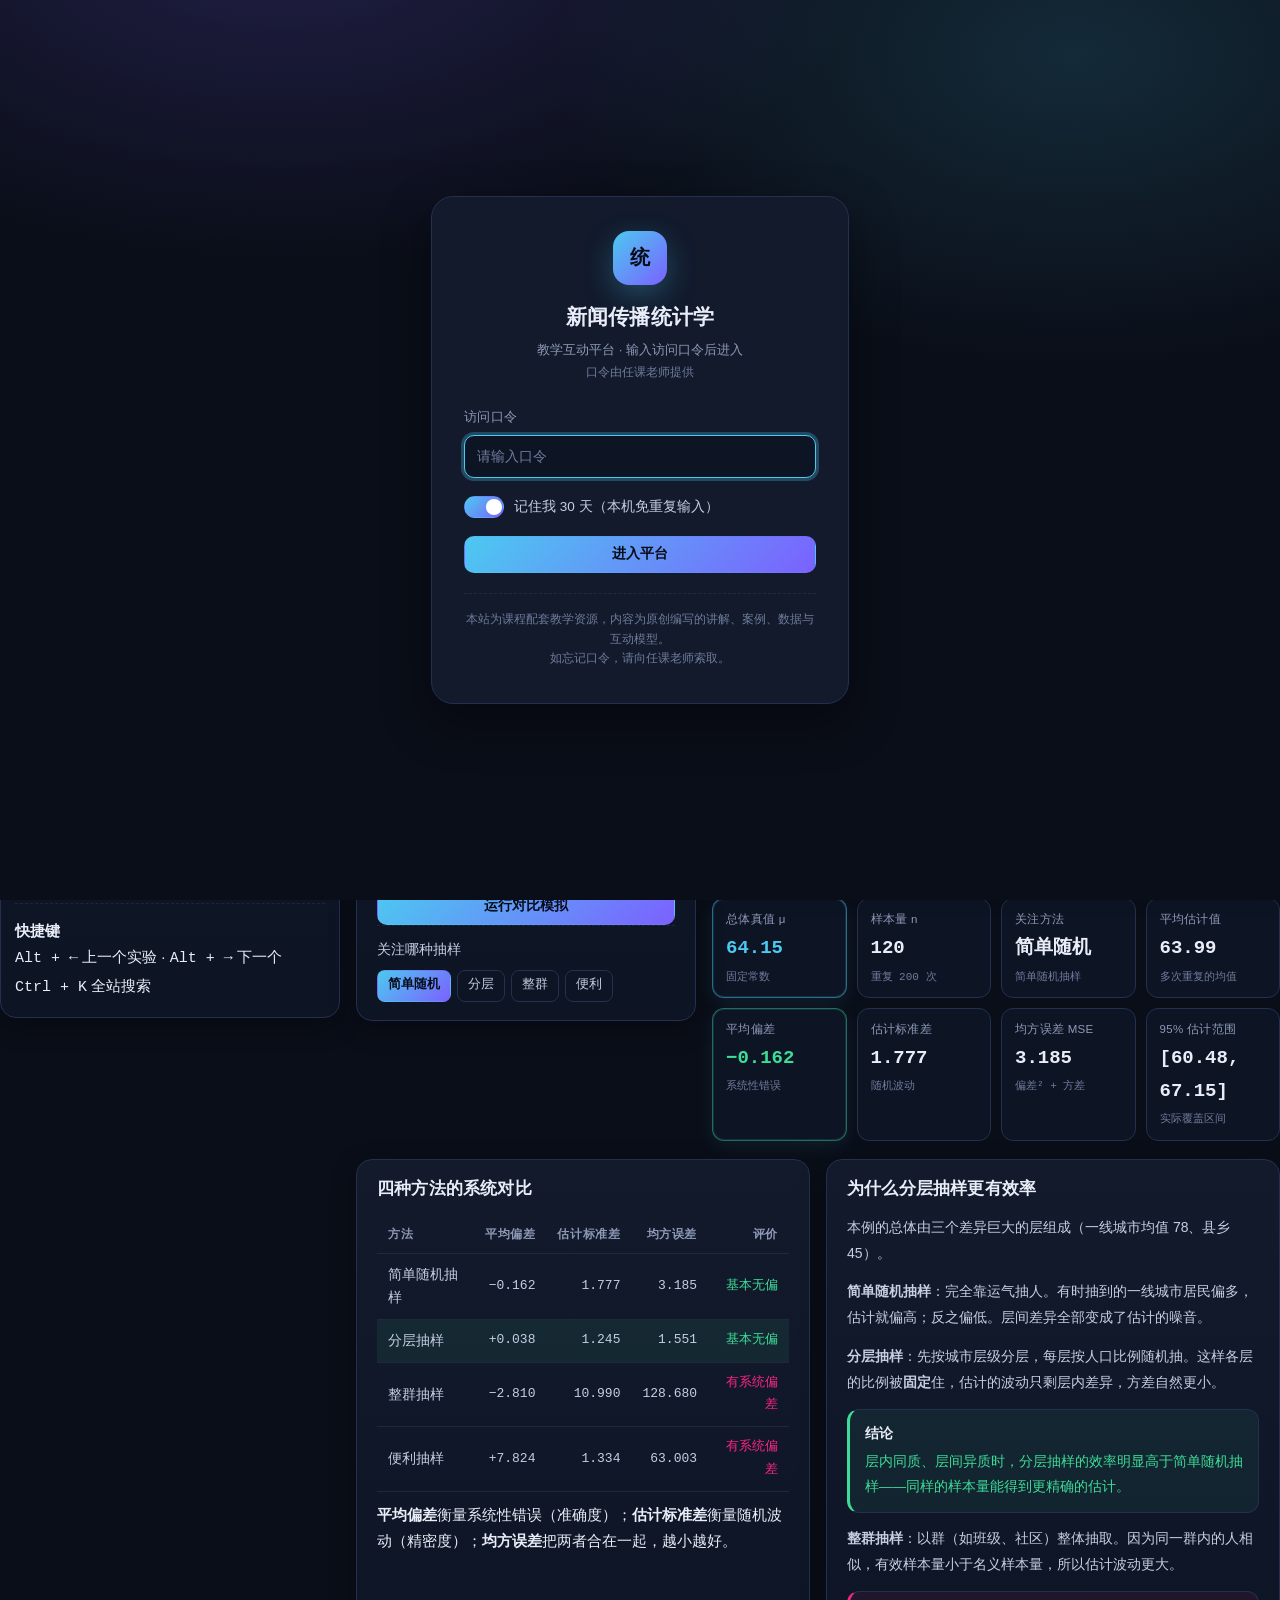
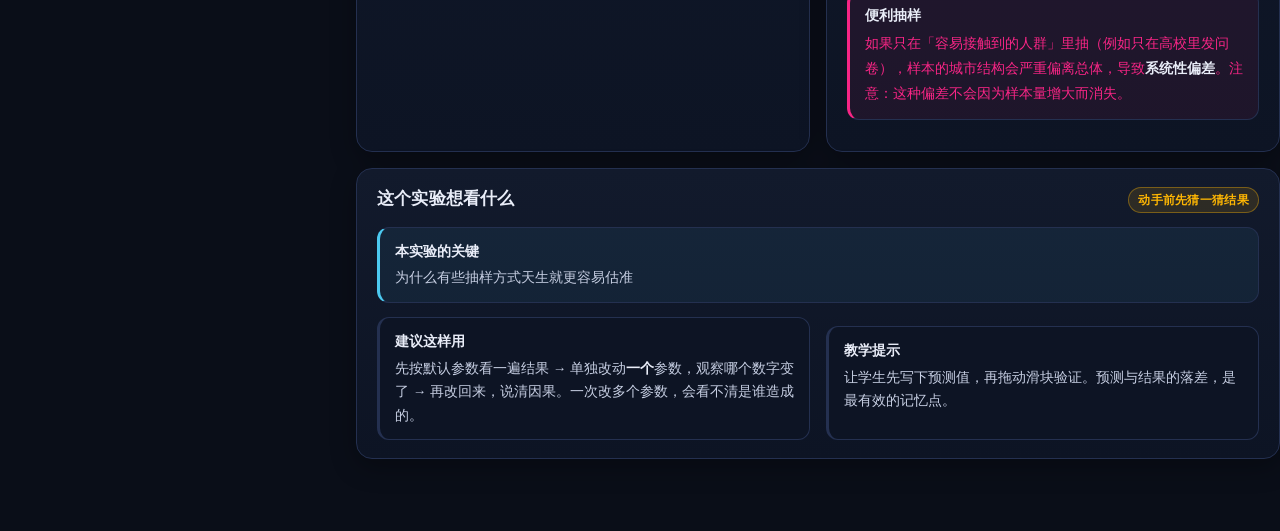
<file: lab.html>
<!DOCTYPE html>
<html lang="zh-CN" data-theme="dark">
<head>
<meta charset="UTF-8">
<meta name="viewport" content="width=device-width,initial-scale=1">
<title>互动实验室 · 新闻传播统计学教学互动平台</title>
<meta name="description" content="18 个可操作的统计互动模型：直觉化调参、实时出图、附带结论解读与常见误区提示。">
<link rel="stylesheet" href="assets/css/main.css">
</head>
<body>

<header data-topbar></header>

<main class="wrap page" role="main">
  <div class="split">

    <!-- ============ 左：实验列表 ============ -->
    <aside class="card panel" style="padding:16px 14px">
      <div class="sect-title">实验模块</div>
      <input type="text" id="labSearch" placeholder="搜索实验 / 知识点…">
      <div class="chips mt10" id="labFilter">
        <button class="chip active" data-v="all">全部</button>
        <button class="chip" data-v="3">核心难点</button>
        <button class="chip" data-v="1">入门</button>
      </div>
      <div class="dashed"></div>
      <div class="tree" id="labTree"></div>
      <div class="dashed"></div>
      <div class="note">
        <b>快捷键</b><br>
        <span class="mono">Alt + ←</span> 上一个实验 ·
        <span class="mono">Alt + →</span> 下一个<br>
        <span class="mono">Ctrl + K</span> 全站搜索
      </div>
    </aside>

    <!-- ============ 右：实验舞台 ============ -->
    <section class="stack" style="min-width:0">
      <div class="card lab-head" style="display:block" id="labHead"></div>
      <div id="labRoot"></div>
      <div class="card" id="labFoot"></div>
    </section>

  </div>
</main>

<footer data-footer></footer>

<script src="assets/js/stats.js"></script>
<script src="assets/js/content-a.js"></script>
<script src="assets/js/content-b.js"></script>
<script src="assets/js/library.js"></script>
<script src="assets/js/site.js"></script>
<script src="assets/js/lab-core.js"></script>
<script src="assets/js/lab-set1.js"></script>
<script src="assets/js/lab-set2.js"></script>
<script src="assets/js/lab-set3.js"></script>
<script src="assets/js/lab-set4.js"></script>
<script src="assets/js/lab-set5.js"></script>
<script src="assets/js/lab-set6.js"></script>
<script src="assets/js/lab-set7.js"></script>
<script src="assets/js/lab-set8.js"></script>
<script src="assets/js/lab-set9.js"></script>
<script src="assets/js/lab-set10.js"></script>
<script>
(function () {
  "use strict";
  var U = window.SITE_UI, LAB = window.LAB, esc = U.esc,
      MOD = window.LAB_MODULES || [], CH = window.CHAPTERS || [];
  var cur = null, filter = "all", q = "";

  function meta(id) { return MOD.filter(function (m) { return m.id === id; })[0] || null; }

  /* 模块 → 关联章节（从章节的 lab 字段反查） */
  function chaptersOf(id) {
    return CH.filter(function (c) { return (c.lab || []).indexOf(id) >= 0; });
  }

  /* ---------------- 左侧列表 ---------------- */
  function renderTree() {
    var list = MOD.filter(function (m) {
      if (filter === "3" && m.diff !== 3) return false;
      if (filter === "1" && m.diff !== 1) return false;
      if (q) {
        var hay = (m.name + m.desc + m.key + m.tags.join(" ")).toLowerCase();
        if (hay.indexOf(q.toLowerCase()) < 0) return false;
      }
      return true;
    });
    U.$("#labTree").innerHTML = list.length ? list.map(function (m) {
      var ok = !!LAB.modules[m.id];
      return '<a href="#' + m.id + '" data-id="' + m.id + '"' + (m.id === cur ? ' class="active"' : "") +
        (ok ? "" : ' style="opacity:.5" title="模块未注册"') + ">" +
        '<span class="no">' + m.no + "</span>" +
        '<span style="flex:1;min-width:0">' + esc(m.name.split("实验室")[0] || m.name) + "</span>" +
        (m.diff === 3 ? '<span class="key-dot" title="核心难点"></span>' : "") + "</a>";
    }).join("") : '<div class="mut fs13 tc" style="padding:20px">没有匹配的实验</div>';
  }

  /* ---------------- 右侧渲染 ---------------- */
  function renderLab(id) {
    var m = meta(id) || MOD[0];
    if (!m) return;
    cur = m.id;
    renderTree();

    var idx = MOD.indexOf(m), prev = MOD[idx - 1], next = MOD[idx + 1];
    var chs = chaptersOf(m.id);

    U.$("#labHead").innerHTML =
      '<div class="row" style="gap:8px">' +
      '<span class="badge acc">实验 ' + m.no + " / " + MOD.length + "</span>" +
      '<span class="stars" title="难度 ' + m.diff + '/3"><span class="on">' + "★".repeat(m.diff) +
      '</span><span class="off">' + "★".repeat(3 - m.diff) + "</span></span>" +
      '<span class="spacer"></span>' +
      '<button class="btn sm" id="labPrev"' + (prev ? "" : " disabled") + ">← 上一个</button>" +
      '<button class="btn sm" id="labNext"' + (next ? "" : " disabled") + ">下一个 →</button>" +
      "</div>" +
      '<h1 style="margin-top:10px">' + esc(m.name) + "</h1>" +
      '<p>' + esc(m.desc) + "</p>" +
      '<div class="tags">' + m.tags.map(function (t) { return '<span class="badge">' + t + "</span>"; }).join("") +
      chs.map(function (c) {
        return '<a class="badge purple" href="chapters.html#' + c.id + '" style="text-decoration:none">第 ' + c.no + " 章 · " + esc(c.title) + "</a>";
      }).join("") + "</div>";

    LAB.render(m.id, U.$("#labRoot"));

    U.$("#labFoot").innerHTML =
      '<div class="card-h"><h2>这个实验想看什么</h2><span class="spacer"></span>' +
      '<span class="badge warn">动手前先猜一猜结果</span></div>' +
      '<div class="callout info"><span class="ttl">本实验的关键</span>' + esc(m.key) + "</div>" +
      '<div class="grid g2 mt14">' +
      '<div class="callout"><span class="ttl">建议这样用</span>' +
      '先按默认参数看一遍结果 → 单独改动<b>一个</b>参数，观察哪个数字变了 → 再改回来，说清因果。' +
      '一次改多个参数，会看不清是谁造成的。</div>' +
      '<div class="callout"><span class="ttl">教学提示</span>' +
      '让学生先写下预测值，再拖动滑块验证。预测与结果的落差，是最有效的记忆点。</div>' +
      "</div>";

    var b1 = U.$("#labPrev"), b2 = U.$("#labNext");
    if (b1 && prev) b1.addEventListener("click", function () { location.hash = prev.id; });
    if (b2 && next) b2.addEventListener("click", function () { location.hash = next.id; });

    window.scrollTo({ top: 0, behavior: "smooth" });
  }

  function route() {
    var id = (location.hash || "").replace("#", "");
    if (U.param("m")) id = U.param("m");
    if (!meta(id)) id = MOD[0] ? MOD[0].id : "";
    // 用 hash 记状态，但不要触发重复渲染（某些环境不允许改 history，需容错）
    try {
      if (location.hash !== "#" + id) history.replaceState(null, "", "#" + id);
    } catch (err) { }
    renderLab(id);
  }

  U.$("#labFilter").addEventListener("click", function (e) {
    var b = e.target.closest(".chip"); if (!b) return;
    filter = b.dataset.v;
    U.$$("#labFilter .chip").forEach(function (x) { x.classList.toggle("active", x === b); });
    renderTree();
  });

  var timer = null;
  U.$("#labSearch").addEventListener("input", function (e) {
    clearTimeout(timer);
    var v = e.target.value.trim();
    timer = setTimeout(function () { q = v; renderTree(); }, 160);
  });

  document.addEventListener("keydown", function (e) {
    if (!e.altKey) return;
    var idx = MOD.map(function (m) { return m.id; }).indexOf(cur);
    if (e.key === "ArrowLeft" && idx > 0) { e.preventDefault(); location.hash = MOD[idx - 1].id; }
    if (e.key === "ArrowRight" && idx < MOD.length - 1) { e.preventDefault(); location.hash = MOD[idx + 1].id; }
  });

  window.addEventListener("hashchange", route);
  route();

  /* 切换主题后重绘当前模块（图表取色依赖主题变量） */
  document.addEventListener("site:ready", function () {
    U.$$("[data-theme-toggle]").forEach(function (b) {
      b.addEventListener("click", function () { setTimeout(function () { if (cur) renderLab(cur); }, 60); });
    });
  });
})();
</script>
</body>
</html>
</file>
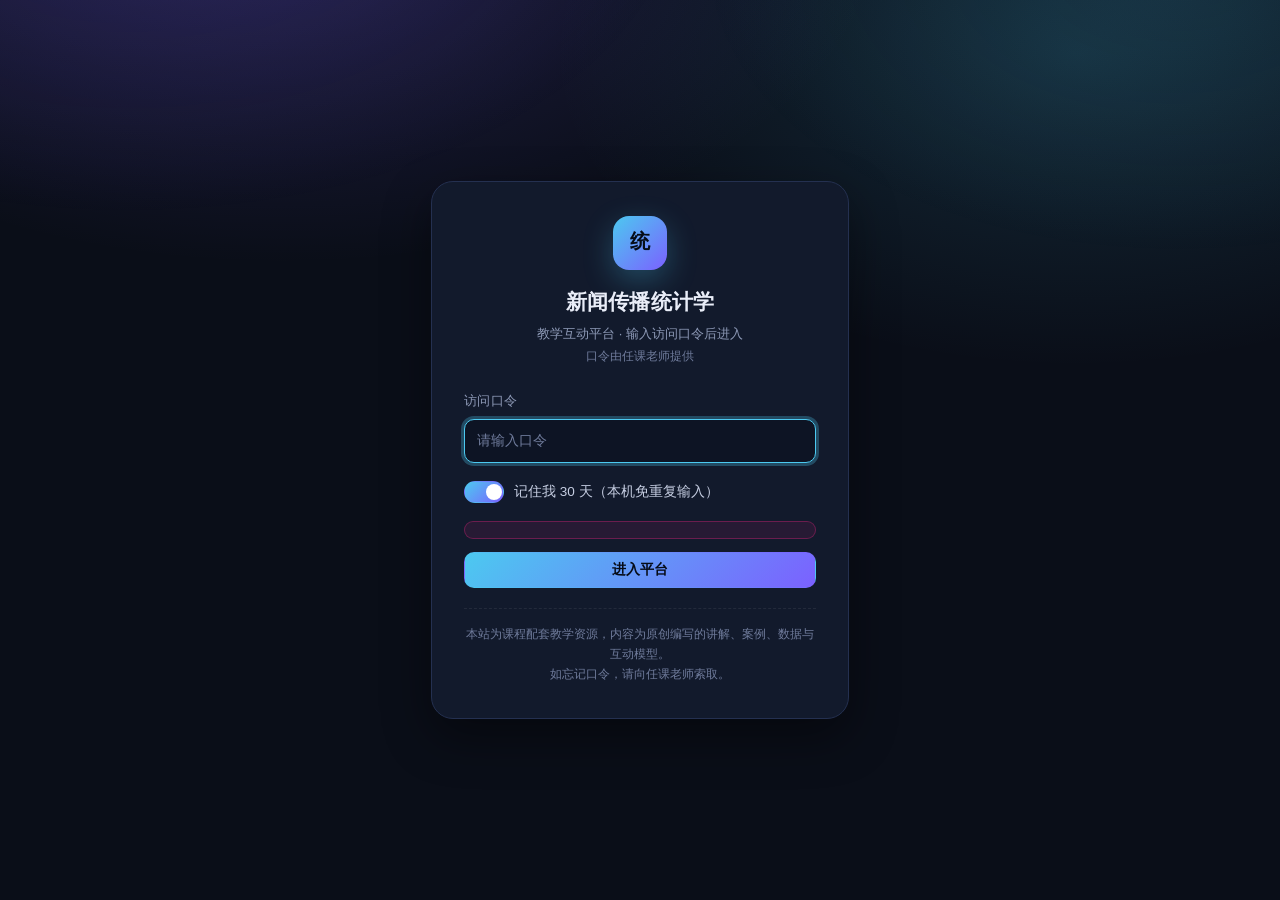
<file: login.html>
<!DOCTYPE html>
<html lang="zh-CN" data-theme="dark">
<head>
<meta charset="UTF-8">
<meta name="viewport" content="width=device-width,initial-scale=1">
<title>访问验证 · 新闻传播统计学教学互动平台</title>
<meta name="description" content="新闻传播统计学教学互动平台访问入口">
<link rel="stylesheet" href="assets/css/main.css">
</head>
<body>

<main class="gate" role="main">
  <div class="gate-box">
    <div class="logo-lg">统</div>
    <h1>新闻传播统计学</h1>
    <p class="sub">教学互动平台 · 输入访问口令后进入<br>
      <span class="faint fs12">口令由任课老师提供</span>
    </p>

    <form id="gateForm" autocomplete="off" novalidate>
      <div class="fld-row">
        <label class="fld" for="pw">访问口令</label>
        <input type="password" id="pw" placeholder="请输入口令" autocomplete="current-password" spellcheck="false">
      </div>

      <div class="fld-row">
        <label class="switch">
          <input type="checkbox" id="remember" checked>
          <span>记住我 30 天（本机免重复输入）</span>
        </label>
      </div>

      <div class="err" id="err" role="alert"></div>

      <button type="submit" class="btn primary block" id="go">进入平台</button>
    </form>

    <div class="ft">
      本站为课程配套教学资源，内容为原创编写的讲解、案例、数据与互动模型。<br>
      如忘记口令，请向任课老师索取。
    </div>
  </div>
</main>

<script src="assets/js/stats.js"></script>
<script src="assets/js/site.js"></script>
<script>
(function () {
  "use strict";
  var U = window.SITE_UI, APP = window.APP;
  var form = U.$("#gateForm"), pw = U.$("#pw"), err = U.$("#err"), rm = U.$("#remember");

  // 已登录则直接跳走，避免重复验证
  function nextUrl() {
    var n = U.param("next", "");
    if (!n) return "index.html";
    // 只允许站内相对路径，防开放重定向
    if (/^(?:[a-z]+:)?\/\//i.test(n) || n.indexOf("..") >= 0) return "index.html";
    return n;
  }
  if (U.isAuthed()) {
    var u0 = nextUrl();
    form.innerHTML =
      '<div class="callout ok" style="margin:0"><span class="ttl">已通过验证</span>' +
      "本机已记住登录状态，正在进入平台…若没有自动跳转，请点下面的按钮。</div>" +
      '<a class="btn primary block mt14" href="' + encodeURI(u0) + '">进入平台 →</a>';
    try { location.replace(u0); } catch (e0) { }
    return;
  }

  // 主题切换（登录页也允许）
  U.$$("[data-theme-toggle]").forEach(function (b) { b.addEventListener("click", U.toggleTheme); });

  U.$("#pw").focus();

  form.addEventListener("submit", function (e) {
    e.preventDefault();
    var v = pw.value.trim();
    if (!v) { err.textContent = "请输入访问口令。"; pw.focus(); return; }
    if (!APP.auth.enabled || v === APP.auth.password) {
      U.setAuthed(rm.checked);
      err.textContent = "";
      var url = nextUrl();
      // 先给出可见入口：某些预览 / 沙箱环境会拦截跳转，
      // 只靠 location.replace 会让人以为「输入后进不去」
      form.innerHTML =
        '<div class="callout ok" style="margin:0"><span class="ttl">验证通过</span>' +
        "正在进入平台…若没有自动跳转，请点下面的按钮。</div>" +
        '<a class="btn primary block mt14" href="' + encodeURI(url) + '">进入平台 →</a>';
      try { location.replace(url); } catch (e1) {
        try { location.href = url; } catch (e2) { }
      }
    } else {
      err.textContent = "口令不正确，请检查后重试。";
      pw.select();
    }
  });

  // 输入时清掉错误提示
  pw.addEventListener("input", function () { if (err.textContent) err.textContent = ""; });
})();
</script>
</body>
</html>
</file>
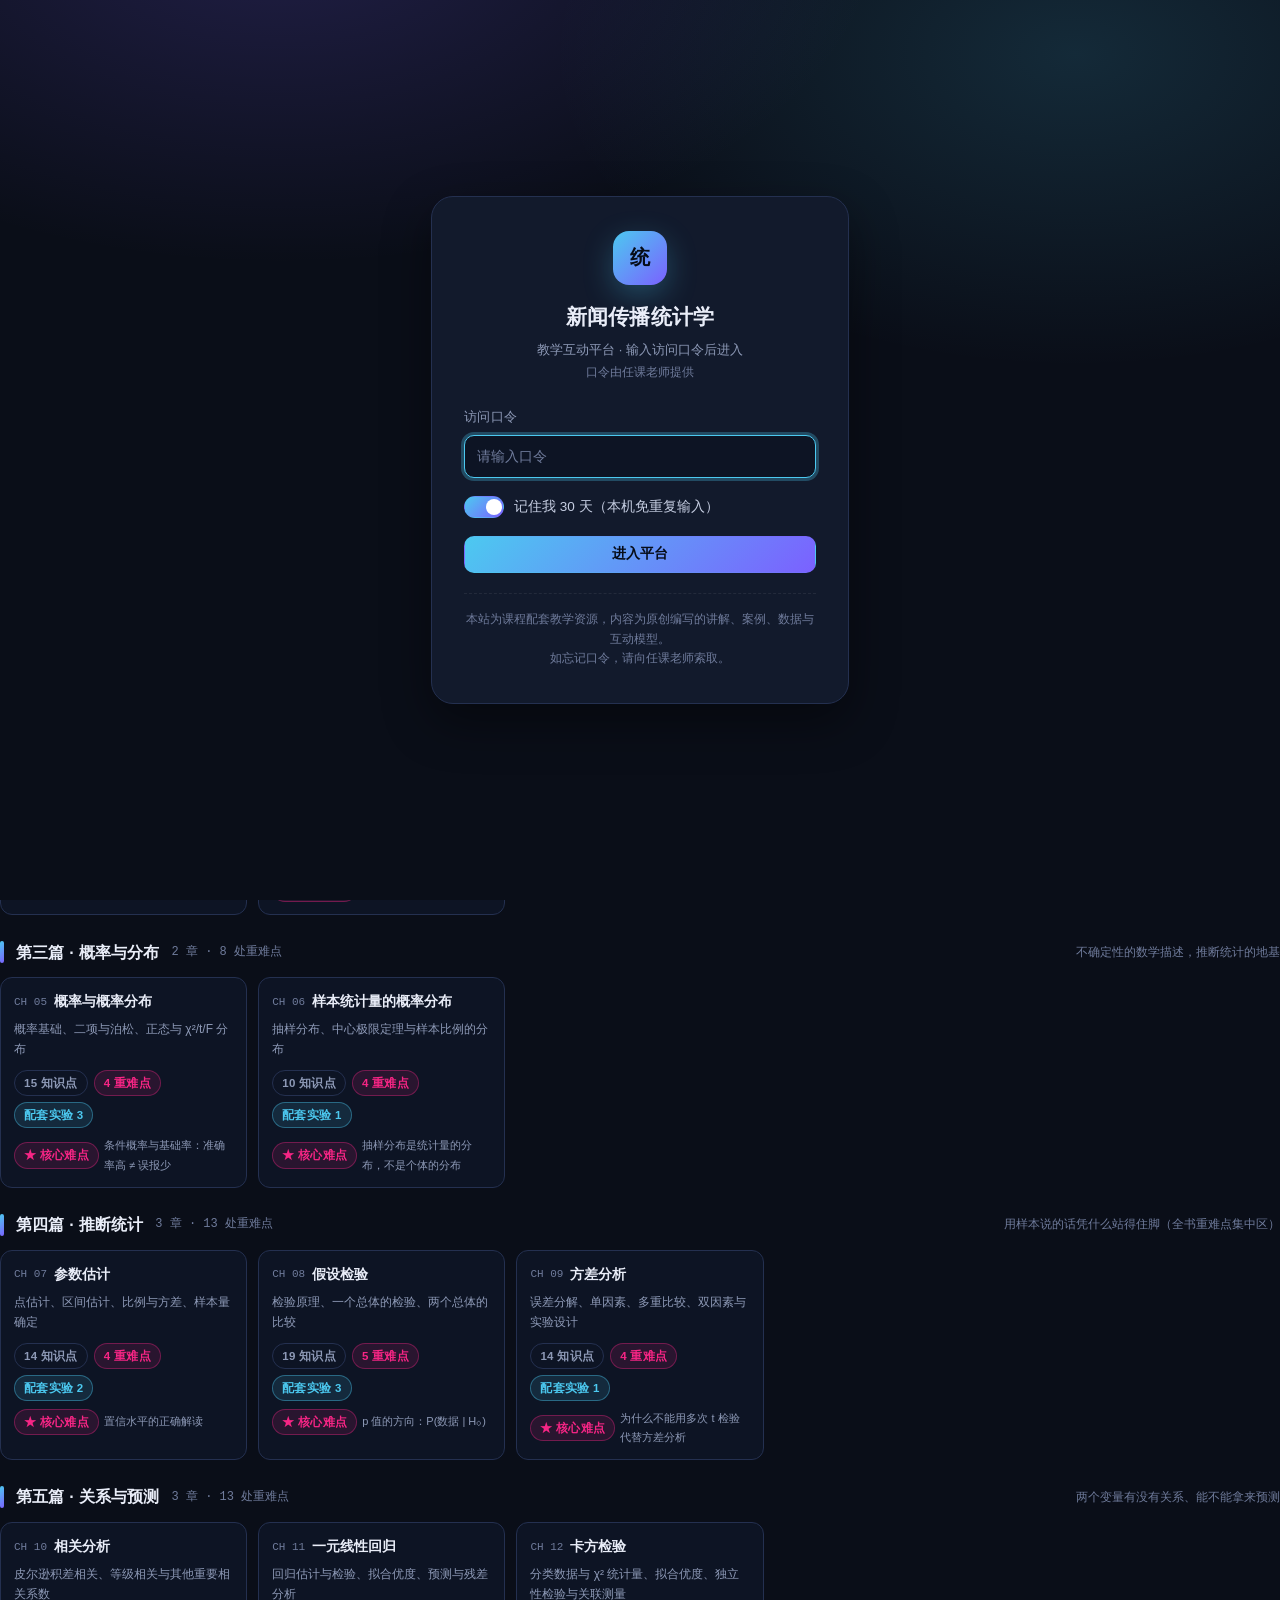
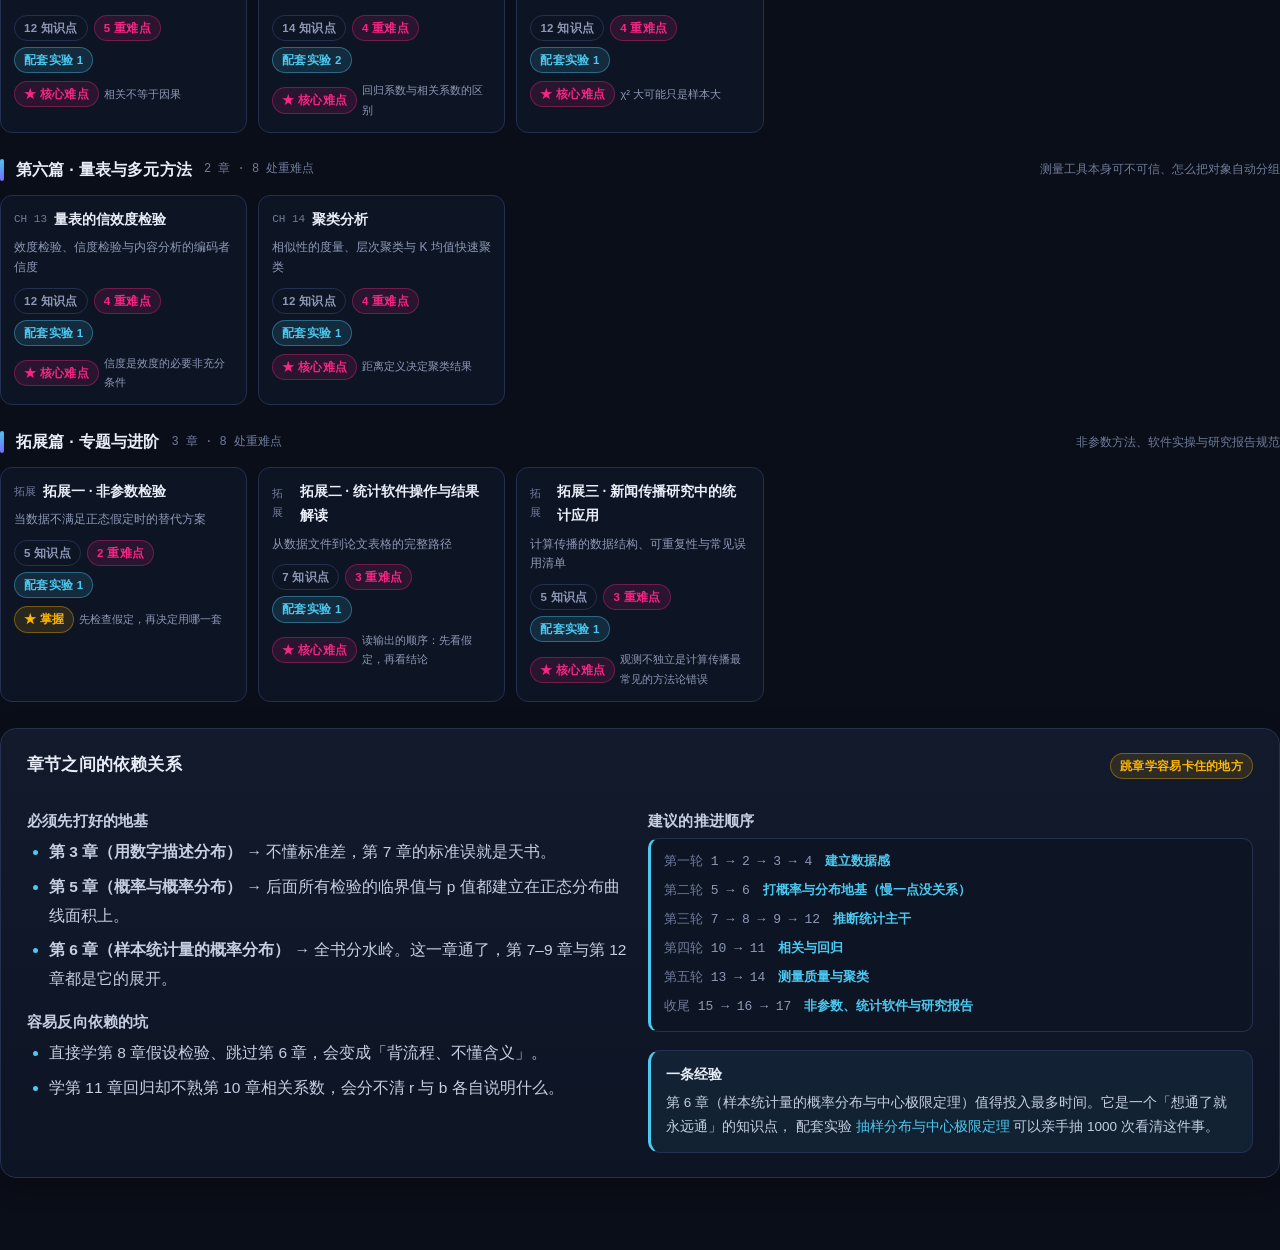
<file: map.html>
<!DOCTYPE html>
<html lang="zh-CN" data-theme="dark">
<head>
<meta charset="UTF-8">
<meta name="viewport" content="width=device-width,initial-scale=1">
<title>知识地图 · 新闻传播统计学教学互动平台</title>
<meta name="description" content="六篇 14 章 + 拓展三篇的全景结构图，含重难点分布、章节依赖关系与方法选择主线。">
<link rel="stylesheet" href="assets/css/main.css">
</head>
<body>

<header data-topbar></header>

<main class="wrap page" role="main">

  <div class="lab-head">
    <div>
      <h1>知识地图</h1>
      <p>全书六篇 14 章 + 拓展三篇的全景结构。先在这里定位自己，再进入具体章节——每张卡片标注了知识点数量、
        重难点数量与最高难度等级，点开即跳到对应章节。</p>
    </div>
    <span class="spacer"></span>
    <div class="row">
      <span class="badge danger">★ 核心难点</span>
      <span class="badge warn">★★ 需掌握</span>
      <span class="badge ok">★★★ 了解即可</span>
    </div>
  </div>

  <!-- 三条主线 -->
  <section class="grid g3 mt18">
    <div class="card">
      <div class="card-h"><span class="badge acc">主线一</span><h3 style="margin:0">描述数据</h3></div>
      <div class="mut fs13">把一堆原始数据压缩成少数几个能说明问题的数字：集中趋势、离散程度、分布形态。不涉及推断，结论不超出这批数据。</div>
      <div class="note mt10">对应：第 1–4 章</div>
    </div>
    <div class="card">
      <div class="card-h"><span class="badge purple">主线二</span><h3 style="margin:0">用样本推断总体</h3></div>
      <div class="mut fs13">抽样分布、参数估计、假设检验、方差分析、卡方。全书重难点最密集的区间，核心是「不确定性有多大」。</div>
      <div class="note mt10">对应：第 5–9 章、第 12 章</div>
    </div>
    <div class="card">
      <div class="card-h"><span class="badge ok">主线三</span><h3 style="margin:0">判断关系与预测</h3></div>
      <div class="mut fs13">相关、回归、信度效度与聚类分析，以及非参数检验、统计软件实操与研究报告规范。从「有没有关系」到「能不能预测」。</div>
      <div class="note mt10">对应：第 10–11 章、第 13–17 章</div>
    </div>
  </section>

  <!-- 筛选 -->
  <section class="card mt18">
    <div class="row">
      <span class="mut fs13">筛选：</span>
      <div class="chips" id="mapFilter">
        <button class="chip active" data-v="all">全部章节</button>
        <button class="chip" data-v="key">只看含重难点的章</button>
        <button class="chip" data-v="hard">只看核心难点章</button>
        <button class="chip" data-v="lab">只看有配套实验的章</button>
      </div>
      <span class="spacer"></span>
      <span class="faint fs12 mono" id="mapCount"></span>
    </div>
  </section>

  <!-- 地图本体 -->
  <div id="kmBody" class="mt24"></div>

  <!-- 依赖关系说明 -->
  <section class="card pad-l mt24">
    <div class="card-h"><h2>章节之间的依赖关系</h2><span class="spacer"></span><span class="badge warn">跳章学容易卡住的地方</span></div>
    <div class="grid g2">
      <div class="prose">
        <h4>必须先打好的地基</h4>
        <ul>
          <li><b>第 3 章（用数字描述分布）</b> → 不懂标准差，第 7 章的标准误就是天书。</li>
          <li><b>第 5 章（概率与概率分布）</b> → 后面所有检验的临界值与 p 值都建立在正态分布曲线面积上。</li>
          <li><b>第 6 章（样本统计量的概率分布）</b> → 全书分水岭。这一章通了，第 7–9 章与第 12 章都是它的展开。</li>
        </ul>
        <h4>容易反向依赖的坑</h4>
        <ul>
          <li>直接学第 8 章假设检验、跳过第 6 章，会变成「背流程、不懂含义」。</li>
          <li>学第 11 章回归却不熟第 10 章相关系数，会分不清 r 与 b 各自说明什么。</li>
        </ul>
      </div>
      <div class="prose">
        <h4>建议的推进顺序</h4>
        <div class="subst" style="margin-top:6px">
          <div><span class="lbl">第一轮</span> 1 → 2 → 3 → 4　<b>建立数据感</b></div>
          <div><span class="lbl">第二轮</span> 5 → 6　<b>打概率与分布地基（慢一点没关系）</b></div>
          <div><span class="lbl">第三轮</span> 7 → 8 → 9 → 12　<b>推断统计主干</b></div>
          <div><span class="lbl">第四轮</span> 10 → 11　<b>相关与回归</b></div>
          <div><span class="lbl">第五轮</span> 13 → 14　<b>测量质量与聚类</b></div>
          <div><span class="lbl">收尾</span> 15 → 16 → 17　<b>非参数、统计软件与研究报告</b></div>
        </div>
        <div class="callout info mt18">
          <span class="ttl">一条经验</span>
          第 6 章（样本统计量的概率分布与中心极限定理）值得投入最多时间。它是一个「想通了就永远通」的知识点，
          配套实验 <a href="lab.html?m=clt">抽样分布与中心极限定理</a> 可以亲手抽 1000 次看清这件事。
        </div>
      </div>
    </div>
  </section>

</main>

<footer data-footer></footer>

<script src="assets/js/stats.js"></script>
<script src="assets/js/content-a.js"></script>
<script src="assets/js/content-b.js"></script>
<script src="assets/js/library.js"></script>
<script src="assets/js/site.js"></script>
<script>
(function () {
  "use strict";
  var U = window.SITE_UI, esc = U.esc;
  var CH = window.CHAPTERS || [], MOD = window.LAB_MODULES || [], PARTS = window.PARTS || [];
  var filter = "all";

  function labNames(ids) {
    return (ids || []).map(function (id) {
      var m = MOD.filter(function (x) { return x.id === id; })[0];
      return m ? m : null;
    }).filter(Boolean);
  }
  function maxLv(c) {
    var m = 0;
    (c.keys || []).forEach(function (k) { m = Math.max(m, k.lv || 1); });
    return m;
  }
  function lvBadge(lv) {
    var map = { 1: ["ok", "了解"], 2: ["warn", "掌握"], 3: ["danger", "核心难点"] };
    var x = map[lv] || map[1];
    return '<span class="badge ' + x[0] + '">★ ' + x[1] + "</span>";
  }

  function visible(c) {
    if (filter === "all") return true;
    if (filter === "key") return (c.keys || []).length > 0;
    if (filter === "hard") return maxLv(c) === 3;
    if (filter === "lab") return (c.lab || []).length > 0;
    return true;
  }

  function render() {
    var n = 0, body = PARTS.map(function (p) {
      var list = CH.filter(function (c) { return c.part === p.id && visible(c); });
      if (!list.length) return "";
      n += list.length;
      var keys = 0; list.forEach(function (c) { keys += (c.keys || []).length; });
      return '<section class="km-part" id="part' + p.id + '">' +
        '<div class="km-head"><span class="bar"></span><h3>' + esc(p.name) + "</h3>" +
        '<span class="cnt">' + list.length + " 章 · " + keys + ' 处重难点</span>' +
        '<span class="spacer" style="flex:1"></span>' +
        '<span class="faint fs12">' + esc(p.desc || "") + "</span></div>" +
        '<div class="km-nodes">' + list.map(function (c) {
          var labs = labNames(c.lab);
          return '<a class="km-node" href="chapters.html#' + c.id + '">' +
            '<div class="h"><span class="no">' + (c.extra ? "拓展" : "CH " + (c.no < 10 ? "0" + c.no : c.no)) + "</span>" +
            '<span class="nm">' + esc(c.title) + "</span></div>" +
            '<div class="pts">' + esc(c.sub || "") + "</div>" +
            '<div class="row mt10" style="gap:6px">' +
            '<span class="badge">' + (c.points || []).length + " 知识点</span>" +
            ((c.keys || []).length ? '<span class="badge danger">' + c.keys.length + " 重难点</span>" : '<span class="badge ok">基础章</span>') +
            (labs.length ? '<span class="badge acc">配套实验 ' + labs.length + "</span>" : "") +
            "</div>" +
            '<div class="kp">' + ((c.keys || []).length
              ? lvBadge(maxLv(c)) + '<span class="mut fs11">' + esc(c.keys[0].t) + "</span>"
              : '<span class="mut fs11">本章无标注重难点，以理解概念为主</span>') + "</div>" +
            "</a>";
        }).join("") + "</div></section>";
    }).join("");

    U.$("#kmBody").innerHTML = body || '<div class="card tc mut">当前筛选下没有匹配的章节。</div>';
    U.$("#mapCount").textContent = "显示 " + n + " / " + CH.length + " 章";
  }

  U.$("#mapFilter").addEventListener("click", function (e) {
    var b = e.target.closest(".chip"); if (!b) return;
    filter = b.dataset.v;
    U.$$("#mapFilter .chip").forEach(function (x) { x.classList.toggle("active", x === b); });
    render();
  });

  render();

  /* 从别页带 hash 跳进来时滚动到对应篇 */
  if (/^#part\d$/.test(location.hash)) {
    var t = document.getElementById(location.hash.slice(1));
    if (t) setTimeout(function () { t.scrollIntoView({ behavior: "smooth", block: "start" }); }, 60);
  }
})();
</script>
</body>
</html>
</file>
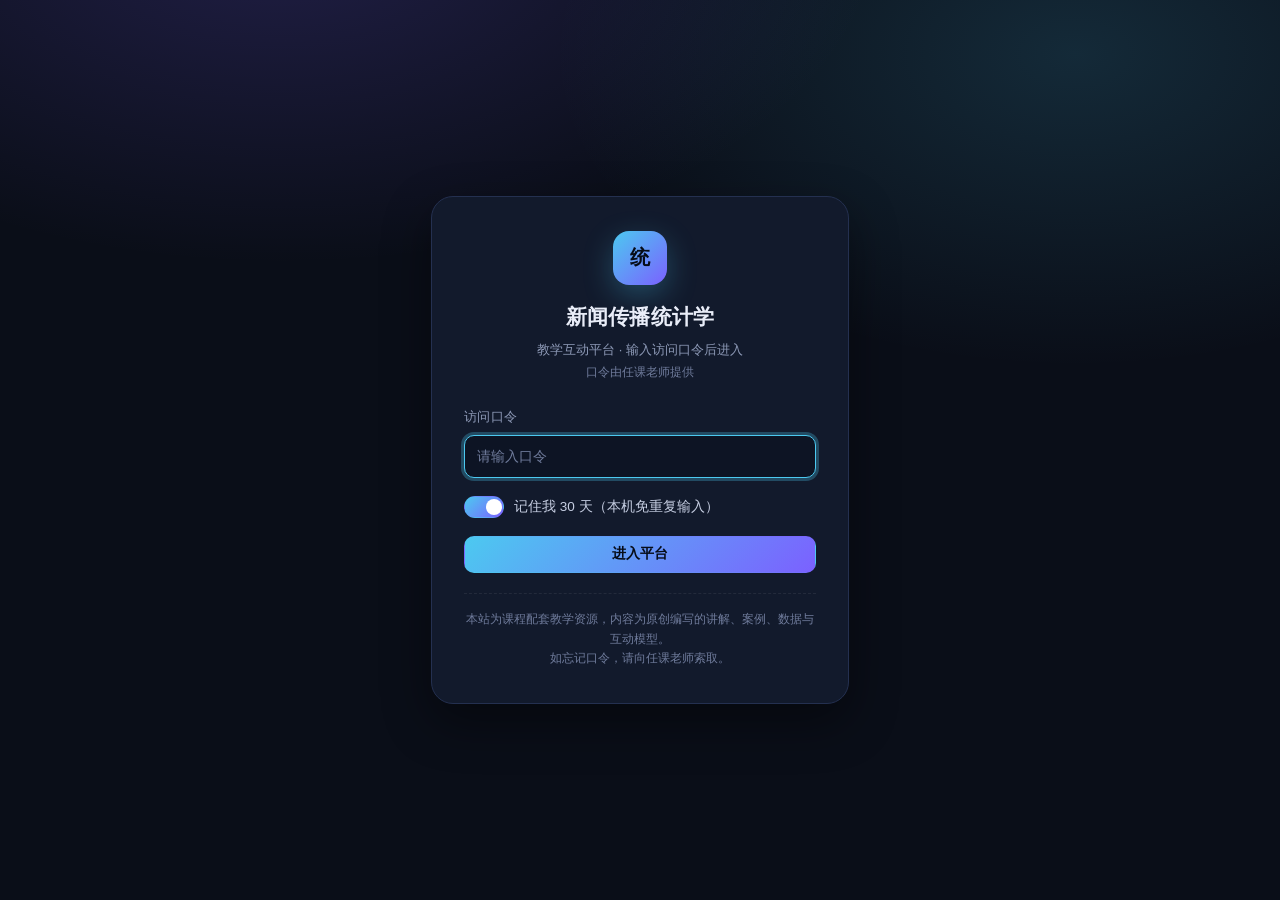
<file: quiz.html>
<!DOCTYPE html>
<html lang="zh-CN" data-theme="dark">
<head>
<meta charset="UTF-8">
<meta name="viewport" content="width=device-width,initial-scale=1">
<title>自测练习 · 新闻传播统计学教学互动平台</title>
<meta name="description" content="按章练习、随机抽题、错题回顾，每题附完整解析与相关章节、实验跳转。">
<link rel="stylesheet" href="assets/css/main.css">
</head>
<body>

<header data-topbar></header>

<main class="wrap page" role="main">

  <div class="lab-head">
    <div>
      <h1>自测练习</h1>
      <p>题库取自全书 17 章（14 章正文 + 3 篇拓展专题）的随堂小题。答错会自动记入错题本，考前只看错题本效率最高。
        每题都附解析，并直接链到对应章节与互动实验。</p>
    </div>
    <span class="spacer"></span>
    <span class="badge acc" id="poolInfo"></span>
  </div>

  <!-- 控制区 -->
  <section class="card pad-l mt18">
    <div class="row">
      <div class="chips" id="modeChips">
        <button class="chip active" data-v="chapter">按章练习</button>
        <button class="chip" data-v="random">随机抽题</button>
        <button class="chip" data-v="wrong">错题回顾</button>
      </div>
      <span class="spacer"></span>
      <select id="chPick" style="max-width:250px"></select>
      <button class="btn primary" id="startBtn">开始</button>
    </div>
    <div class="dashed"></div>
    <div class="row">
      <div style="flex:1;min-width:200px">
        <div class="row" style="justify-content:space-between">
          <span class="faint fs12" id="progLabel">未开始</span>
          <span class="faint fs12 mono" id="progNum"></span>
        </div>
        <div class="prog mt6"><i id="progBar" style="width:0"></i></div>
      </div>
      <span class="badge ok" id="scoreOk">答对 0</span>
      <span class="badge danger" id="scoreBad">答错 0</span>
      <button class="btn sm ghost" id="clearWrong">清空错题本</button>
    </div>
  </section>

  <!-- 题目区 -->
  <section class="mt18" id="quizArea">
    <div class="card empty">
      选择模式后点「开始」。<br>
      <span class="fs12">建议先做「按章练习」，学完一章立刻验证一章；考前用「错题回顾」集中过一遍。</span>
    </div>
  </section>

  <!-- 结算区 -->
  <section class="mt18" id="resultArea"></section>

  <!-- 说明 -->
  <section class="card pad-l mt24">
    <div class="card-h"><h2>自测的正确用法</h2></div>
    <div class="grid g3">
      <div class="callout ok"><span class="ttl">答错比答对更有价值</span>答错说明这里的概念还没连成线。先看解析，再点进对应章节的重难点部分，最后去实验里把参数拨一遍。</div>
      <div class="callout warn"><span class="ttl">不要只看答案对不对</span>试着说出「为什么其他三个选项错」。能排除干扰项，才算真正理解。</div>
      <div class="callout info"><span class="ttl">错题本会自动积累</span>答错的题会存在本机浏览器里，考前打开「错题回顾」即可。换设备或清缓存会丢失，重要错题建议自己再记一份。</div>
    </div>
  </section>

</main>

<footer data-footer></footer>

<script src="assets/js/stats.js"></script>
<script src="assets/js/content-a.js"></script>
<script src="assets/js/content-b.js"></script>
<script src="assets/js/library.js"></script>
<script src="assets/js/site.js"></script>
<script>
(function () {
  "use strict";
  var U = window.SITE_UI, esc = U.esc;
  var CH = window.CHAPTERS || [], MOD = window.LAB_MODULES || [];
  var WRONG_KEY = "xwcb.wrong";

  /* ---------------- 题库 ---------------- */
  var POOL = [];
  CH.forEach(function (c) {
    (c.quiz || []).forEach(function (q, i) {
      POOL.push({
        pid: c.id + "#" + i, chId: c.id, chNo: c.no, chTitle: c.title, chExtra: !!c.extra,
        q: q.q, o: q.o || [], a: q.a, e: q.e || "", lab: (c.lab || [])[0] || ""
      });
    });
  });

  U.$("#poolInfo").textContent = "题库 " + POOL.length + " 题 · 覆盖 " + CH.length + " 章";

  /* ---------------- 错题本（存储不可用时静默降级为内存） ---------------- */
  var memWrong = [];
  function readWrong() {
    try { return JSON.parse(localStorage.getItem(WRONG_KEY) || "[]"); } catch (e) { return memWrong; }
  }
  function writeWrong(arr) {
    memWrong = arr;
    try { localStorage.setItem(WRONG_KEY, JSON.stringify(arr)); } catch (e) { }
  }
  function getWrong() { return readWrong(); }
  function addWrong(pid) {
    var w = getWrong();
    if (w.indexOf(pid) < 0) { w.push(pid); writeWrong(w); }
  }
  function delWrong(pid) {
    writeWrong(getWrong().filter(function (x) { return x !== pid; }));
  }

  /* ---------------- 状态 ---------------- */
  var S = { mode: "chapter", list: [], idx: 0, ok: 0, bad: 0, answered: false };

  /* 章节下拉 */
  U.$("#chPick").innerHTML = CH.map(function (c) {
    var n = (c.quiz || []).length;
    return '<option value="' + c.id + '"' + (n ? "" : " disabled") + ">" + (c.extra ? "" : "第 " + c.no + " 章 · ") + esc(c.title) + "（" + n + " 题）</option>";
  }).join("");

  function shuffle(a) {
    var x = a.slice();
    for (var i = x.length - 1; i > 0; i--) {
      var j = Math.floor(Math.random() * (i + 1));
      var t = x[i]; x[i] = x[j]; x[j] = t;
    }
    return x;
  }

  function buildList() {
    if (S.mode === "chapter") {
      var cid = U.$("#chPick").value;
      return POOL.filter(function (p) { return p.chId === cid; });
    }
    if (S.mode === "random") return shuffle(POOL).slice(0, 15);
    var w = getWrong();
    return w.map(function (pid) { return POOL.filter(function (p) { return p.pid === pid; })[0]; }).filter(Boolean);
  }

  /* ---------------- 渲染题目 ---------------- */
  function renderQ() {
    var area = U.$("#quizArea");
    if (S.idx >= S.list.length) { renderResult(); return; }
    var p = S.list[S.idx];
    S.answered = false;

    var ch = CH.filter(function (c) { return c.id === p.chId; })[0];
    var lab = p.lab ? MOD.filter(function (m) { return m.id === p.lab; })[0] : null;

    area.innerHTML =
      '<div class="q-item">' +
      '<div class="qh"><span class="qn">' + (S.idx + 1) + '</span><span class="qt">' + esc(p.q) + "</span></div>" +
      '<div class="row" style="gap:6px;margin-bottom:12px">' +
      '<span class="badge acc">' + (p.chExtra ? "拓展专题" : "第 " + p.chNo + " 章") + "</span>" +
      '<span class="badge">' + esc(p.chTitle) + "</span>" +
      (ch && (ch.keys || []).length ? '<span class="badge danger">本章有 ' + ch.keys.length + " 处重难点</span>" : "") +
      "</div>" +
      '<div class="opts" id="opts">' + p.o.map(function (o, j) {
        return '<div class="opt" data-j="' + j + '"><span class="lb">' + "ABCD"[j] + "</span><span>" + esc(o) + "</span></div>";
      }).join("") + "</div>" +
      '<div id="expBox"></div>' +
      '<div class="row mt14" style="justify-content:flex-end">' +
      '<button class="btn primary" id="nextBtn" disabled>下一题 →</button></div>' +
      "</div>";

    U.$("#opts").addEventListener("click", function (e) {
      var opt = e.target.closest(".opt");
      if (!opt || S.answered) return;
      answer(+opt.dataset.j);
    });

    U.$("#nextBtn").addEventListener("click", function () {
      S.idx++;
      updateProgress();
      renderQ();
    });

    updateProgress();
  }

  function answer(j) {
    var p = S.list[S.idx];
    S.answered = true;
    var correct = j === p.a;

    U.$$("#opts .opt").forEach(function (el, k) {
      if (k === p.a) el.classList.add("right");
      else if (k === j) el.classList.add("wrong");
      else el.classList.add("dim");
    });

    if (correct) { S.ok++; delWrong(p.pid); } else { S.bad++; addWrong(p.pid); }
    U.$("#scoreOk").textContent = "答对 " + S.ok;
    U.$("#scoreBad").textContent = "答错 " + S.bad;

    var ch = CH.filter(function (c) { return c.id === p.chId; })[0];
    var lab = p.lab ? MOD.filter(function (m) { return m.id === p.lab; })[0] : null;

    U.$("#expBox").innerHTML =
      '<div class="q-exp"' + (correct ? ' style="border-left-color:var(--ok)"' : "") + ">" +
      '<div class="row" style="gap:8px;margin-bottom:7px">' +
      '<span class="badge ' + (correct ? "ok" : "danger") + '">' + (correct ? "✓ 回答正确" : "✗ 回答错误") + "</span>" +
      '<span class="badge">正确答案 ' + "ABCD"[p.a] + "</span></div>" +
      "<b>解析</b>" + esc(p.e) +
      '<div class="row mt14">' +
      (ch ? '<a class="btn sm" href="chapters.html#' + ch.id + '">回看' + (ch.extra ? "拓展专题" : "第 " + ch.no + " 章") + "</a>" : "") +
      (lab ? '<a class="btn sm ok" href="lab.html?m=' + lab.id + '">去实验里验证</a>' : "") +
      "</div></div>";

    U.$("#nextBtn").disabled = false;
    U.$("#nextBtn").textContent = (S.idx === S.list.length - 1) ? "看结果 →" : "下一题 →";
    U.$("#nextBtn").focus();
  }

  function updateProgress() {
    var tot = S.list.length;
    var pct = tot ? Math.round(S.idx / tot * 100) : 0;
    U.$("#progBar").style.width = pct + "%";
    U.$("#progLabel").textContent = tot ? "已完成 " + S.idx + " / " + tot + " 题" : "未开始";
    U.$("#progNum").textContent = tot ? pct + "%" : "";
  }

  function renderResult() {
    var tot = S.ok + S.bad;
    var rate = tot ? Math.round(S.ok / tot * 100) : 0;
    var lvl = rate >= 90 ? ["ok", "掌握扎实"] : rate >= 70 ? ["acc", "基本掌握"] : rate >= 50 ? ["warn", "还需巩固"] : ["danger", "建议重学本章"];

    /* 找出错题集中的章节，给复习建议 */
    var badByCh = {};
    var suggestions = [];
    (S.list || []).forEach(function (p) {
      if (getWrong().indexOf(p.pid) >= 0) {
        badByCh[p.chNo] = badByCh[p.chNo] || { no: p.chNo, id: p.chId, title: p.chTitle, extra: p.chExtra, n: 0 };
        badByCh[p.chNo].n++;
      }
    });
    Object.keys(badByCh).forEach(function (k) { suggestions.push(badByCh[k]); });
    suggestions.sort(function (a, b) { return b.n - a.n; });

    U.$("#resultArea").innerHTML =
      '<div class="card pad-l"><div class="card-h"><h2>本轮结果</h2><span class="spacer"></span>' +
      '<span class="badge ' + lvl[0] + '">' + lvl[1] + "</span></div>" +
      '<div class="readouts">' +
      '<div class="ro hi"><div class="k">正确率</div><div class="v">' + rate + '%</div><div class="mini">' + S.ok + " / " + tot + "</div></div>" +
      '<div class="ro ok"><div class="k">答对</div><div class="v">' + S.ok + "</div></div>" +
      '<div class="ro danger"><div class="k">答错</div><div class="v">' + S.bad + "</div></div>" +
      '<div class="ro"><div class="k">错题本累计</div><div class="v">' + getWrong().length + "</div></div>" +
      "</div>" +
      (suggestions.length
        ? '<div class="callout warn mt18"><span class="ttl">建议重点复习这些章节</span>' +
          suggestions.map(function (s) {
            return '<a href="chapters.html#' + s.id + '">' + (s.extra ? "" : "第 " + s.no + " 章 · ") + esc(s.title) + "</a>（错 " + s.n + " 题）";
          }).join("　·　") + "</div>"
        : '<div class="callout ok mt18"><span class="ttl">没有错题</span>这一轮全对。可以切到「随机抽题」扩大范围，检验跨章理解。</div>') +
      '<div class="row mt18">' +
      '<button class="btn primary" id="againBtn">再来一轮</button>' +
      '<a class="btn" href="quiz.html">重新选择模式</a>' +
      '<a class="btn ghost" href="lab.html">去互动实验室</a>' +
      "</div></div>";

    var ag = U.$("#againBtn");
    if (ag) ag.addEventListener("click", start);
  }

  /* ---------------- 交互 ---------------- */
  U.$("#modeChips").addEventListener("click", function (e) {
    var b = e.target.closest(".chip"); if (!b) return;
    S.mode = b.dataset.v;
    U.$$("#modeChips .chip").forEach(function (x) { x.classList.toggle("active", x === b); });
    U.$("#chPick").style.display = (S.mode === "chapter") ? "" : "none";
  });

  function start() {
    S.list = buildList();
    S.idx = 0; S.ok = 0; S.bad = 0;
    U.$("#resultArea").innerHTML = "";
    U.$("#scoreOk").textContent = "答对 0";
    U.$("#scoreBad").textContent = "答错 0";

    if (!S.list.length) {
      U.$("#quizArea").innerHTML = '<div class="card empty">' +
        (S.mode === "wrong"
          ? '错题本还是空的。<br><span class="fs12">先做「按章练习」或「随机抽题」，答错的题会自动收进来。</span>'
          : '这一章还没有配题，换一章试试。') + "</div>";
      updateProgress();
      return;
    }
    renderQ();
  }

  U.$("#startBtn").addEventListener("click", start);
  U.$("#clearWrong").addEventListener("click", function () {
    if (confirm("确定清空错题本吗？此操作不可撤销。")) {
      writeWrong([]);
      U.toast("错题本已清空");
      start();
    }
  });

  /* 默认：选到第一个有题的章节 */
  var first = CH.filter(function (c) { return (c.quiz || []).length; })[0];
  if (first) U.$("#chPick").value = first.id;

  /* 支持 ?ch=c09 直接定位 */
  if (U.param("ch")) {
    U.$("#chPick").value = U.param("ch");
    start();
  }
})();
</script>
</body>
</html>
</file>
<file: assets/css/main.css>
/* =========================================================
   新闻传播统计学 · 教学互动平台
   设计系统 Design System
   深色为默认主题，浅色主题通过 [data-theme="light"] 切换
   ========================================================= */

/* ---------- 1. 设计令牌 ---------- */
:root{
  /* 面 */
  --bg:#0a0e18;
  --bg-elev:#0f1524;
  --card:#121a2c;
  --card-2:#0d1424;
  --card-3:#182240;
  --line:#243050;
  --line-soft:rgba(255,255,255,.07);
  --line-strong:#33426b;

  /* 字 */
  --fg:#e9edf8;
  --fg-dim:#c6cee2;
  --fg-mut:#8d99b6;
  --fg-faint:#6f7b9b;

  /* 主色 */
  --acc:#4cc9f0;
  --acc-2:#7b61ff;
  --acc-soft:rgba(76,201,240,.12);
  --grad:linear-gradient(135deg,#4cc9f0,#7b61ff);
  --grad-soft:linear-gradient(135deg,rgba(76,201,240,.16),rgba(123,97,255,.16));

  /* 语义色 */
  --ok:#3ddc97;
  --warn:#ffb703;
  --danger:#f72585;
  --info:#4cc9f0;

  /* 统计可视化专用：分组配色 */
  --g1:#4cc9f0;
  --g2:#ffb703;
  --g3:#f72585;
  --g4:#3ddc97;
  --g5:#7b61ff;
  --g6:#ff7b54;

  /* 尺寸 */
  --r-sm:8px;
  --r:12px;
  --r-lg:16px;
  --r-xl:22px;
  --nav-h:60px;

  /* 阴影 */
  --sh-1:0 2px 8px rgba(0,0,0,.20);
  --sh-2:0 8px 26px rgba(0,0,0,.30);
  --sh-3:0 18px 48px rgba(0,0,0,.42);
  --ring:0 0 0 3px rgba(76,201,240,.28);

  /* 字体 */
  --sans:-apple-system,BlinkMacSystemFont,"Segoe UI","PingFang SC","Hiragino Sans GB","Microsoft YaHei","Source Han Sans SC",sans-serif;
  --mono:ui-monospace,SFMono-Regular,"SF Mono",Menlo,Consolas,"Liberation Mono",monospace;
  --math:"Cambria Math",Cambria,Georgia,"Times New Roman",serif;

  --maxw:1320px;
  color-scheme:dark;
}

/* ---------- 浅色主题 ---------- */
[data-theme="light"]{
  --bg:#f4f6fb;
  --bg-elev:#ffffff;
  --card:#ffffff;
  --card-2:#f5f7fc;
  --card-3:#eef1f9;
  --line:#dfe4f0;
  --line-soft:rgba(20,32,64,.09);
  --line-strong:#c3ccdf;

  --fg:#16203a;
  --fg-dim:#2d3b5c;
  --fg-mut:#63708f;
  --fg-faint:#8a95ad;

  --acc:#0d87c9;
  --acc-2:#6247f0;
  --acc-soft:rgba(13,135,201,.10);
  --grad:linear-gradient(135deg,#0d87c9,#6247f0);
  --grad-soft:linear-gradient(135deg,rgba(13,135,201,.12),rgba(98,71,240,.12));

  --ok:#12996a;
  --warn:#b8790a;
  --danger:#d61f6d;
  --info:#0d87c9;

  --g1:#0d87c9;
  --g2:#c98a00;
  --g3:#d61f6d;
  --g4:#12996a;
  --g5:#6247f0;
  --g6:#e2611f;

  --sh-1:0 1px 3px rgba(22,32,58,.07);
  --sh-2:0 6px 20px rgba(22,32,58,.09);
  --sh-3:0 16px 40px rgba(22,32,58,.14);
  --ring:0 0 0 3px rgba(13,135,201,.22);
  color-scheme:light;
}

/* ---------- 2. 基础重置 ---------- */
*,*::before,*::after{box-sizing:border-box}
html{-webkit-text-size-adjust:100%;scroll-behavior:smooth;scroll-padding-top:calc(var(--nav-h) + 16px)}
body{
  margin:0;padding:0;
  background:var(--bg);
  color:var(--fg);
  font-family:var(--sans);
  font-size:15px;
  line-height:1.75;
  -webkit-font-smoothing:antialiased;
  text-rendering:optimizeLegibility;
}
[data-theme="dark"] body,
body:not([data-theme="light"]) body{}
body::before{
  content:"";position:fixed;inset:0;pointer-events:none;z-index:0;
  background:
    radial-gradient(900px 520px at 10% -12%, rgba(123,97,255,.15), transparent 62%),
    radial-gradient(820px 500px at 92% -4%, rgba(76,201,240,.11), transparent 58%);
}
[data-theme="light"] body::before{
  background:
    radial-gradient(900px 520px at 10% -12%, rgba(98,71,240,.10), transparent 62%),
    radial-gradient(820px 500px at 92% -4%, rgba(13,135,201,.09), transparent 58%);
}
h1,h2,h3,h4,h5{margin:0;font-weight:650;line-height:1.35;letter-spacing:.2px}
p{margin:0 0 10px}
a{color:var(--acc);text-decoration:none;transition:color .15s}
a:hover{color:var(--acc-2)}
img,svg{max-width:100%}
button,input,select,textarea{font:inherit;color:inherit}
::selection{background:rgba(76,201,240,.28)}
[hidden]{display:none !important}

/* 滚动条 */
::-webkit-scrollbar{width:11px;height:11px}
::-webkit-scrollbar-track{background:transparent}
::-webkit-scrollbar-thumb{background:var(--line);border-radius:99px;border:3px solid transparent;background-clip:content-box}
::-webkit-scrollbar-thumb:hover{background:var(--line-strong);background-clip:content-box}

/* ---------- 3. 布局 ---------- */
.wrap{max-width:var(--maxw);margin:0 auto;padding:0 22px;position:relative;z-index:1}
.page{padding:26px 0 72px}
.stack{display:flex;flex-direction:column;gap:16px}
.row{display:flex;gap:12px;flex-wrap:wrap;align-items:center}
.spacer{flex:1}

.grid{display:grid;gap:16px}
.g2{grid-template-columns:repeat(auto-fit,minmax(320px,1fr))}
.g3{grid-template-columns:repeat(auto-fit,minmax(280px,1fr))}
.g4{grid-template-columns:repeat(auto-fit,minmax(215px,1fr))}
.split{display:grid;grid-template-columns:minmax(290px,340px) minmax(0,1fr);gap:16px;align-items:start}
.split-wide{display:grid;grid-template-columns:minmax(260px,290px) minmax(0,1fr) minmax(260px,320px);gap:16px;align-items:start}
@media (max-width:1100px){ .split-wide{grid-template-columns:1fr} }
@media (max-width:940px){ .split{grid-template-columns:1fr} }

/* ---------- 4. 顶部导航 ---------- */
.topbar{
  position:sticky;top:0;z-index:200;
  height:var(--nav-h);
  background:color-mix(in srgb, var(--bg) 82%, transparent);
  backdrop-filter:blur(14px) saturate(1.3);
  -webkit-backdrop-filter:blur(14px) saturate(1.3);
  border-bottom:1px solid var(--line);
}
.topbar .wrap{height:100%;display:flex;align-items:center;gap:16px}
.brand{display:flex;align-items:center;gap:11px;flex:none;color:var(--fg)}
.brand:hover{color:var(--fg)}
.brand .logo{
  width:34px;height:34px;border-radius:10px;background:var(--grad);
  display:grid;place-items:center;flex:none;
  font-family:var(--mono);font-weight:700;font-size:14px;color:#060c18;
  box-shadow:0 4px 14px rgba(76,201,240,.28);
}
[data-theme="light"] .brand .logo{color:#fff}
.brand .tt{display:flex;flex-direction:column;line-height:1.15}
.brand .tt b{font-size:15.5px;font-weight:680;letter-spacing:.4px}
.brand .tt i{font-style:normal;font-size:10.5px;color:var(--fg-mut);letter-spacing:1.2px;font-family:var(--mono)}

.nav{display:flex;gap:2px;align-items:center;margin-left:6px;overflow-x:auto;scrollbar-width:none}
.nav::-webkit-scrollbar{display:none}
.nav a{
  padding:7px 12px;border-radius:9px;font-size:13.5px;color:var(--fg-dim);
  white-space:nowrap;transition:.15s;border:1px solid transparent;
}
.nav a:hover{background:var(--card);color:var(--fg);border-color:var(--line)}
.nav a.active{background:var(--grad-soft);color:var(--fg);border-color:var(--line-strong);font-weight:600}
@media (max-width:900px){ .nav a{padding:7px 9px;font-size:12.5px} .brand .tt i{display:none} }

.topbar .tools{display:flex;align-items:center;gap:8px;flex:none;margin-left:auto}
.icon-btn{
  width:36px;height:36px;border-radius:10px;border:1px solid var(--line);
  background:var(--card-2);display:grid;place-items:center;cursor:pointer;
  color:var(--fg-dim);transition:.15s;
}
.icon-btn:hover{background:var(--card-3);color:var(--fg);border-color:var(--line-strong)}
.search-btn{
  display:flex;align-items:center;gap:8px;height:36px;padding:0 11px;border-radius:10px;
  border:1px solid var(--line);background:var(--card-2);cursor:pointer;color:var(--fg-mut);
  font-size:13px;transition:.15s;
}
.search-btn:hover{background:var(--card-3);border-color:var(--line-strong);color:var(--fg-dim)}
.search-btn kbd{margin-left:2px}
@media (max-width:640px){ .search-btn span.tx{display:none} }

/* ---------- 5. 卡片 ---------- */
.card{
  background:linear-gradient(180deg,var(--card),var(--card-2));
  border:1px solid var(--line);border-radius:var(--r-lg);
  padding:18px 20px;box-shadow:var(--sh-2);position:relative;
}
.card.flat{background:var(--card-2);box-shadow:none}
.card.pad-s{padding:13px 15px}
.card.pad-l{padding:24px 26px}
.card > h2,.card > h3{margin-bottom:14px}
.card-h{display:flex;align-items:center;gap:10px;margin-bottom:14px;flex-wrap:wrap}
.card-h h2,.card-h h3{margin:0}
.card-h .spacer{flex:1}
.card-title{font-size:16px;font-weight:650;color:var(--fg)}
.eyebrow{
  font-size:11px;letter-spacing:1.6px;text-transform:uppercase;
  color:var(--fg-mut);font-weight:600;font-family:var(--mono);
}
.sect-title{
  font-size:13px;letter-spacing:1.4px;color:var(--fg-mut);
  font-weight:600;margin:0 0 12px;
}
.sect-title b{color:var(--fg-dim);font-weight:600}
.divider{height:1px;background:var(--line);margin:16px 0;border:0}
.dashed{height:0;border-top:1px dashed var(--line-soft);margin:14px 0}

/* ---------- 6. 首页大标题 ---------- */
.hero{text-align:center;padding:44px 0 34px}
.hero h1{
  font-size:clamp(28px,4.6vw,46px);font-weight:750;letter-spacing:-.4px;line-height:1.22;
  margin-bottom:14px;
}
.hero h1 .gr{background:var(--grad);-webkit-background-clip:text;background-clip:text;color:transparent}
.hero p{font-size:16.5px;color:var(--fg-mut);max-width:720px;margin:0 auto 6px}
.hero .tagline{font-size:13px;color:var(--fg-faint);font-family:var(--mono);letter-spacing:1.4px}

/* ---------- 7. 按钮 ---------- */
.btn{
  display:inline-flex;align-items:center;justify-content:center;gap:7px;
  padding:8px 14px;border-radius:10px;border:1px solid var(--line);
  background:var(--card-3);cursor:pointer;font-size:13.5px;color:var(--fg-dim);
  transition:.15s;white-space:nowrap;line-height:1.4;
}
.btn:hover{background:var(--card);border-color:var(--line-strong);color:var(--fg)}
.btn:active{transform:translateY(1px)}
.btn.primary{background:var(--grad);border-color:transparent;color:#060c18;font-weight:700}
[data-theme="light"] .btn.primary{color:#fff}
.btn.primary:hover{filter:brightness(1.08)}
.btn.ok{background:rgba(61,220,151,.14);border-color:rgba(61,220,151,.4);color:var(--ok)}
.btn.danger{background:rgba(247,37,133,.12);border-color:rgba(247,37,133,.38);color:var(--danger)}
.btn.ghost{background:transparent}
.btn.sq{min-width:36px;padding:7px 8px;font-family:var(--mono);justify-content:center}
.btn.sm{padding:5px 10px;font-size:12.5px;border-radius:8px}
.btn.block{width:100%}
.btn.active,.btn.is-active{
  background:var(--grad);border-color:transparent;color:#060c18;font-weight:700;
}
[data-theme="light"] .btn.active,[data-theme="light"] .btn.is-active{color:#fff}
.btn:disabled{opacity:.42;cursor:not-allowed}

.chips{display:flex;flex-wrap:wrap;gap:6px}
.chip{
  padding:4px 10px;border-radius:8px;border:1px solid var(--line);
  background:var(--card-2);cursor:pointer;font-size:12.5px;color:var(--fg-dim);
  font-family:var(--mono);transition:.14s;
}
.chip:hover{border-color:var(--line-strong);color:var(--fg);background:var(--card-3)}
.chip.active{background:var(--grad);border-color:transparent;color:#060c18;font-weight:700}
[data-theme="light"] .chip.active{color:#fff}

/* ---------- 8. 徽章 ---------- */
.badge{
  display:inline-flex;align-items:center;gap:5px;
  padding:2px 9px;border-radius:99px;font-size:11.5px;font-weight:600;
  border:1px solid var(--line);background:var(--card-2);color:var(--fg-mut);
  letter-spacing:.3px;white-space:nowrap;
}
.badge.acc{background:var(--acc-soft);border-color:rgba(76,201,240,.4);color:var(--acc)}
.badge.ok{background:rgba(61,220,151,.12);border-color:rgba(61,220,151,.36);color:var(--ok)}
.badge.warn{background:rgba(255,183,3,.12);border-color:rgba(255,183,3,.36);color:var(--warn)}
.badge.danger{background:rgba(247,37,133,.12);border-color:rgba(247,37,133,.36);color:var(--danger)}
.badge.purple{background:rgba(123,97,255,.14);border-color:rgba(123,97,255,.4);color:var(--acc-2)}
.badge.lv1{background:rgba(61,220,151,.12);border-color:rgba(61,220,151,.36);color:var(--ok)}
.badge.lv2{background:rgba(255,183,3,.12);border-color:rgba(255,183,3,.36);color:var(--warn)}
.badge.lv3{background:rgba(247,37,133,.12);border-color:rgba(247,37,133,.36);color:var(--danger)}

/* 难度星级 */
.stars{font-family:var(--mono);font-size:11px;letter-spacing:1px}
.stars .on{color:var(--danger)}
.stars .off{color:var(--line-strong)}

/* ---------- 9. 表格 ---------- */
.tbl{width:100%;border-collapse:collapse;font-size:13.5px}
.tbl th,.tbl td{padding:9px 11px;text-align:right;border-bottom:1px solid var(--line-soft)}
.tbl th{
  color:var(--fg-mut);font-weight:600;font-size:11.5px;letter-spacing:.6px;
  text-transform:uppercase;white-space:nowrap;
}
.tbl td{color:var(--fg-dim);font-family:var(--mono);font-size:13px}
.tbl th:first-child,.tbl td:first-child{text-align:left}
.tbl tbody tr:hover{background:var(--acc-soft)}
.tbl td.tx{font-family:var(--sans);font-size:13.5px}
.tbl td.c{cursor:pointer}
.tbl td.c:hover{color:var(--acc);text-decoration:underline}
.tbl.mini th,.tbl.mini td{padding:6px 8px;font-size:12.5px}
.tbl-wrap{overflow-x:auto;-webkit-overflow-scrolling:touch}

/* key-value */
.kv{display:grid;grid-template-columns:1fr auto;gap:7px 14px;font-size:13.5px}
.kv .k{color:var(--fg-mut)}
.kv .v{font-family:var(--mono);text-align:right;color:var(--fg-dim)}
.kv .v.na{color:var(--fg-faint)}
.kv .v b{color:var(--acc)}

/* ---------- 10. 公式 ---------- */
.formula{
  font-family:var(--math);font-size:18px;line-height:2.4;color:var(--fg);
  overflow-x:auto;padding:6px 2px;letter-spacing:.3px;
}
.formula .frac{display:inline-flex;flex-direction:column;vertical-align:middle;text-align:center;margin:0 4px}
.formula .frac .num{border-bottom:1.4px solid var(--line-strong);padding:0 8px 1px}
.formula .frac .den{padding:1px 8px 0}
.formula sub,.formula sup{font-size:.7em}
.formula i,.formula var{font-style:italic;font-family:var(--math)}
.formula .op{color:var(--fg-mut);padding:0 2px}

.subst{
  font-family:var(--mono);font-size:13px;color:var(--fg-mut);
  background:var(--card-2);border:1px solid var(--line);border-left:3px solid var(--acc);
  border-radius:10px;padding:11px 13px;margin-top:12px;overflow-x:auto;
}
.subst > div + div{margin-top:5px}
.subst b{color:var(--acc)}
.subst .lbl{color:var(--fg-faint)}

/* ---------- 11. 提示块 ---------- */
.callout{
  padding:12px 15px;border-radius:var(--r);font-size:13.5px;
  border:1px solid var(--line);background:var(--card-2);color:var(--fg-dim);
  border-left-width:3px;
}
.callout b{color:var(--fg)}
.callout.info{border-left-color:var(--acc);background:rgba(76,201,240,.07)}
.callout.ok{border-left-color:var(--ok);background:rgba(61,220,151,.07)}
.callout.warn{border-left-color:var(--warn);background:rgba(255,183,3,.07)}
.callout.danger{border-left-color:var(--danger);background:rgba(247,37,133,.07)}
.callout.purple{border-left-color:var(--acc-2);background:rgba(123,97,255,.08)}
.callout .ttl{font-weight:650;color:var(--fg);display:block;margin-bottom:3px;font-size:13.5px}
.callout + .callout{margin-top:9px}

/* ---------- 12. 阅读器（文章排版） ---------- */
.prose{font-size:15.5px;line-height:1.85;color:var(--fg-dim);max-width:76ch}
.prose h2{font-size:21px;color:var(--fg);margin:30px 0 12px;padding-bottom:8px;border-bottom:1px solid var(--line)}
.prose h3{font-size:17px;color:var(--fg);margin:24px 0 9px}
.prose h4{font-size:15px;color:var(--fg-dim);margin:18px 0 7px}
.prose p{margin:0 0 13px}
.prose ul,.prose ol{margin:0 0 13px;padding-left:22px}
.prose li{margin-bottom:6px}
.prose li::marker{color:var(--acc)}
.prose strong{color:var(--fg);font-weight:650}
.prose code{
  font-family:var(--mono);font-size:13px;color:var(--acc);
  background:var(--card-2);padding:1.5px 6px;border-radius:6px;border:1px solid var(--line);
}
.prose blockquote{
  margin:0 0 13px;padding:10px 16px;border-left:3px solid var(--acc-2);
  background:var(--card-2);border-radius:0 10px 10px 0;color:var(--fg-mut);font-size:14.5px;
}
.prose em{color:var(--fg);font-style:normal;background:var(--acc-soft);border-bottom:1px solid rgba(76,201,240,.45);padding:0 3px;border-radius:3px}

/* ---------- 13. 实验室布局 ---------- */
.lab-head{
  display:flex;align-items:flex-start;gap:16px;flex-wrap:wrap;
  padding-bottom:16px;border-bottom:1px solid var(--line);margin-bottom:18px;
}
.lab-head h1{font-size:clamp(20px,2.6vw,26px);flex:1;min-width:260px}
.lab-head p{font-size:13.5px;color:var(--fg-mut);margin:6px 0 0;max-width:74ch}
.lab-head .tags{display:flex;gap:6px;flex-wrap:wrap;margin-top:9px}

.panel{position:sticky;top:calc(var(--nav-h) + 16px)}
@media (max-width:940px){ .panel{position:static} }

.ctrl{padding:12px 0;border-top:1px dashed var(--line-soft)}
.ctrl:first-of-type{border-top:0;padding-top:0}
.ctrl:last-child{padding-bottom:0}
.ctrl-h{display:flex;align-items:baseline;justify-content:space-between;gap:10px;margin-bottom:9px}
.ctrl-h .lab{font-size:13.5px;color:var(--fg-dim)}
.ctrl-h .val{font-family:var(--mono);font-size:15px;font-weight:650;color:var(--acc)}
.ctrl .sub{font-size:12px;color:var(--fg-mut);margin:9px 0 6px;letter-spacing:.2px}
.ctrl .note{font-size:12px;color:var(--fg-mut);margin-top:9px;line-height:1.65}
.ctrl .note b{color:var(--fg-dim)}
.step{display:flex;gap:6px;align-items:center;flex-wrap:wrap}

.switch{display:flex;align-items:center;gap:10px;font-size:13.5px;color:var(--fg-dim);cursor:pointer;user-select:none;padding:3px 0}
.switch input{
  appearance:none;-webkit-appearance:none;width:40px;height:22px;border-radius:99px;
  background:var(--line);border:1px solid var(--line);position:relative;cursor:pointer;
  transition:.2s;flex:none;margin:0;
}
.switch input::after{
  content:"";position:absolute;top:2px;left:2px;width:16px;height:16px;border-radius:50%;
  background:var(--fg-mut);transition:.2s;
}
.switch input:checked{background:var(--grad);border-color:transparent}
.switch input:checked::after{left:21px;background:#fff}
.switch input:focus-visible{outline:none;box-shadow:var(--ring)}

input[type="range"]{
  -webkit-appearance:none;appearance:none;width:100%;height:5px;border-radius:99px;
  background:var(--line);outline:none;margin:9px 0;cursor:pointer;
}
input[type="range"]::-webkit-slider-thumb{
  -webkit-appearance:none;width:18px;height:18px;border-radius:50%;
  background:var(--grad);cursor:pointer;border:2px solid var(--bg);
  box-shadow:0 2px 8px rgba(0,0,0,.35);
}
input[type="range"]::-moz-range-thumb{
  width:16px;height:16px;border-radius:50%;background:#4cc9f0;cursor:pointer;border:2px solid var(--bg);
}
input[type="text"],input[type="number"],input[type="password"],textarea,select{
  width:100%;padding:9px 12px;border-radius:10px;border:1px solid var(--line);
  background:var(--card-2);color:var(--fg);font-size:13.5px;transition:.15s;outline:none;
}
input:focus,textarea:focus,select:focus{border-color:var(--acc);box-shadow:var(--ring)}
input::placeholder{color:var(--fg-faint)}
label.fld{display:block;font-size:12.5px;color:var(--fg-mut);margin-bottom:6px;letter-spacing:.3px}

/* 图表舞台 */
.stage{background:var(--card-2);border:1px solid var(--line);border-radius:var(--r);padding:8px 8px 4px;position:relative}
.stage svg{display:block;width:100%;height:auto;touch-action:none}
.stage svg.draggable{cursor:crosshair}
.legend{display:flex;gap:6px 18px;flex-wrap:wrap;font-size:12px;color:var(--fg-mut);padding:9px 10px 7px}
.legend .it{display:inline-flex;align-items:center;gap:7px}
.legend .sw{display:inline-block;width:17px;height:3px;border-radius:2px;flex:none}
.legend .dot{display:inline-block;width:9px;height:9px;border-radius:50%;flex:none}
.hint{
  color:var(--fg-mut);font-size:12px;padding:6px 10px 8px;display:flex;flex-wrap:wrap;gap:6px 16px;
  border-top:1px dashed var(--line-soft);margin-top:4px;
}
.hint b{color:var(--fg-dim);font-weight:600}

/* 读数卡 */
.readouts{display:grid;grid-template-columns:repeat(auto-fit,minmax(124px,1fr));gap:10px}
.ro{
  background:var(--card-2);border:1px solid var(--line);border-radius:var(--r);
  padding:10px 13px;transition:.15s;
}
.ro .k{font-size:11.5px;color:var(--fg-mut);letter-spacing:.3px}
.ro .v{font-family:var(--mono);font-size:19px;font-weight:650;margin-top:3px;color:var(--fg)}
.ro .mini{font-size:11px;color:var(--fg-faint);font-family:var(--mono);margin-top:2px}
.ro.hi{border-color:rgba(76,201,240,.5);box-shadow:inset 0 0 0 1px rgba(76,201,240,.14),0 6px 20px rgba(76,201,240,.09)}
.ro.hi .v{color:var(--acc)}
.ro.ok{border-color:rgba(61,220,151,.45)}
.ro.ok .v{color:var(--ok)}
.ro.warn{border-color:rgba(255,183,3,.45)}
.ro.warn .v{color:var(--warn)}
.ro.danger{border-color:rgba(247,37,133,.45)}
.ro.danger .v{color:var(--danger)}

/* 计算步骤 */
.calc-row{
  display:grid;grid-template-columns:auto 1fr;gap:4px 12px;
  padding:11px 0;border-top:1px dashed var(--line-soft);align-items:start;
}
.calc-row:first-child{border-top:0}
.calc-row .no{
  width:23px;height:23px;border-radius:50%;background:var(--grad);color:#060c18;
  font-weight:700;font-size:12px;display:grid;place-items:center;font-family:var(--mono);
}
[data-theme="light"] .calc-row .no{color:#fff}
.calc-row .body{min-width:0}
.calc-row .sym{font-family:var(--math);font-size:15.5px;color:var(--fg-dim);line-height:1.9}
.calc-row .num{
  font-family:var(--mono);font-size:13px;color:var(--fg);margin-top:5px;
  overflow-x:auto;white-space:nowrap;
}
.calc-row .num b{color:var(--acc)}
.calc-row .plain{font-size:12.5px;color:var(--fg-mut);margin-top:5px;line-height:1.7}

/* 结论卡 */
.verdict{border-radius:var(--r);padding:15px 17px;border:1px solid var(--line);background:var(--card-2)}
.verdict.rej{border-color:rgba(61,220,151,.5);background:linear-gradient(180deg,rgba(61,220,151,.10),rgba(61,220,151,.02))}
.verdict.norej{border-color:rgba(255,183,3,.45);background:linear-gradient(180deg,rgba(255,183,3,.09),rgba(255,183,3,.02))}
.verdict .big{font-size:19px;font-weight:700;letter-spacing:.4px}
.verdict.rej .big{color:var(--ok)}
.verdict.norej .big{color:var(--warn)}
.verdict .human{margin-top:8px;font-size:14px;color:var(--fg-dim);line-height:1.75}
.verdict .human b{color:var(--fg)}
.apa{
  font-family:var(--mono);font-size:12.5px;color:var(--fg-dim);background:var(--card-2);
  border:1px solid var(--line);border-radius:9px;padding:9px 12px;margin-top:11px;
  overflow-x:auto;white-space:nowrap;user-select:all;
}
.cav{font-size:12.5px;color:var(--fg-mut);margin-top:11px;padding-top:11px;border-top:1px dashed var(--line-soft);line-height:1.75}
.cav b{color:var(--fg-dim)}
.narr{
  margin-top:12px;padding:12px 14px;border-radius:var(--r);
  background:rgba(123,97,255,.10);border:1px solid rgba(123,97,255,.32);
  font-size:13.5px;color:var(--fg-dim);line-height:1.75;
}
.narr b{color:var(--fg)}

/* 数据点池 */
.pool{display:grid;grid-template-columns:repeat(auto-fill,minmax(54px,1fr));gap:6px}
.pt{
  border:1px solid var(--line);border-radius:10px;padding:6px 3px;text-align:center;
  background:var(--card-2);transition:.16s;
}
.pt .id{font-size:10px;color:var(--fg-faint);font-family:var(--mono)}
.pt .sc{font-family:var(--mono);font-size:14.5px;font-weight:600;color:var(--fg-dim)}
.pt.in{border-color:rgba(76,201,240,.55);background:rgba(76,201,240,.10)}
.pt.in .sc{color:var(--acc)}
.pt.out{opacity:.34}
.pt.hi{border-color:var(--danger);background:rgba(247,37,133,.10)}
.pt.hi .sc{color:var(--danger)}
.poolsum{display:flex;flex-wrap:wrap;gap:6px 18px;margin-top:12px;font-size:12.5px;color:var(--fg-mut);font-family:var(--mono)}
.poolsum b{color:var(--fg-dim)}

/* 术语卡 */
.term{
  background:linear-gradient(180deg,var(--card),var(--card-2));
  border:1px solid var(--line);border-radius:var(--r);padding:14px 15px;
}
.term .t{font-size:14px;color:var(--acc);font-weight:650;margin-bottom:6px}
.term .d{font-size:13px;color:var(--fg-mut);line-height:1.72}
.term .alt{font-size:11.5px;color:var(--fg-faint);font-family:var(--mono);margin-top:7px}

/* 模块网格（实验室入口） */
.mod-grid{display:grid;grid-template-columns:repeat(auto-fill,minmax(268px,1fr));gap:14px}
.mod-card{
  display:block;background:linear-gradient(180deg,var(--card),var(--card-2));
  border:1px solid var(--line);border-radius:var(--r-lg);padding:17px 18px;
  color:var(--fg);transition:.18s;position:relative;overflow:hidden;
}
.mod-card::after{
  content:"";position:absolute;inset:0;border-radius:inherit;opacity:0;transition:.18s;
  background:var(--grad-soft);pointer-events:none;
}
.mod-card:hover{transform:translateY(-2px);border-color:var(--line-strong);box-shadow:var(--sh-3);color:var(--fg)}
.mod-card:hover::after{opacity:1}
.mod-card .n{font-family:var(--mono);font-size:11px;color:var(--fg-faint);letter-spacing:1px}
.mod-card .ti{font-size:15.5px;font-weight:650;margin:5px 0 7px;color:var(--fg)}
.mod-card .de{font-size:12.8px;color:var(--fg-mut);line-height:1.7;min-height:44px}
.mod-card .ft{display:flex;gap:6px;flex-wrap:wrap;margin-top:12px;align-items:center}

/* 章节树 */
.tree{max-height:calc(100vh - 190px);overflow-y:auto;padding-right:6px}
@media (max-width:940px){ .tree{max-height:none} }
.tree .part{
  font-size:11px;letter-spacing:1.4px;color:var(--fg-faint);font-family:var(--mono);
  padding:15px 10px 6px;text-transform:uppercase;
}
.tree .part:first-child{padding-top:2px}
.tree a{
  display:flex;align-items:center;gap:9px;padding:7px 10px;border-radius:9px;
  font-size:13.3px;color:var(--fg-dim);border:1px solid transparent;transition:.14s;line-height:1.5;
}
.tree a:hover{background:var(--card-2);color:var(--fg)}
.tree a.active{background:var(--grad-soft);border-color:var(--line-strong);color:var(--fg);font-weight:600}
.tree a .no{
  font-family:var(--mono);font-size:11px;color:var(--fg-faint);flex:none;
  min-width:20px;text-align:right;
}
.tree a .key-dot{width:5px;height:5px;border-radius:50%;background:var(--danger);flex:none;margin-left:auto}

/* 知识地图节点 */
.km-part{margin-bottom:26px}
.km-head{display:flex;align-items:center;gap:12px;margin-bottom:14px}
.km-head .bar{width:4px;height:22px;border-radius:99px;background:var(--grad);flex:none}
.km-head h3{font-size:16px;margin:0}
.km-head .cnt{font-size:12px;color:var(--fg-faint);font-family:var(--mono)}
.km-nodes{display:grid;grid-template-columns:repeat(auto-fill,minmax(238px,1fr));gap:11px}
.km-node{
  border:1px solid var(--line);border-radius:var(--r);padding:12px 13px;
  background:var(--card-2);transition:.16s;cursor:pointer;display:block;color:var(--fg-dim);
}
.km-node:hover{border-color:var(--acc);background:var(--acc-soft);color:var(--fg);transform:translateY(-1px)}
.km-node .h{display:flex;align-items:center;gap:7px;margin-bottom:6px}
.km-node .h .no{font-family:var(--mono);font-size:11px;color:var(--fg-faint)}
.km-node .h .nm{font-size:13.8px;font-weight:600;color:var(--fg)}
.km-node .pts{font-size:12px;color:var(--fg-mut);line-height:1.65}
.km-node .pts span{display:inline-block;margin-right:5px}
.km-node .kp{margin-top:8px;font-size:11.5px;color:var(--danger);display:flex;align-items:center;gap:5px}

/* ---------- 14. 搜索 ---------- */
.modal{
  position:fixed;inset:0;z-index:500;display:grid;place-items:start center;
  padding:12vh 18px 18px;background:rgba(4,7,14,.68);
  backdrop-filter:blur(6px);-webkit-backdrop-filter:blur(6px);
}
[data-theme="light"] .modal{background:rgba(28,36,58,.42)}
.modal-box{
  width:100%;max-width:680px;background:var(--card);border:1px solid var(--line-strong);
  border-radius:var(--r-lg);box-shadow:var(--sh-3);overflow:hidden;
  animation:pop .16s ease-out;
}
@keyframes pop{from{transform:translateY(-8px) scale(.985);opacity:0}to{transform:none;opacity:1}}
.modal-box .inp{display:flex;align-items:center;gap:11px;padding:14px 17px;border-bottom:1px solid var(--line)}
.modal-box .inp input{border:0;background:transparent;padding:0;font-size:16px;box-shadow:none}
.modal-box .inp input:focus{box-shadow:none;border:0}
.modal-box .res{max-height:56vh;overflow-y:auto;padding:7px}
.sr{
  display:block;padding:10px 13px;border-radius:10px;color:var(--fg-dim);
  border:1px solid transparent;transition:.12s;cursor:pointer;
}
.sr:hover,.sr.sel{background:var(--acc-soft);border-color:var(--line);color:var(--fg)}
.sr .t{font-size:14px;font-weight:600;color:var(--fg)}
.sr .t mark{background:rgba(255,183,3,.28);color:var(--warn);border-radius:3px;padding:0 2px}
.sr .d{font-size:12.3px;color:var(--fg-mut);margin-top:3px;line-height:1.6}
.sr .m{display:flex;gap:7px;margin-top:6px;align-items:center}
.modal-box .ft{padding:9px 15px;border-top:1px solid var(--line);display:flex;gap:14px;font-size:11.5px;color:var(--fg-faint);background:var(--card-2)}
.empty{padding:38px 20px;text-align:center;color:var(--fg-faint);font-size:13.5px}

/* ---------- 15. 登录页 ---------- */
.gate{
  min-height:100vh;display:grid;place-items:center;padding:28px 18px;
  background:
    radial-gradient(1000px 560px at 22% -8%, rgba(123,97,255,.20), transparent 60%),
    radial-gradient(900px 540px at 84% 6%, rgba(76,201,240,.15), transparent 58%),
    var(--bg);
}
.gate-box{
  width:100%;max-width:418px;background:var(--card);border:1px solid var(--line);
  border-radius:var(--r-xl);padding:34px 32px;box-shadow:var(--sh-3);
}
.gate-box .logo-lg{
  width:54px;height:54px;border-radius:16px;background:var(--grad);
  display:grid;place-items:center;margin:0 auto 18px;
  font-family:var(--mono);font-weight:800;font-size:20px;color:#060c18;
  box-shadow:0 10px 30px rgba(76,201,240,.28);
}
[data-theme="light"] .gate-box .logo-lg{color:#fff}
.gate-box h1{font-size:21px;text-align:center;margin-bottom:7px}
.gate-box .sub{text-align:center;font-size:13px;color:var(--fg-mut);margin-bottom:24px;line-height:1.7}
.gate-box .fld-row{margin-bottom:14px}
.gate-box .err{
  font-size:12.5px;color:var(--danger);background:rgba(247,37,133,.09);
  border:1px solid rgba(247,37,133,.32);border-radius:9px;padding:8px 11px;margin-bottom:13px;
}
.gate-box .ft{margin-top:20px;padding-top:16px;border-top:1px dashed var(--line-soft);font-size:11.5px;color:var(--fg-faint);text-align:center;line-height:1.7}

/* 遮罩式闸门：覆盖在当前页之上，不依赖页面跳转（预览/沙箱环境更可靠） */
.gate-ov{position:fixed;inset:0;z-index:999;overflow-y:auto;-webkit-overflow-scrolling:touch;background:var(--bg)}

/* ---------- 16. 案例卡 ---------- */
.case-card{
  background:linear-gradient(180deg,var(--card),var(--card-2));
  border:1px solid var(--line);border-radius:var(--r-lg);padding:17px 19px;transition:.18s;
}
.case-card:hover{border-color:var(--line-strong);box-shadow:var(--sh-2)}
.case-card .hd{display:flex;align-items:center;gap:9px;margin-bottom:10px;flex-wrap:wrap}
.case-card .hd .k{font-size:13.5px;font-weight:650;color:var(--fg);flex:1;min-width:150px}
.case-card .bd{font-size:13.2px;color:var(--fg-mut);line-height:1.75}
.case-card .bd b{color:var(--fg-dim)}
.case-card .ft{margin-top:12px;padding-top:11px;border-top:1px dashed var(--line-soft);display:flex;gap:7px;flex-wrap:wrap}

/* 问答/自测 */
.q-item{border:1px solid var(--line);border-radius:var(--r);padding:15px 17px;background:var(--card-2)}
.q-item .qh{display:flex;gap:10px;align-items:flex-start;margin-bottom:11px}
.q-item .qh .qn{
  font-family:var(--mono);font-size:11.5px;color:var(--acc);border:1px solid rgba(76,201,240,.35);
  background:var(--acc-soft);border-radius:7px;padding:2px 8px;flex:none;margin-top:2px;
}
.q-item .qh .qt{font-size:14.2px;color:var(--fg);line-height:1.7;flex:1}
.opts{display:flex;flex-direction:column;gap:7px}
.opt{
  display:flex;gap:10px;align-items:flex-start;padding:9px 12px;border-radius:10px;
  border:1px solid var(--line);background:var(--card);cursor:pointer;transition:.14s;
  font-size:13.4px;color:var(--fg-dim);text-align:left;width:100%;
}
.opt:hover{border-color:var(--line-strong);background:var(--card-3);color:var(--fg)}
.opt .lb{
  font-family:var(--mono);font-size:12px;color:var(--fg-faint);flex:none;
  width:19px;text-align:center;line-height:1.5;
}
.opt.right{border-color:rgba(61,220,151,.55);background:rgba(61,220,151,.10);color:var(--fg)}
.opt.right .lb{color:var(--ok)}
.opt.wrong{border-color:rgba(247,37,133,.5);background:rgba(247,37,133,.08);color:var(--fg)}
.opt.wrong .lb{color:var(--danger)}
.opt.dim{opacity:.5}
.q-exp{
  margin-top:11px;padding:11px 13px;border-radius:10px;font-size:12.8px;line-height:1.75;
  background:rgba(76,201,240,.07);border:1px solid rgba(76,201,240,.26);color:var(--fg-mut);
}
.q-exp b{color:var(--fg-dim)}

/* 进度条 */
.prog{height:6px;border-radius:99px;background:var(--line);overflow:hidden}
.prog i{display:block;height:100%;background:var(--grad);border-radius:99px;transition:width .3s}

/* ---------- 17. 页脚 ---------- */
.footer{
  border-top:1px solid var(--line);margin-top:56px;padding:30px 0 40px;
  font-size:12.5px;color:var(--fg-faint);
}
.footer .cols{display:grid;grid-template-columns:repeat(auto-fit,minmax(190px,1fr));gap:24px;margin-bottom:22px}
.footer h4{font-size:12px;letter-spacing:1.2px;color:var(--fg-mut);margin-bottom:10px;text-transform:uppercase}
.footer a{display:block;color:var(--fg-faint);padding:3px 0;font-size:12.5px}
.footer a:hover{color:var(--acc)}
.footer .btm{padding-top:18px;border-top:1px dashed var(--line-soft);display:flex;gap:14px;flex-wrap:wrap;align-items:center;line-height:1.7}
.footer .btm .spacer{flex:1}

/* ---------- 18. 工具类 ---------- */
.mono{font-family:var(--mono)}
.mut{color:var(--fg-mut)}
.dim{color:var(--fg-dim)}
.faint{color:var(--fg-faint)}
.acc{color:var(--acc)}
.ok{color:var(--ok)}
.warn{color:var(--warn)}
.danger{color:var(--danger)}
.tc{text-align:center}
.tr{text-align:right}
.tl{text-align:left}
.fs11{font-size:11px}
.fs12{font-size:12px}
.fs13{font-size:13px}
.fs14{font-size:14px}
.mt0{margin-top:0}
.mt6{margin-top:6px}
.mt10{margin-top:10px}
.mt14{margin-top:14px}
.mt18{margin-top:18px}
.mt24{margin-top:24px}
.mb0{margin-bottom:0}
.mb6{margin-bottom:6px}
.mb12{margin-bottom:12px}
.nowrap{white-space:nowrap}
.sr-only{position:absolute;width:1px;height:1px;overflow:hidden;clip:rect(0,0,0,0)}
.srch-hit{outline:2px solid rgba(255,183,3,.6);outline-offset:3px;border-radius:8px;transition:outline .3s}

/* ---------- 17. 页面级通用件 ---------- */
/* 实验室右栏：避免 SVG 撑破网格 */
.viz{min-width:0}

/* 键盘提示 */
kbd{
  font-family:var(--mono);font-size:10.5px;letter-spacing:.4px;
  background:var(--card-3);border:1px solid var(--line-strong);
  border-bottom-width:2px;border-radius:5px;padding:1px 5px;color:var(--fg-mut);
}

/* 代码块（部署说明、示例配置） */
pre.code{
  font-family:var(--mono);font-size:12.3px;line-height:1.68;
  color:var(--fg-dim);background:var(--card-2);
  border:1px solid var(--line);border-left:3px solid var(--acc-2);
  border-radius:var(--r-sm);padding:13px 15px;margin:11px 0;
  overflow-x:auto;-webkit-overflow-scrolling:touch;white-space:pre;
}

/* 卡片里的小标题（h2/h3 混用时的统一观感） */
.card h2{font-size:17px}
.card h3{font-size:15px}

/* 链接式徽章（章节跳转） */
a.badge{text-decoration:none;transition:filter .15s,transform .15s}
a.badge:hover{filter:brightness(1.18)}

/* 卡片整体可点（入口卡、模块卡） */
a.km-node,a.mod-card,a.case-card{transition:border-color .16s,transform .16s,box-shadow .16s}
a.km-node:hover,a.mod-card:hover{transform:translateY(-2px)}

/* 术语卡锚点定位时留出顶部导航高度 */
.term,.case-card,section[id]{scroll-margin-top:calc(var(--nav-h) + 18px)}

/* 小结表格里的第一列强制左对齐（数值列右对齐在 .tbl 已定义） */
.tbl td.tx{text-align:left}

/* 打印（教师备课） */
@media print{
  .topbar,.footer,.panel,.hint,.tools{display:none !important}
  body{background:#fff;color:#000}
  .card{box-shadow:none;border:1px solid #ccc}
}

/* 降低动效 */
@media (prefers-reduced-motion:reduce){
  *{animation-duration:.01ms !important;transition-duration:.01ms !important;scroll-behavior:auto !important}
}
</file>
